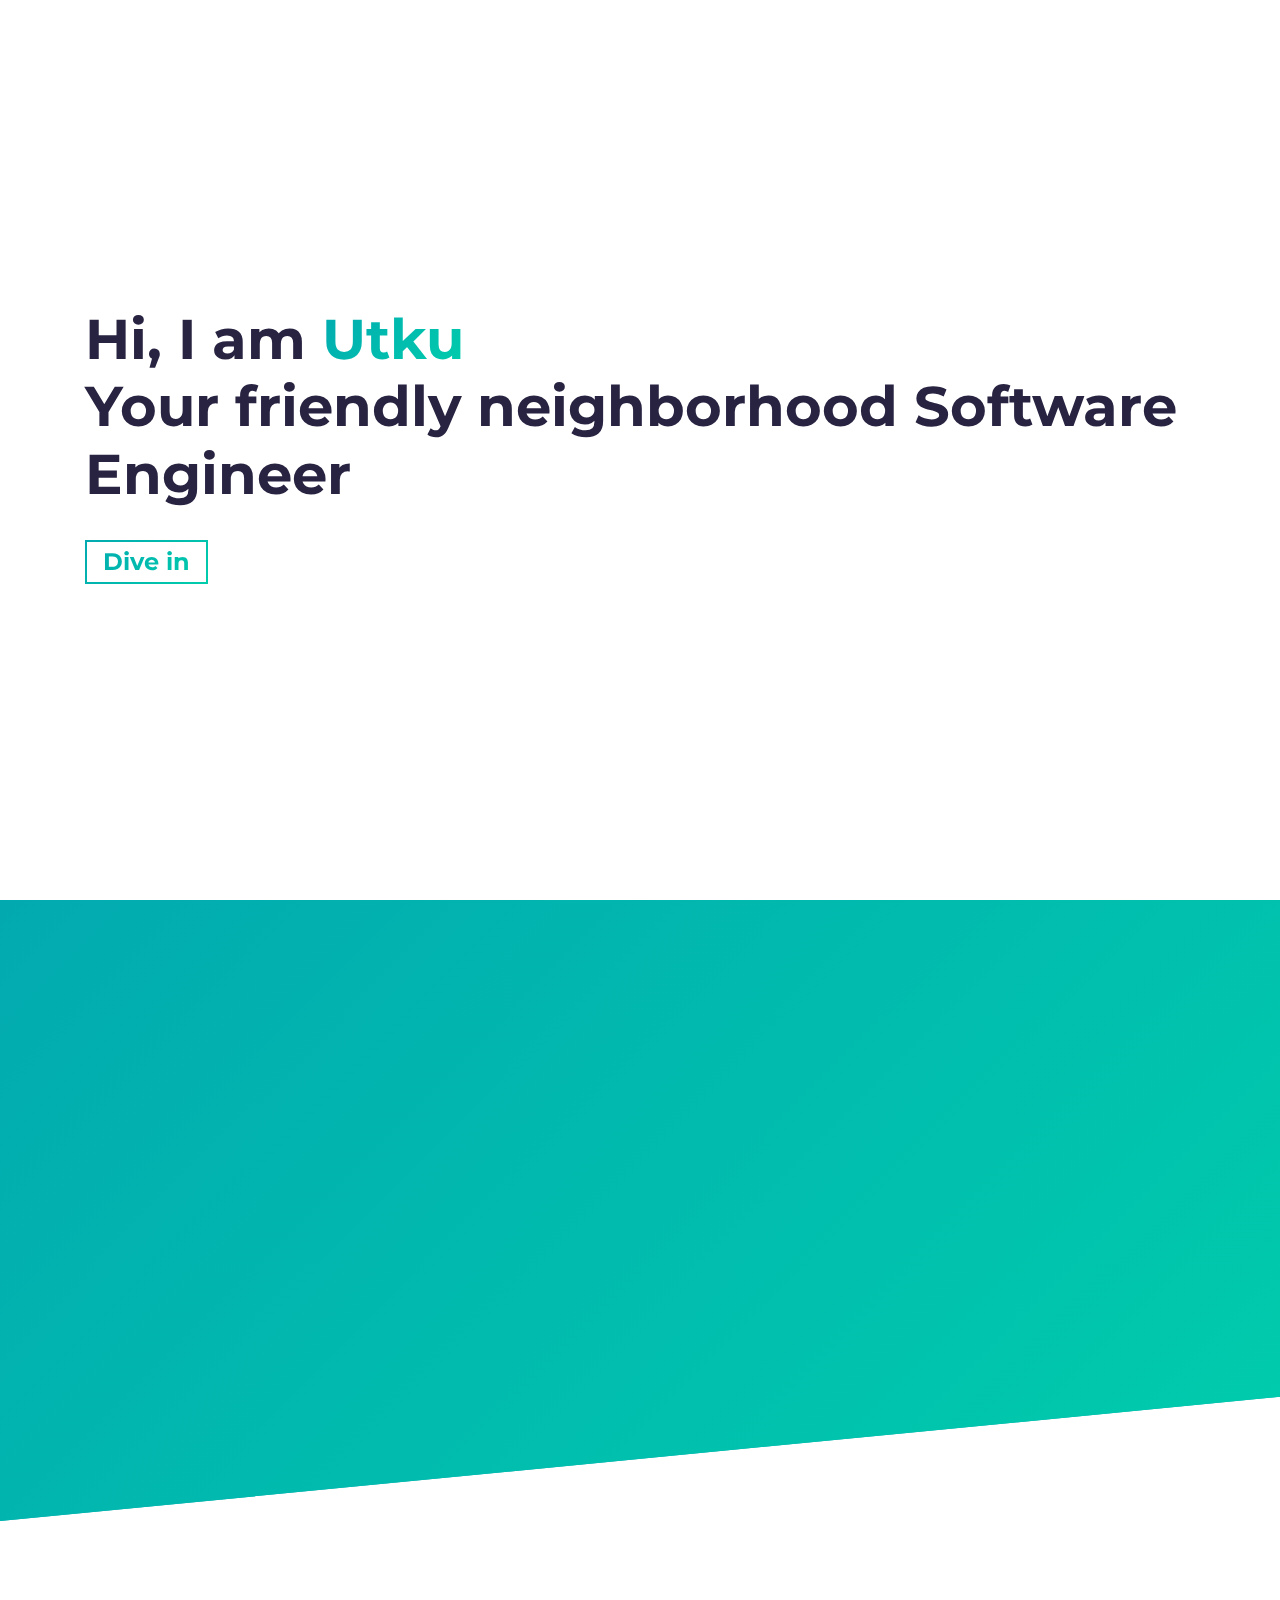
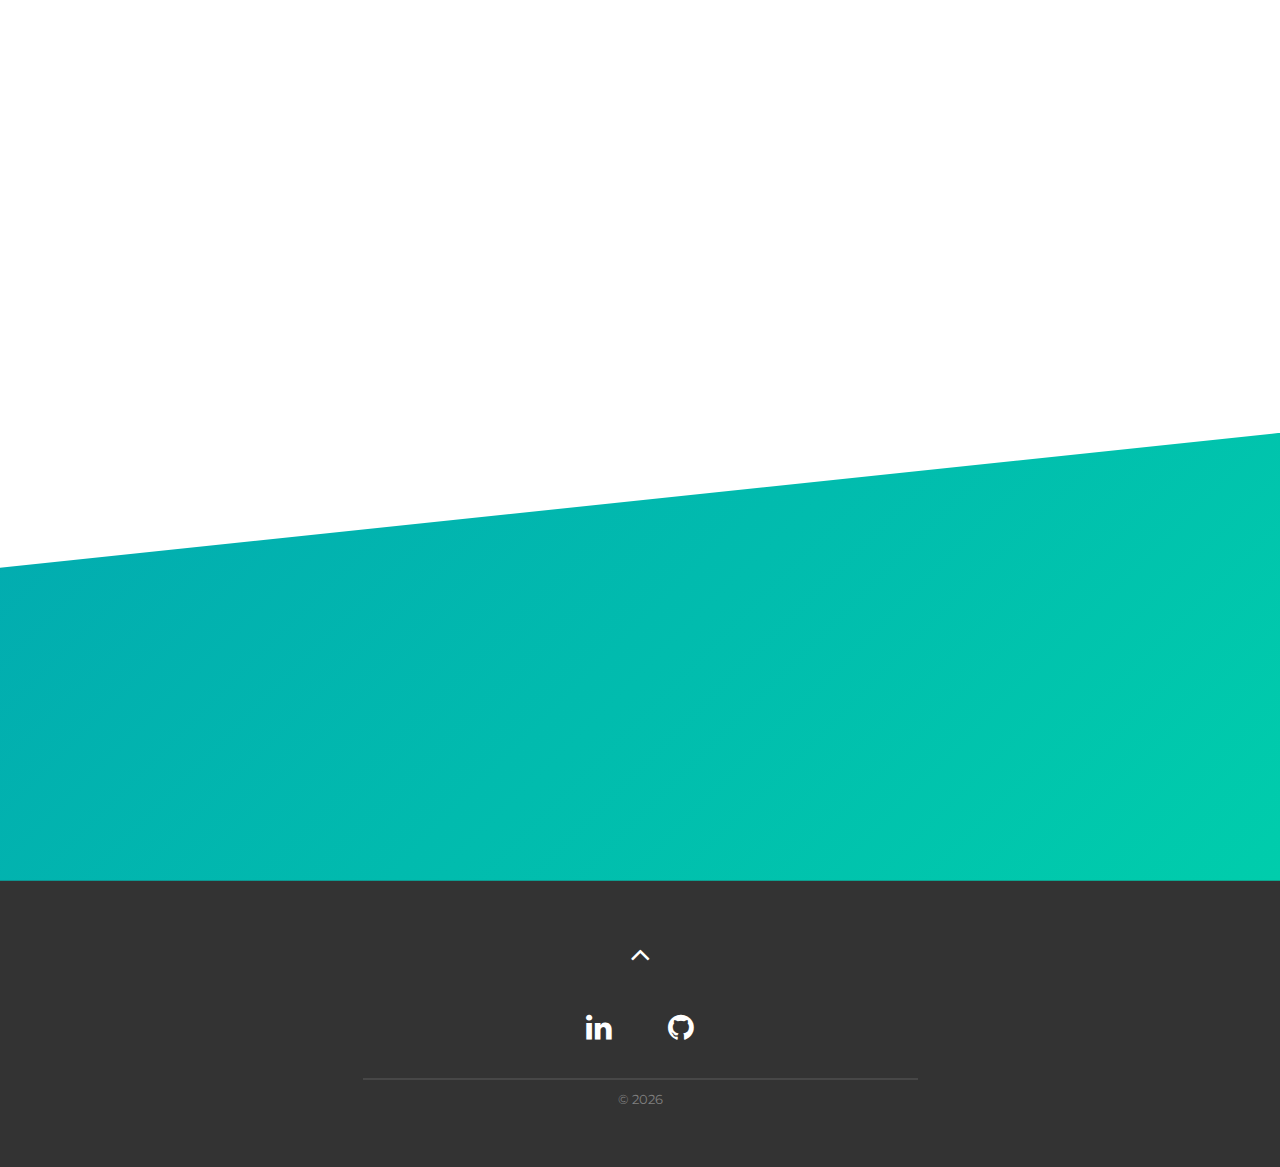
<file: index.html>
<!DOCTYPE html><html lang="en"><head><meta charSet="utf-8"/><meta http-equiv="x-ua-compatible" content="ie=edge"/><meta name="viewport" content="width=device-width, initial-scale=1, shrink-to-fit=no"/><style data-href="/styles.3cd1581ad58c7a727e04.css" id="gatsby-global-css">@import url(https://fonts.googleapis.com/css?family=Montserrat:400,700&display=swap);
/*!
 * Bootstrap v4.6.2 (https://getbootstrap.com/)
 * Copyright 2011-2022 The Bootstrap Authors
 * Copyright 2011-2022 Twitter, Inc.
 * Licensed under MIT (https://github.com/twbs/bootstrap/blob/main/LICENSE)
 */:root{--blue:#007bff;--indigo:#6610f2;--purple:#6f42c1;--pink:#e83e8c;--red:#dc3545;--orange:#fd7e14;--yellow:#ffc107;--green:#28a745;--teal:#20c997;--cyan:#17a2b8;--white:#fff;--gray:#6c757d;--gray-dark:#343a40;--primary:#007bff;--secondary:#6c757d;--success:#28a745;--info:#17a2b8;--warning:#ffc107;--danger:#dc3545;--light:#f8f9fa;--dark:#343a40;--breakpoint-xs:0;--breakpoint-sm:576px;--breakpoint-md:768px;--breakpoint-lg:992px;--breakpoint-xl:1200px;--font-family-sans-serif:-apple-system,BlinkMacSystemFont,"Segoe UI",Roboto,"Helvetica Neue",Arial,"Noto Sans","Liberation Sans",sans-serif,"Apple Color Emoji","Segoe UI Emoji","Segoe UI Symbol","Noto Color Emoji";--font-family-monospace:SFMono-Regular,Menlo,Monaco,Consolas,"Liberation Mono","Courier New",monospace}*,:after,:before{box-sizing:border-box}html{font-family:sans-serif;line-height:1.15;-webkit-text-size-adjust:100%;-webkit-tap-highlight-color:transparent}article,aside,figcaption,figure,footer,header,hgroup,main,nav,section{display:block}body{margin:0;font-family:-apple-system,BlinkMacSystemFont,Segoe UI,Roboto,Helvetica Neue,Arial,Noto Sans,Liberation Sans,sans-serif,Apple Color Emoji,Segoe UI Emoji,Segoe UI Symbol,Noto Color Emoji;font-size:1rem;font-weight:400;line-height:1.5;color:#212529;text-align:left;background-color:#fff}[tabindex="-1"]:focus:not(:focus-visible){outline:0!important}hr{box-sizing:content-box;height:0;overflow:visible}h1,h2,h3,h4,h5,h6{margin-top:0;margin-bottom:.5rem}p{margin-top:0;margin-bottom:1rem}abbr[data-original-title],abbr[title]{text-decoration:underline;-webkit-text-decoration:underline dotted;text-decoration:underline dotted;cursor:help;border-bottom:0;-webkit-text-decoration-skip-ink:none;text-decoration-skip-ink:none}address{font-style:normal;line-height:inherit}address,dl,ol,ul{margin-bottom:1rem}dl,ol,ul{margin-top:0}ol ol,ol ul,ul ol,ul ul{margin-bottom:0}dt{font-weight:700}dd{margin-bottom:.5rem;margin-left:0}blockquote{margin:0 0 1rem}b,strong{font-weight:bolder}small{font-size:80%}sub,sup{position:relative;font-size:75%;line-height:0;vertical-align:baseline}sub{bottom:-.25em}sup{top:-.5em}a{color:#007bff;text-decoration:none;background-color:transparent}a:hover{color:#0056b3;text-decoration:underline}a:not([href]):not([class]),a:not([href]):not([class]):hover{color:inherit;text-decoration:none}code,kbd,pre,samp{font-family:SFMono-Regular,Menlo,Monaco,Consolas,Liberation Mono,Courier New,monospace;font-size:1em}pre{margin-top:0;margin-bottom:1rem;overflow:auto;-ms-overflow-style:scrollbar}figure{margin:0 0 1rem}img{border-style:none}img,svg{vertical-align:middle}svg{overflow:hidden}table{border-collapse:collapse}caption{padding-top:.75rem;padding-bottom:.75rem;color:#6c757d;text-align:left;caption-side:bottom}th{text-align:inherit;text-align:-webkit-match-parent}label{display:inline-block;margin-bottom:.5rem}button{border-radius:0}button:focus:not(:focus-visible){outline:0}button,input,optgroup,select,textarea{margin:0;font-family:inherit;font-size:inherit;line-height:inherit}button,input{overflow:visible}button,select{text-transform:none}[role=button]{cursor:pointer}select{word-wrap:normal}[type=button],[type=reset],[type=submit],button{-webkit-appearance:button}[type=button]:not(:disabled),[type=reset]:not(:disabled),[type=submit]:not(:disabled),button:not(:disabled){cursor:pointer}[type=button]::-moz-focus-inner,[type=reset]::-moz-focus-inner,[type=submit]::-moz-focus-inner,button::-moz-focus-inner{padding:0;border-style:none}input[type=checkbox],input[type=radio]{box-sizing:border-box;padding:0}textarea{overflow:auto;resize:vertical}fieldset{min-width:0;padding:0;margin:0;border:0}legend{display:block;width:100%;max-width:100%;padding:0;margin-bottom:.5rem;font-size:1.5rem;line-height:inherit;color:inherit;white-space:normal}progress{vertical-align:baseline}[type=number]::-webkit-inner-spin-button,[type=number]::-webkit-outer-spin-button{height:auto}[type=search]{outline-offset:-2px;-webkit-appearance:none}[type=search]::-webkit-search-decoration{-webkit-appearance:none}::-webkit-file-upload-button{font:inherit;-webkit-appearance:button}output{display:inline-block}summary{display:list-item;cursor:pointer}template{display:none}[hidden]{display:none!important}.h1,.h2,.h3,.h4,.h5,.h6,h1,h2,h3,h4,h5,h6{margin-bottom:.5rem;font-weight:500;line-height:1.2}.h1,h1{font-size:2.5rem}.h2,h2{font-size:2rem}.h3,h3{font-size:1.75rem}.h4,h4{font-size:1.5rem}.h5,h5{font-size:1.25rem}.h6,h6{font-size:1rem}.lead{font-size:1.25rem;font-weight:300}.display-1{font-size:6rem}.display-1,.display-2{font-weight:300;line-height:1.2}.display-2{font-size:5.5rem}.display-3{font-size:4.5rem}.display-3,.display-4{font-weight:300;line-height:1.2}.display-4{font-size:3.5rem}hr{margin-top:1rem;margin-bottom:1rem;border:0;border-top:1px solid rgba(0,0,0,.1)}.small,small{font-size:.875em;font-weight:400}.mark,mark{padding:.2em;background-color:#fcf8e3}.list-inline,.list-unstyled{padding-left:0;list-style:none}.list-inline-item{display:inline-block}.list-inline-item:not(:last-child){margin-right:.5rem}.initialism{font-size:90%;text-transform:uppercase}.blockquote{margin-bottom:1rem;font-size:1.25rem}.blockquote-footer{display:block;font-size:.875em;color:#6c757d}.blockquote-footer:before{content:"\2014\A0"}.img-fluid,.img-thumbnail{max-width:100%;height:auto}.img-thumbnail{padding:.25rem;background-color:#fff;border:1px solid #dee2e6;border-radius:.25rem}.figure{display:inline-block}.figure-img{margin-bottom:.5rem;line-height:1}.figure-caption{font-size:90%;color:#6c757d}code{font-size:87.5%;color:#e83e8c;word-wrap:break-word}a>code{color:inherit}kbd{padding:.2rem .4rem;font-size:87.5%;color:#fff;background-color:#212529;border-radius:.2rem}kbd kbd{padding:0;font-size:100%;font-weight:700}pre{display:block;font-size:87.5%;color:#212529}pre code{font-size:inherit;color:inherit;word-break:normal}.pre-scrollable{max-height:340px;overflow-y:scroll}.container,.container-fluid,.container-lg,.container-md,.container-sm,.container-xl{width:100%;padding-right:15px;padding-left:15px;margin-right:auto;margin-left:auto}@media (min-width:576px){.container,.container-sm{max-width:540px}}@media (min-width:768px){.container,.container-md,.container-sm{max-width:720px}}@media (min-width:992px){.container,.container-lg,.container-md,.container-sm{max-width:960px}}@media (min-width:1200px){.container,.container-lg,.container-md,.container-sm,.container-xl{max-width:1140px}}.row{display:flex;flex-wrap:wrap;margin-right:-15px;margin-left:-15px}.no-gutters{margin-right:0;margin-left:0}.no-gutters>.col,.no-gutters>[class*=col-]{padding-right:0;padding-left:0}.col,.col-1,.col-2,.col-3,.col-4,.col-5,.col-6,.col-7,.col-8,.col-9,.col-10,.col-11,.col-12,.col-auto,.col-lg,.col-lg-1,.col-lg-2,.col-lg-3,.col-lg-4,.col-lg-5,.col-lg-6,.col-lg-7,.col-lg-8,.col-lg-9,.col-lg-10,.col-lg-11,.col-lg-12,.col-lg-auto,.col-md,.col-md-1,.col-md-2,.col-md-3,.col-md-4,.col-md-5,.col-md-6,.col-md-7,.col-md-8,.col-md-9,.col-md-10,.col-md-11,.col-md-12,.col-md-auto,.col-sm,.col-sm-1,.col-sm-2,.col-sm-3,.col-sm-4,.col-sm-5,.col-sm-6,.col-sm-7,.col-sm-8,.col-sm-9,.col-sm-10,.col-sm-11,.col-sm-12,.col-sm-auto,.col-xl,.col-xl-1,.col-xl-2,.col-xl-3,.col-xl-4,.col-xl-5,.col-xl-6,.col-xl-7,.col-xl-8,.col-xl-9,.col-xl-10,.col-xl-11,.col-xl-12,.col-xl-auto{position:relative;width:100%;padding-right:15px;padding-left:15px}.col{flex-basis:0;flex-grow:1;max-width:100%}.row-cols-1>*{flex:0 0 100%;max-width:100%}.row-cols-2>*{flex:0 0 50%;max-width:50%}.row-cols-3>*{flex:0 0 33.333333%;max-width:33.333333%}.row-cols-4>*{flex:0 0 25%;max-width:25%}.row-cols-5>*{flex:0 0 20%;max-width:20%}.row-cols-6>*{flex:0 0 16.666667%;max-width:16.666667%}.col-auto{flex:0 0 auto;width:auto;max-width:100%}.col-1{flex:0 0 8.333333%;max-width:8.333333%}.col-2{flex:0 0 16.666667%;max-width:16.666667%}.col-3{flex:0 0 25%;max-width:25%}.col-4{flex:0 0 33.333333%;max-width:33.333333%}.col-5{flex:0 0 41.666667%;max-width:41.666667%}.col-6{flex:0 0 50%;max-width:50%}.col-7{flex:0 0 58.333333%;max-width:58.333333%}.col-8{flex:0 0 66.666667%;max-width:66.666667%}.col-9{flex:0 0 75%;max-width:75%}.col-10{flex:0 0 83.333333%;max-width:83.333333%}.col-11{flex:0 0 91.666667%;max-width:91.666667%}.col-12{flex:0 0 100%;max-width:100%}.order-first{order:-1}.order-last{order:13}.order-0{order:0}.order-1{order:1}.order-2{order:2}.order-3{order:3}.order-4{order:4}.order-5{order:5}.order-6{order:6}.order-7{order:7}.order-8{order:8}.order-9{order:9}.order-10{order:10}.order-11{order:11}.order-12{order:12}.offset-1{margin-left:8.333333%}.offset-2{margin-left:16.666667%}.offset-3{margin-left:25%}.offset-4{margin-left:33.333333%}.offset-5{margin-left:41.666667%}.offset-6{margin-left:50%}.offset-7{margin-left:58.333333%}.offset-8{margin-left:66.666667%}.offset-9{margin-left:75%}.offset-10{margin-left:83.333333%}.offset-11{margin-left:91.666667%}@media (min-width:576px){.col-sm{flex-basis:0;flex-grow:1;max-width:100%}.row-cols-sm-1>*{flex:0 0 100%;max-width:100%}.row-cols-sm-2>*{flex:0 0 50%;max-width:50%}.row-cols-sm-3>*{flex:0 0 33.333333%;max-width:33.333333%}.row-cols-sm-4>*{flex:0 0 25%;max-width:25%}.row-cols-sm-5>*{flex:0 0 20%;max-width:20%}.row-cols-sm-6>*{flex:0 0 16.666667%;max-width:16.666667%}.col-sm-auto{flex:0 0 auto;width:auto;max-width:100%}.col-sm-1{flex:0 0 8.333333%;max-width:8.333333%}.col-sm-2{flex:0 0 16.666667%;max-width:16.666667%}.col-sm-3{flex:0 0 25%;max-width:25%}.col-sm-4{flex:0 0 33.333333%;max-width:33.333333%}.col-sm-5{flex:0 0 41.666667%;max-width:41.666667%}.col-sm-6{flex:0 0 50%;max-width:50%}.col-sm-7{flex:0 0 58.333333%;max-width:58.333333%}.col-sm-8{flex:0 0 66.666667%;max-width:66.666667%}.col-sm-9{flex:0 0 75%;max-width:75%}.col-sm-10{flex:0 0 83.333333%;max-width:83.333333%}.col-sm-11{flex:0 0 91.666667%;max-width:91.666667%}.col-sm-12{flex:0 0 100%;max-width:100%}.order-sm-first{order:-1}.order-sm-last{order:13}.order-sm-0{order:0}.order-sm-1{order:1}.order-sm-2{order:2}.order-sm-3{order:3}.order-sm-4{order:4}.order-sm-5{order:5}.order-sm-6{order:6}.order-sm-7{order:7}.order-sm-8{order:8}.order-sm-9{order:9}.order-sm-10{order:10}.order-sm-11{order:11}.order-sm-12{order:12}.offset-sm-0{margin-left:0}.offset-sm-1{margin-left:8.333333%}.offset-sm-2{margin-left:16.666667%}.offset-sm-3{margin-left:25%}.offset-sm-4{margin-left:33.333333%}.offset-sm-5{margin-left:41.666667%}.offset-sm-6{margin-left:50%}.offset-sm-7{margin-left:58.333333%}.offset-sm-8{margin-left:66.666667%}.offset-sm-9{margin-left:75%}.offset-sm-10{margin-left:83.333333%}.offset-sm-11{margin-left:91.666667%}}@media (min-width:768px){.col-md{flex-basis:0;flex-grow:1;max-width:100%}.row-cols-md-1>*{flex:0 0 100%;max-width:100%}.row-cols-md-2>*{flex:0 0 50%;max-width:50%}.row-cols-md-3>*{flex:0 0 33.333333%;max-width:33.333333%}.row-cols-md-4>*{flex:0 0 25%;max-width:25%}.row-cols-md-5>*{flex:0 0 20%;max-width:20%}.row-cols-md-6>*{flex:0 0 16.666667%;max-width:16.666667%}.col-md-auto{flex:0 0 auto;width:auto;max-width:100%}.col-md-1{flex:0 0 8.333333%;max-width:8.333333%}.col-md-2{flex:0 0 16.666667%;max-width:16.666667%}.col-md-3{flex:0 0 25%;max-width:25%}.col-md-4{flex:0 0 33.333333%;max-width:33.333333%}.col-md-5{flex:0 0 41.666667%;max-width:41.666667%}.col-md-6{flex:0 0 50%;max-width:50%}.col-md-7{flex:0 0 58.333333%;max-width:58.333333%}.col-md-8{flex:0 0 66.666667%;max-width:66.666667%}.col-md-9{flex:0 0 75%;max-width:75%}.col-md-10{flex:0 0 83.333333%;max-width:83.333333%}.col-md-11{flex:0 0 91.666667%;max-width:91.666667%}.col-md-12{flex:0 0 100%;max-width:100%}.order-md-first{order:-1}.order-md-last{order:13}.order-md-0{order:0}.order-md-1{order:1}.order-md-2{order:2}.order-md-3{order:3}.order-md-4{order:4}.order-md-5{order:5}.order-md-6{order:6}.order-md-7{order:7}.order-md-8{order:8}.order-md-9{order:9}.order-md-10{order:10}.order-md-11{order:11}.order-md-12{order:12}.offset-md-0{margin-left:0}.offset-md-1{margin-left:8.333333%}.offset-md-2{margin-left:16.666667%}.offset-md-3{margin-left:25%}.offset-md-4{margin-left:33.333333%}.offset-md-5{margin-left:41.666667%}.offset-md-6{margin-left:50%}.offset-md-7{margin-left:58.333333%}.offset-md-8{margin-left:66.666667%}.offset-md-9{margin-left:75%}.offset-md-10{margin-left:83.333333%}.offset-md-11{margin-left:91.666667%}}@media (min-width:992px){.col-lg{flex-basis:0;flex-grow:1;max-width:100%}.row-cols-lg-1>*{flex:0 0 100%;max-width:100%}.row-cols-lg-2>*{flex:0 0 50%;max-width:50%}.row-cols-lg-3>*{flex:0 0 33.333333%;max-width:33.333333%}.row-cols-lg-4>*{flex:0 0 25%;max-width:25%}.row-cols-lg-5>*{flex:0 0 20%;max-width:20%}.row-cols-lg-6>*{flex:0 0 16.666667%;max-width:16.666667%}.col-lg-auto{flex:0 0 auto;width:auto;max-width:100%}.col-lg-1{flex:0 0 8.333333%;max-width:8.333333%}.col-lg-2{flex:0 0 16.666667%;max-width:16.666667%}.col-lg-3{flex:0 0 25%;max-width:25%}.col-lg-4{flex:0 0 33.333333%;max-width:33.333333%}.col-lg-5{flex:0 0 41.666667%;max-width:41.666667%}.col-lg-6{flex:0 0 50%;max-width:50%}.col-lg-7{flex:0 0 58.333333%;max-width:58.333333%}.col-lg-8{flex:0 0 66.666667%;max-width:66.666667%}.col-lg-9{flex:0 0 75%;max-width:75%}.col-lg-10{flex:0 0 83.333333%;max-width:83.333333%}.col-lg-11{flex:0 0 91.666667%;max-width:91.666667%}.col-lg-12{flex:0 0 100%;max-width:100%}.order-lg-first{order:-1}.order-lg-last{order:13}.order-lg-0{order:0}.order-lg-1{order:1}.order-lg-2{order:2}.order-lg-3{order:3}.order-lg-4{order:4}.order-lg-5{order:5}.order-lg-6{order:6}.order-lg-7{order:7}.order-lg-8{order:8}.order-lg-9{order:9}.order-lg-10{order:10}.order-lg-11{order:11}.order-lg-12{order:12}.offset-lg-0{margin-left:0}.offset-lg-1{margin-left:8.333333%}.offset-lg-2{margin-left:16.666667%}.offset-lg-3{margin-left:25%}.offset-lg-4{margin-left:33.333333%}.offset-lg-5{margin-left:41.666667%}.offset-lg-6{margin-left:50%}.offset-lg-7{margin-left:58.333333%}.offset-lg-8{margin-left:66.666667%}.offset-lg-9{margin-left:75%}.offset-lg-10{margin-left:83.333333%}.offset-lg-11{margin-left:91.666667%}}@media (min-width:1200px){.col-xl{flex-basis:0;flex-grow:1;max-width:100%}.row-cols-xl-1>*{flex:0 0 100%;max-width:100%}.row-cols-xl-2>*{flex:0 0 50%;max-width:50%}.row-cols-xl-3>*{flex:0 0 33.333333%;max-width:33.333333%}.row-cols-xl-4>*{flex:0 0 25%;max-width:25%}.row-cols-xl-5>*{flex:0 0 20%;max-width:20%}.row-cols-xl-6>*{flex:0 0 16.666667%;max-width:16.666667%}.col-xl-auto{flex:0 0 auto;width:auto;max-width:100%}.col-xl-1{flex:0 0 8.333333%;max-width:8.333333%}.col-xl-2{flex:0 0 16.666667%;max-width:16.666667%}.col-xl-3{flex:0 0 25%;max-width:25%}.col-xl-4{flex:0 0 33.333333%;max-width:33.333333%}.col-xl-5{flex:0 0 41.666667%;max-width:41.666667%}.col-xl-6{flex:0 0 50%;max-width:50%}.col-xl-7{flex:0 0 58.333333%;max-width:58.333333%}.col-xl-8{flex:0 0 66.666667%;max-width:66.666667%}.col-xl-9{flex:0 0 75%;max-width:75%}.col-xl-10{flex:0 0 83.333333%;max-width:83.333333%}.col-xl-11{flex:0 0 91.666667%;max-width:91.666667%}.col-xl-12{flex:0 0 100%;max-width:100%}.order-xl-first{order:-1}.order-xl-last{order:13}.order-xl-0{order:0}.order-xl-1{order:1}.order-xl-2{order:2}.order-xl-3{order:3}.order-xl-4{order:4}.order-xl-5{order:5}.order-xl-6{order:6}.order-xl-7{order:7}.order-xl-8{order:8}.order-xl-9{order:9}.order-xl-10{order:10}.order-xl-11{order:11}.order-xl-12{order:12}.offset-xl-0{margin-left:0}.offset-xl-1{margin-left:8.333333%}.offset-xl-2{margin-left:16.666667%}.offset-xl-3{margin-left:25%}.offset-xl-4{margin-left:33.333333%}.offset-xl-5{margin-left:41.666667%}.offset-xl-6{margin-left:50%}.offset-xl-7{margin-left:58.333333%}.offset-xl-8{margin-left:66.666667%}.offset-xl-9{margin-left:75%}.offset-xl-10{margin-left:83.333333%}.offset-xl-11{margin-left:91.666667%}}.table{width:100%;margin-bottom:1rem;color:#212529}.table td,.table th{padding:.75rem;vertical-align:top;border-top:1px solid #dee2e6}.table thead th{vertical-align:bottom;border-bottom:2px solid #dee2e6}.table tbody+tbody{border-top:2px solid #dee2e6}.table-sm td,.table-sm th{padding:.3rem}.table-bordered,.table-bordered td,.table-bordered th{border:1px solid #dee2e6}.table-bordered thead td,.table-bordered thead th{border-bottom-width:2px}.table-borderless tbody+tbody,.table-borderless td,.table-borderless th,.table-borderless thead th{border:0}.table-striped tbody tr:nth-of-type(odd){background-color:rgba(0,0,0,.05)}.table-hover tbody tr:hover{color:#212529;background-color:rgba(0,0,0,.075)}.table-primary,.table-primary>td,.table-primary>th{background-color:#b8daff}.table-primary tbody+tbody,.table-primary td,.table-primary th,.table-primary thead th{border-color:#7abaff}.table-hover .table-primary:hover,.table-hover .table-primary:hover>td,.table-hover .table-primary:hover>th{background-color:#9fcdff}.table-secondary,.table-secondary>td,.table-secondary>th{background-color:#d6d8db}.table-secondary tbody+tbody,.table-secondary td,.table-secondary th,.table-secondary thead th{border-color:#b3b7bb}.table-hover .table-secondary:hover,.table-hover .table-secondary:hover>td,.table-hover .table-secondary:hover>th{background-color:#c8cbcf}.table-success,.table-success>td,.table-success>th{background-color:#c3e6cb}.table-success tbody+tbody,.table-success td,.table-success th,.table-success thead th{border-color:#8fd19e}.table-hover .table-success:hover,.table-hover .table-success:hover>td,.table-hover .table-success:hover>th{background-color:#b1dfbb}.table-info,.table-info>td,.table-info>th{background-color:#bee5eb}.table-info tbody+tbody,.table-info td,.table-info th,.table-info thead th{border-color:#86cfda}.table-hover .table-info:hover,.table-hover .table-info:hover>td,.table-hover .table-info:hover>th{background-color:#abdde5}.table-warning,.table-warning>td,.table-warning>th{background-color:#ffeeba}.table-warning tbody+tbody,.table-warning td,.table-warning th,.table-warning thead th{border-color:#ffdf7e}.table-hover .table-warning:hover,.table-hover .table-warning:hover>td,.table-hover .table-warning:hover>th{background-color:#ffe8a1}.table-danger,.table-danger>td,.table-danger>th{background-color:#f5c6cb}.table-danger tbody+tbody,.table-danger td,.table-danger th,.table-danger thead th{border-color:#ed969e}.table-hover .table-danger:hover,.table-hover .table-danger:hover>td,.table-hover .table-danger:hover>th{background-color:#f1b0b7}.table-light,.table-light>td,.table-light>th{background-color:#fdfdfe}.table-light tbody+tbody,.table-light td,.table-light th,.table-light thead th{border-color:#fbfcfc}.table-hover .table-light:hover,.table-hover .table-light:hover>td,.table-hover .table-light:hover>th{background-color:#ececf6}.table-dark,.table-dark>td,.table-dark>th{background-color:#c6c8ca}.table-dark tbody+tbody,.table-dark td,.table-dark th,.table-dark thead th{border-color:#95999c}.table-hover .table-dark:hover,.table-hover .table-dark:hover>td,.table-hover .table-dark:hover>th{background-color:#b9bbbe}.table-active,.table-active>td,.table-active>th,.table-hover .table-active:hover,.table-hover .table-active:hover>td,.table-hover .table-active:hover>th{background-color:rgba(0,0,0,.075)}.table .thead-dark th{color:#fff;background-color:#343a40;border-color:#454d55}.table .thead-light th{color:#495057;background-color:#e9ecef;border-color:#dee2e6}.table-dark{color:#fff;background-color:#343a40}.table-dark td,.table-dark th,.table-dark thead th{border-color:#454d55}.table-dark.table-bordered{border:0}.table-dark.table-striped tbody tr:nth-of-type(odd){background-color:hsla(0,0%,100%,.05)}.table-dark.table-hover tbody tr:hover{color:#fff;background-color:hsla(0,0%,100%,.075)}@media (max-width:575.98px){.table-responsive-sm{display:block;width:100%;overflow-x:auto;-webkit-overflow-scrolling:touch}.table-responsive-sm>.table-bordered{border:0}}@media (max-width:767.98px){.table-responsive-md{display:block;width:100%;overflow-x:auto;-webkit-overflow-scrolling:touch}.table-responsive-md>.table-bordered{border:0}}@media (max-width:991.98px){.table-responsive-lg{display:block;width:100%;overflow-x:auto;-webkit-overflow-scrolling:touch}.table-responsive-lg>.table-bordered{border:0}}@media (max-width:1199.98px){.table-responsive-xl{display:block;width:100%;overflow-x:auto;-webkit-overflow-scrolling:touch}.table-responsive-xl>.table-bordered{border:0}}.table-responsive{display:block;width:100%;overflow-x:auto;-webkit-overflow-scrolling:touch}.table-responsive>.table-bordered{border:0}.form-control{display:block;width:100%;height:calc(1.5em + .75rem + 2px);padding:.375rem .75rem;font-size:1rem;font-weight:400;line-height:1.5;color:#495057;background-color:#fff;background-clip:padding-box;border:1px solid #ced4da;border-radius:.25rem;transition:border-color .15s ease-in-out,box-shadow .15s ease-in-out}@media (prefers-reduced-motion:reduce){.form-control{transition:none}}.form-control::-ms-expand{background-color:transparent;border:0}.form-control:focus{color:#495057;background-color:#fff;border-color:#80bdff;outline:0;box-shadow:0 0 0 .2rem rgba(0,123,255,.25)}.form-control::-webkit-input-placeholder{color:#6c757d;opacity:1}.form-control::placeholder{color:#6c757d;opacity:1}.form-control:disabled,.form-control[readonly]{background-color:#e9ecef;opacity:1}input[type=date].form-control,input[type=datetime-local].form-control,input[type=month].form-control,input[type=time].form-control{-webkit-appearance:none;appearance:none}select.form-control:-moz-focusring{color:transparent;text-shadow:0 0 0 #495057}select.form-control:focus::-ms-value{color:#495057;background-color:#fff}.form-control-file,.form-control-range{display:block;width:100%}.col-form-label{padding-top:calc(.375rem + 1px);padding-bottom:calc(.375rem + 1px);margin-bottom:0;font-size:inherit;line-height:1.5}.col-form-label-lg{padding-top:calc(.5rem + 1px);padding-bottom:calc(.5rem + 1px);font-size:1.25rem;line-height:1.5}.col-form-label-sm{padding-top:calc(.25rem + 1px);padding-bottom:calc(.25rem + 1px);font-size:.875rem;line-height:1.5}.form-control-plaintext{display:block;width:100%;padding:.375rem 0;margin-bottom:0;font-size:1rem;line-height:1.5;color:#212529;background-color:transparent;border:solid transparent;border-width:1px 0}.form-control-plaintext.form-control-lg,.form-control-plaintext.form-control-sm{padding-right:0;padding-left:0}.form-control-sm{height:calc(1.5em + .5rem + 2px);padding:.25rem .5rem;font-size:.875rem;line-height:1.5;border-radius:.2rem}.form-control-lg{height:calc(1.5em + 1rem + 2px);padding:.5rem 1rem;font-size:1.25rem;line-height:1.5;border-radius:.3rem}select.form-control[multiple],select.form-control[size],textarea.form-control{height:auto}.form-group{margin-bottom:1rem}.form-text{display:block;margin-top:.25rem}.form-row{display:flex;flex-wrap:wrap;margin-right:-5px;margin-left:-5px}.form-row>.col,.form-row>[class*=col-]{padding-right:5px;padding-left:5px}.form-check{position:relative;display:block;padding-left:1.25rem}.form-check-input{position:absolute;margin-top:.3rem;margin-left:-1.25rem}.form-check-input:disabled~.form-check-label,.form-check-input[disabled]~.form-check-label{color:#6c757d}.form-check-label{margin-bottom:0}.form-check-inline{display:inline-flex;align-items:center;padding-left:0;margin-right:.75rem}.form-check-inline .form-check-input{position:static;margin-top:0;margin-right:.3125rem;margin-left:0}.valid-feedback{display:none;width:100%;margin-top:.25rem;font-size:.875em;color:#28a745}.valid-tooltip{position:absolute;top:100%;left:0;z-index:5;display:none;max-width:100%;padding:.25rem .5rem;margin-top:.1rem;font-size:.875rem;line-height:1.5;color:#fff;background-color:rgba(40,167,69,.9);border-radius:.25rem}.form-row>.col>.valid-tooltip,.form-row>[class*=col-]>.valid-tooltip{left:5px}.is-valid~.valid-feedback,.is-valid~.valid-tooltip,.was-validated :valid~.valid-feedback,.was-validated :valid~.valid-tooltip{display:block}.form-control.is-valid,.was-validated .form-control:valid{border-color:#28a745;padding-right:calc(1.5em + .75rem)!important;background-image:url("data:image/svg+xml;charset=utf-8,%3Csvg xmlns='http://www.w3.org/2000/svg' width='8' height='8' viewBox='0 0 8 8'%3E%3Cpath fill='%2328a745' d='M2.3 6.73L.6 4.53c-.4-1.04.46-1.4 1.1-.8l1.1 1.4 3.4-3.8c.6-.63 1.6-.27 1.2.7l-4 4.6c-.43.5-.8.4-1.1.1z'/%3E%3C/svg%3E");background-repeat:no-repeat;background-position:right calc(.375em + .1875rem) center;background-size:calc(.75em + .375rem) calc(.75em + .375rem)}.form-control.is-valid:focus,.was-validated .form-control:valid:focus{border-color:#28a745;box-shadow:0 0 0 .2rem rgba(40,167,69,.25)}.was-validated select.form-control:valid,select.form-control.is-valid{padding-right:3rem!important;background-position:right 1.5rem center}.was-validated textarea.form-control:valid,textarea.form-control.is-valid{padding-right:calc(1.5em + .75rem);background-position:top calc(.375em + .1875rem) right calc(.375em + .1875rem)}.custom-select.is-valid,.was-validated .custom-select:valid{border-color:#28a745;padding-right:calc(.75em + 2.3125rem)!important;background:url("data:image/svg+xml;charset=utf-8,%3Csvg xmlns='http://www.w3.org/2000/svg' width='4' height='5' viewBox='0 0 4 5'%3E%3Cpath fill='%23343a40' d='M2 0L0 2h4zm0 5L0 3h4z'/%3E%3C/svg%3E") right .75rem center/8px 10px no-repeat,#fff url("data:image/svg+xml;charset=utf-8,%3Csvg xmlns='http://www.w3.org/2000/svg' width='8' height='8' viewBox='0 0 8 8'%3E%3Cpath fill='%2328a745' d='M2.3 6.73L.6 4.53c-.4-1.04.46-1.4 1.1-.8l1.1 1.4 3.4-3.8c.6-.63 1.6-.27 1.2.7l-4 4.6c-.43.5-.8.4-1.1.1z'/%3E%3C/svg%3E") center right 1.75rem/calc(.75em + .375rem) calc(.75em + .375rem) no-repeat}.custom-select.is-valid:focus,.was-validated .custom-select:valid:focus{border-color:#28a745;box-shadow:0 0 0 .2rem rgba(40,167,69,.25)}.form-check-input.is-valid~.form-check-label,.was-validated .form-check-input:valid~.form-check-label{color:#28a745}.form-check-input.is-valid~.valid-feedback,.form-check-input.is-valid~.valid-tooltip,.was-validated .form-check-input:valid~.valid-feedback,.was-validated .form-check-input:valid~.valid-tooltip{display:block}.custom-control-input.is-valid~.custom-control-label,.was-validated .custom-control-input:valid~.custom-control-label{color:#28a745}.custom-control-input.is-valid~.custom-control-label:before,.was-validated .custom-control-input:valid~.custom-control-label:before{border-color:#28a745}.custom-control-input.is-valid:checked~.custom-control-label:before,.was-validated .custom-control-input:valid:checked~.custom-control-label:before{border-color:#34ce57;background-color:#34ce57}.custom-control-input.is-valid:focus~.custom-control-label:before,.was-validated .custom-control-input:valid:focus~.custom-control-label:before{box-shadow:0 0 0 .2rem rgba(40,167,69,.25)}.custom-control-input.is-valid:focus:not(:checked)~.custom-control-label:before,.custom-file-input.is-valid~.custom-file-label,.was-validated .custom-control-input:valid:focus:not(:checked)~.custom-control-label:before,.was-validated .custom-file-input:valid~.custom-file-label{border-color:#28a745}.custom-file-input.is-valid:focus~.custom-file-label,.was-validated .custom-file-input:valid:focus~.custom-file-label{border-color:#28a745;box-shadow:0 0 0 .2rem rgba(40,167,69,.25)}.invalid-feedback{display:none;width:100%;margin-top:.25rem;font-size:.875em;color:#dc3545}.invalid-tooltip{position:absolute;top:100%;left:0;z-index:5;display:none;max-width:100%;padding:.25rem .5rem;margin-top:.1rem;font-size:.875rem;line-height:1.5;color:#fff;background-color:rgba(220,53,69,.9);border-radius:.25rem}.form-row>.col>.invalid-tooltip,.form-row>[class*=col-]>.invalid-tooltip{left:5px}.is-invalid~.invalid-feedback,.is-invalid~.invalid-tooltip,.was-validated :invalid~.invalid-feedback,.was-validated :invalid~.invalid-tooltip{display:block}.form-control.is-invalid,.was-validated .form-control:invalid{border-color:#dc3545;padding-right:calc(1.5em + .75rem)!important;background-image:url("data:image/svg+xml;charset=utf-8,%3Csvg xmlns='http://www.w3.org/2000/svg' width='12' height='12' fill='none' stroke='%23dc3545' viewBox='0 0 12 12'%3E%3Ccircle cx='6' cy='6' r='4.5'/%3E%3Cpath stroke-linejoin='round' d='M5.8 3.6h.4L6 6.5z'/%3E%3Ccircle cx='6' cy='8.2' r='.6' fill='%23dc3545' stroke='none'/%3E%3C/svg%3E");background-repeat:no-repeat;background-position:right calc(.375em + .1875rem) center;background-size:calc(.75em + .375rem) calc(.75em + .375rem)}.form-control.is-invalid:focus,.was-validated .form-control:invalid:focus{border-color:#dc3545;box-shadow:0 0 0 .2rem rgba(220,53,69,.25)}.was-validated select.form-control:invalid,select.form-control.is-invalid{padding-right:3rem!important;background-position:right 1.5rem center}.was-validated textarea.form-control:invalid,textarea.form-control.is-invalid{padding-right:calc(1.5em + .75rem);background-position:top calc(.375em + .1875rem) right calc(.375em + .1875rem)}.custom-select.is-invalid,.was-validated .custom-select:invalid{border-color:#dc3545;padding-right:calc(.75em + 2.3125rem)!important;background:url("data:image/svg+xml;charset=utf-8,%3Csvg xmlns='http://www.w3.org/2000/svg' width='4' height='5' viewBox='0 0 4 5'%3E%3Cpath fill='%23343a40' d='M2 0L0 2h4zm0 5L0 3h4z'/%3E%3C/svg%3E") right .75rem center/8px 10px no-repeat,#fff url("data:image/svg+xml;charset=utf-8,%3Csvg xmlns='http://www.w3.org/2000/svg' width='12' height='12' fill='none' stroke='%23dc3545' viewBox='0 0 12 12'%3E%3Ccircle cx='6' cy='6' r='4.5'/%3E%3Cpath stroke-linejoin='round' d='M5.8 3.6h.4L6 6.5z'/%3E%3Ccircle cx='6' cy='8.2' r='.6' fill='%23dc3545' stroke='none'/%3E%3C/svg%3E") center right 1.75rem/calc(.75em + .375rem) calc(.75em + .375rem) no-repeat}.custom-select.is-invalid:focus,.was-validated .custom-select:invalid:focus{border-color:#dc3545;box-shadow:0 0 0 .2rem rgba(220,53,69,.25)}.form-check-input.is-invalid~.form-check-label,.was-validated .form-check-input:invalid~.form-check-label{color:#dc3545}.form-check-input.is-invalid~.invalid-feedback,.form-check-input.is-invalid~.invalid-tooltip,.was-validated .form-check-input:invalid~.invalid-feedback,.was-validated .form-check-input:invalid~.invalid-tooltip{display:block}.custom-control-input.is-invalid~.custom-control-label,.was-validated .custom-control-input:invalid~.custom-control-label{color:#dc3545}.custom-control-input.is-invalid~.custom-control-label:before,.was-validated .custom-control-input:invalid~.custom-control-label:before{border-color:#dc3545}.custom-control-input.is-invalid:checked~.custom-control-label:before,.was-validated .custom-control-input:invalid:checked~.custom-control-label:before{border-color:#e4606d;background-color:#e4606d}.custom-control-input.is-invalid:focus~.custom-control-label:before,.was-validated .custom-control-input:invalid:focus~.custom-control-label:before{box-shadow:0 0 0 .2rem rgba(220,53,69,.25)}.custom-control-input.is-invalid:focus:not(:checked)~.custom-control-label:before,.custom-file-input.is-invalid~.custom-file-label,.was-validated .custom-control-input:invalid:focus:not(:checked)~.custom-control-label:before,.was-validated .custom-file-input:invalid~.custom-file-label{border-color:#dc3545}.custom-file-input.is-invalid:focus~.custom-file-label,.was-validated .custom-file-input:invalid:focus~.custom-file-label{border-color:#dc3545;box-shadow:0 0 0 .2rem rgba(220,53,69,.25)}.form-inline{display:flex;flex-flow:row wrap;align-items:center}.form-inline .form-check{width:100%}@media (min-width:576px){.form-inline label{justify-content:center}.form-inline .form-group,.form-inline label{display:flex;align-items:center;margin-bottom:0}.form-inline .form-group{flex:0 0 auto;flex-flow:row wrap}.form-inline .form-control{display:inline-block;width:auto;vertical-align:middle}.form-inline .form-control-plaintext{display:inline-block}.form-inline .custom-select,.form-inline .input-group{width:auto}.form-inline .form-check{display:flex;align-items:center;justify-content:center;width:auto;padding-left:0}.form-inline .form-check-input{position:relative;flex-shrink:0;margin-top:0;margin-right:.25rem;margin-left:0}.form-inline .custom-control{align-items:center;justify-content:center}.form-inline .custom-control-label{margin-bottom:0}}.btn{display:inline-block;font-weight:400;color:#212529;text-align:center;vertical-align:middle;-webkit-user-select:none;user-select:none;background-color:transparent;border:1px solid transparent;padding:.375rem .75rem;font-size:1rem;line-height:1.5;border-radius:.25rem;transition:color .15s ease-in-out,background-color .15s ease-in-out,border-color .15s ease-in-out,box-shadow .15s ease-in-out}@media (prefers-reduced-motion:reduce){.btn{transition:none}}.btn:hover{color:#212529;text-decoration:none}.btn.focus,.btn:focus{outline:0;box-shadow:0 0 0 .2rem rgba(0,123,255,.25)}.btn.disabled,.btn:disabled{opacity:.65}.btn:not(:disabled):not(.disabled){cursor:pointer}a.btn.disabled,fieldset:disabled a.btn{pointer-events:none}.btn-primary{color:#fff;background-color:#007bff;border-color:#007bff}.btn-primary.focus,.btn-primary:focus,.btn-primary:hover{color:#fff;background-color:#0069d9;border-color:#0062cc}.btn-primary.focus,.btn-primary:focus{box-shadow:0 0 0 .2rem rgba(38,143,255,.5)}.btn-primary.disabled,.btn-primary:disabled{color:#fff;background-color:#007bff;border-color:#007bff}.btn-primary:not(:disabled):not(.disabled).active,.btn-primary:not(:disabled):not(.disabled):active,.show>.btn-primary.dropdown-toggle{color:#fff;background-color:#0062cc;border-color:#005cbf}.btn-primary:not(:disabled):not(.disabled).active:focus,.btn-primary:not(:disabled):not(.disabled):active:focus,.show>.btn-primary.dropdown-toggle:focus{box-shadow:0 0 0 .2rem rgba(38,143,255,.5)}.btn-secondary{color:#fff;background-color:#6c757d;border-color:#6c757d}.btn-secondary.focus,.btn-secondary:focus,.btn-secondary:hover{color:#fff;background-color:#5a6268;border-color:#545b62}.btn-secondary.focus,.btn-secondary:focus{box-shadow:0 0 0 .2rem rgba(130,138,145,.5)}.btn-secondary.disabled,.btn-secondary:disabled{color:#fff;background-color:#6c757d;border-color:#6c757d}.btn-secondary:not(:disabled):not(.disabled).active,.btn-secondary:not(:disabled):not(.disabled):active,.show>.btn-secondary.dropdown-toggle{color:#fff;background-color:#545b62;border-color:#4e555b}.btn-secondary:not(:disabled):not(.disabled).active:focus,.btn-secondary:not(:disabled):not(.disabled):active:focus,.show>.btn-secondary.dropdown-toggle:focus{box-shadow:0 0 0 .2rem rgba(130,138,145,.5)}.btn-success{color:#fff;background-color:#28a745;border-color:#28a745}.btn-success.focus,.btn-success:focus,.btn-success:hover{color:#fff;background-color:#218838;border-color:#1e7e34}.btn-success.focus,.btn-success:focus{box-shadow:0 0 0 .2rem rgba(72,180,97,.5)}.btn-success.disabled,.btn-success:disabled{color:#fff;background-color:#28a745;border-color:#28a745}.btn-success:not(:disabled):not(.disabled).active,.btn-success:not(:disabled):not(.disabled):active,.show>.btn-success.dropdown-toggle{color:#fff;background-color:#1e7e34;border-color:#1c7430}.btn-success:not(:disabled):not(.disabled).active:focus,.btn-success:not(:disabled):not(.disabled):active:focus,.show>.btn-success.dropdown-toggle:focus{box-shadow:0 0 0 .2rem rgba(72,180,97,.5)}.btn-info{color:#fff;background-color:#17a2b8;border-color:#17a2b8}.btn-info.focus,.btn-info:focus,.btn-info:hover{color:#fff;background-color:#138496;border-color:#117a8b}.btn-info.focus,.btn-info:focus{box-shadow:0 0 0 .2rem rgba(58,176,195,.5)}.btn-info.disabled,.btn-info:disabled{color:#fff;background-color:#17a2b8;border-color:#17a2b8}.btn-info:not(:disabled):not(.disabled).active,.btn-info:not(:disabled):not(.disabled):active,.show>.btn-info.dropdown-toggle{color:#fff;background-color:#117a8b;border-color:#10707f}.btn-info:not(:disabled):not(.disabled).active:focus,.btn-info:not(:disabled):not(.disabled):active:focus,.show>.btn-info.dropdown-toggle:focus{box-shadow:0 0 0 .2rem rgba(58,176,195,.5)}.btn-warning{color:#212529;background-color:#ffc107;border-color:#ffc107}.btn-warning.focus,.btn-warning:focus,.btn-warning:hover{color:#212529;background-color:#e0a800;border-color:#d39e00}.btn-warning.focus,.btn-warning:focus{box-shadow:0 0 0 .2rem rgba(222,170,12,.5)}.btn-warning.disabled,.btn-warning:disabled{color:#212529;background-color:#ffc107;border-color:#ffc107}.btn-warning:not(:disabled):not(.disabled).active,.btn-warning:not(:disabled):not(.disabled):active,.show>.btn-warning.dropdown-toggle{color:#212529;background-color:#d39e00;border-color:#c69500}.btn-warning:not(:disabled):not(.disabled).active:focus,.btn-warning:not(:disabled):not(.disabled):active:focus,.show>.btn-warning.dropdown-toggle:focus{box-shadow:0 0 0 .2rem rgba(222,170,12,.5)}.btn-danger{color:#fff;background-color:#dc3545;border-color:#dc3545}.btn-danger.focus,.btn-danger:focus,.btn-danger:hover{color:#fff;background-color:#c82333;border-color:#bd2130}.btn-danger.focus,.btn-danger:focus{box-shadow:0 0 0 .2rem rgba(225,83,97,.5)}.btn-danger.disabled,.btn-danger:disabled{color:#fff;background-color:#dc3545;border-color:#dc3545}.btn-danger:not(:disabled):not(.disabled).active,.btn-danger:not(:disabled):not(.disabled):active,.show>.btn-danger.dropdown-toggle{color:#fff;background-color:#bd2130;border-color:#b21f2d}.btn-danger:not(:disabled):not(.disabled).active:focus,.btn-danger:not(:disabled):not(.disabled):active:focus,.show>.btn-danger.dropdown-toggle:focus{box-shadow:0 0 0 .2rem rgba(225,83,97,.5)}.btn-light{color:#212529;background-color:#f8f9fa;border-color:#f8f9fa}.btn-light.focus,.btn-light:focus,.btn-light:hover{color:#212529;background-color:#e2e6ea;border-color:#dae0e5}.btn-light.focus,.btn-light:focus{box-shadow:0 0 0 .2rem rgba(216,217,219,.5)}.btn-light.disabled,.btn-light:disabled{color:#212529;background-color:#f8f9fa;border-color:#f8f9fa}.btn-light:not(:disabled):not(.disabled).active,.btn-light:not(:disabled):not(.disabled):active,.show>.btn-light.dropdown-toggle{color:#212529;background-color:#dae0e5;border-color:#d3d9df}.btn-light:not(:disabled):not(.disabled).active:focus,.btn-light:not(:disabled):not(.disabled):active:focus,.show>.btn-light.dropdown-toggle:focus{box-shadow:0 0 0 .2rem rgba(216,217,219,.5)}.btn-dark{color:#fff;background-color:#343a40;border-color:#343a40}.btn-dark.focus,.btn-dark:focus,.btn-dark:hover{color:#fff;background-color:#23272b;border-color:#1d2124}.btn-dark.focus,.btn-dark:focus{box-shadow:0 0 0 .2rem rgba(82,88,93,.5)}.btn-dark.disabled,.btn-dark:disabled{color:#fff;background-color:#343a40;border-color:#343a40}.btn-dark:not(:disabled):not(.disabled).active,.btn-dark:not(:disabled):not(.disabled):active,.show>.btn-dark.dropdown-toggle{color:#fff;background-color:#1d2124;border-color:#171a1d}.btn-dark:not(:disabled):not(.disabled).active:focus,.btn-dark:not(:disabled):not(.disabled):active:focus,.show>.btn-dark.dropdown-toggle:focus{box-shadow:0 0 0 .2rem rgba(82,88,93,.5)}.btn-outline-primary{color:#007bff;border-color:#007bff}.btn-outline-primary:hover{color:#fff;background-color:#007bff;border-color:#007bff}.btn-outline-primary.focus,.btn-outline-primary:focus{box-shadow:0 0 0 .2rem rgba(0,123,255,.5)}.btn-outline-primary.disabled,.btn-outline-primary:disabled{color:#007bff;background-color:transparent}.btn-outline-primary:not(:disabled):not(.disabled).active,.btn-outline-primary:not(:disabled):not(.disabled):active,.show>.btn-outline-primary.dropdown-toggle{color:#fff;background-color:#007bff;border-color:#007bff}.btn-outline-primary:not(:disabled):not(.disabled).active:focus,.btn-outline-primary:not(:disabled):not(.disabled):active:focus,.show>.btn-outline-primary.dropdown-toggle:focus{box-shadow:0 0 0 .2rem rgba(0,123,255,.5)}.btn-outline-secondary{color:#6c757d;border-color:#6c757d}.btn-outline-secondary:hover{color:#fff;background-color:#6c757d;border-color:#6c757d}.btn-outline-secondary.focus,.btn-outline-secondary:focus{box-shadow:0 0 0 .2rem rgba(108,117,125,.5)}.btn-outline-secondary.disabled,.btn-outline-secondary:disabled{color:#6c757d;background-color:transparent}.btn-outline-secondary:not(:disabled):not(.disabled).active,.btn-outline-secondary:not(:disabled):not(.disabled):active,.show>.btn-outline-secondary.dropdown-toggle{color:#fff;background-color:#6c757d;border-color:#6c757d}.btn-outline-secondary:not(:disabled):not(.disabled).active:focus,.btn-outline-secondary:not(:disabled):not(.disabled):active:focus,.show>.btn-outline-secondary.dropdown-toggle:focus{box-shadow:0 0 0 .2rem rgba(108,117,125,.5)}.btn-outline-success{color:#28a745;border-color:#28a745}.btn-outline-success:hover{color:#fff;background-color:#28a745;border-color:#28a745}.btn-outline-success.focus,.btn-outline-success:focus{box-shadow:0 0 0 .2rem rgba(40,167,69,.5)}.btn-outline-success.disabled,.btn-outline-success:disabled{color:#28a745;background-color:transparent}.btn-outline-success:not(:disabled):not(.disabled).active,.btn-outline-success:not(:disabled):not(.disabled):active,.show>.btn-outline-success.dropdown-toggle{color:#fff;background-color:#28a745;border-color:#28a745}.btn-outline-success:not(:disabled):not(.disabled).active:focus,.btn-outline-success:not(:disabled):not(.disabled):active:focus,.show>.btn-outline-success.dropdown-toggle:focus{box-shadow:0 0 0 .2rem rgba(40,167,69,.5)}.btn-outline-info{color:#17a2b8;border-color:#17a2b8}.btn-outline-info:hover{color:#fff;background-color:#17a2b8;border-color:#17a2b8}.btn-outline-info.focus,.btn-outline-info:focus{box-shadow:0 0 0 .2rem rgba(23,162,184,.5)}.btn-outline-info.disabled,.btn-outline-info:disabled{color:#17a2b8;background-color:transparent}.btn-outline-info:not(:disabled):not(.disabled).active,.btn-outline-info:not(:disabled):not(.disabled):active,.show>.btn-outline-info.dropdown-toggle{color:#fff;background-color:#17a2b8;border-color:#17a2b8}.btn-outline-info:not(:disabled):not(.disabled).active:focus,.btn-outline-info:not(:disabled):not(.disabled):active:focus,.show>.btn-outline-info.dropdown-toggle:focus{box-shadow:0 0 0 .2rem rgba(23,162,184,.5)}.btn-outline-warning{color:#ffc107;border-color:#ffc107}.btn-outline-warning:hover{color:#212529;background-color:#ffc107;border-color:#ffc107}.btn-outline-warning.focus,.btn-outline-warning:focus{box-shadow:0 0 0 .2rem rgba(255,193,7,.5)}.btn-outline-warning.disabled,.btn-outline-warning:disabled{color:#ffc107;background-color:transparent}.btn-outline-warning:not(:disabled):not(.disabled).active,.btn-outline-warning:not(:disabled):not(.disabled):active,.show>.btn-outline-warning.dropdown-toggle{color:#212529;background-color:#ffc107;border-color:#ffc107}.btn-outline-warning:not(:disabled):not(.disabled).active:focus,.btn-outline-warning:not(:disabled):not(.disabled):active:focus,.show>.btn-outline-warning.dropdown-toggle:focus{box-shadow:0 0 0 .2rem rgba(255,193,7,.5)}.btn-outline-danger{color:#dc3545;border-color:#dc3545}.btn-outline-danger:hover{color:#fff;background-color:#dc3545;border-color:#dc3545}.btn-outline-danger.focus,.btn-outline-danger:focus{box-shadow:0 0 0 .2rem rgba(220,53,69,.5)}.btn-outline-danger.disabled,.btn-outline-danger:disabled{color:#dc3545;background-color:transparent}.btn-outline-danger:not(:disabled):not(.disabled).active,.btn-outline-danger:not(:disabled):not(.disabled):active,.show>.btn-outline-danger.dropdown-toggle{color:#fff;background-color:#dc3545;border-color:#dc3545}.btn-outline-danger:not(:disabled):not(.disabled).active:focus,.btn-outline-danger:not(:disabled):not(.disabled):active:focus,.show>.btn-outline-danger.dropdown-toggle:focus{box-shadow:0 0 0 .2rem rgba(220,53,69,.5)}.btn-outline-light{color:#f8f9fa;border-color:#f8f9fa}.btn-outline-light:hover{color:#212529;background-color:#f8f9fa;border-color:#f8f9fa}.btn-outline-light.focus,.btn-outline-light:focus{box-shadow:0 0 0 .2rem rgba(248,249,250,.5)}.btn-outline-light.disabled,.btn-outline-light:disabled{color:#f8f9fa;background-color:transparent}.btn-outline-light:not(:disabled):not(.disabled).active,.btn-outline-light:not(:disabled):not(.disabled):active,.show>.btn-outline-light.dropdown-toggle{color:#212529;background-color:#f8f9fa;border-color:#f8f9fa}.btn-outline-light:not(:disabled):not(.disabled).active:focus,.btn-outline-light:not(:disabled):not(.disabled):active:focus,.show>.btn-outline-light.dropdown-toggle:focus{box-shadow:0 0 0 .2rem rgba(248,249,250,.5)}.btn-outline-dark{color:#343a40;border-color:#343a40}.btn-outline-dark:hover{color:#fff;background-color:#343a40;border-color:#343a40}.btn-outline-dark.focus,.btn-outline-dark:focus{box-shadow:0 0 0 .2rem rgba(52,58,64,.5)}.btn-outline-dark.disabled,.btn-outline-dark:disabled{color:#343a40;background-color:transparent}.btn-outline-dark:not(:disabled):not(.disabled).active,.btn-outline-dark:not(:disabled):not(.disabled):active,.show>.btn-outline-dark.dropdown-toggle{color:#fff;background-color:#343a40;border-color:#343a40}.btn-outline-dark:not(:disabled):not(.disabled).active:focus,.btn-outline-dark:not(:disabled):not(.disabled):active:focus,.show>.btn-outline-dark.dropdown-toggle:focus{box-shadow:0 0 0 .2rem rgba(52,58,64,.5)}.btn-link{font-weight:400;color:#007bff;text-decoration:none}.btn-link:hover{color:#0056b3}.btn-link.focus,.btn-link:focus,.btn-link:hover{text-decoration:underline}.btn-link.disabled,.btn-link:disabled{color:#6c757d;pointer-events:none}.btn-group-lg>.btn,.btn-lg{padding:.5rem 1rem;font-size:1.25rem;line-height:1.5;border-radius:.3rem}.btn-group-sm>.btn,.btn-sm{padding:.25rem .5rem;font-size:.875rem;line-height:1.5;border-radius:.2rem}.btn-block{display:block;width:100%}.btn-block+.btn-block{margin-top:.5rem}input[type=button].btn-block,input[type=reset].btn-block,input[type=submit].btn-block{width:100%}.fade{transition:opacity .15s linear}@media (prefers-reduced-motion:reduce){.fade{transition:none}}.fade:not(.show){opacity:0}.collapse:not(.show){display:none}.collapsing{position:relative;height:0;overflow:hidden;transition:height .35s ease}@media (prefers-reduced-motion:reduce){.collapsing{transition:none}}.collapsing.width{width:0;height:auto;transition:width .35s ease}@media (prefers-reduced-motion:reduce){.collapsing.width{transition:none}}.dropdown,.dropleft,.dropright,.dropup{position:relative}.dropdown-toggle{white-space:nowrap}.dropdown-toggle:after{display:inline-block;margin-left:.255em;vertical-align:.255em;content:"";border-top:.3em solid;border-right:.3em solid transparent;border-bottom:0;border-left:.3em solid transparent}.dropdown-toggle:empty:after{margin-left:0}.dropdown-menu{position:absolute;top:100%;left:0;z-index:1000;display:none;float:left;min-width:10rem;padding:.5rem 0;margin:.125rem 0 0;font-size:1rem;color:#212529;text-align:left;list-style:none;background-color:#fff;background-clip:padding-box;border:1px solid rgba(0,0,0,.15);border-radius:.25rem}.dropdown-menu-left{right:auto;left:0}.dropdown-menu-right{right:0;left:auto}@media (min-width:576px){.dropdown-menu-sm-left{right:auto;left:0}.dropdown-menu-sm-right{right:0;left:auto}}@media (min-width:768px){.dropdown-menu-md-left{right:auto;left:0}.dropdown-menu-md-right{right:0;left:auto}}@media (min-width:992px){.dropdown-menu-lg-left{right:auto;left:0}.dropdown-menu-lg-right{right:0;left:auto}}@media (min-width:1200px){.dropdown-menu-xl-left{right:auto;left:0}.dropdown-menu-xl-right{right:0;left:auto}}.dropup .dropdown-menu{top:auto;bottom:100%;margin-top:0;margin-bottom:.125rem}.dropup .dropdown-toggle:after{display:inline-block;margin-left:.255em;vertical-align:.255em;content:"";border-top:0;border-right:.3em solid transparent;border-bottom:.3em solid;border-left:.3em solid transparent}.dropup .dropdown-toggle:empty:after{margin-left:0}.dropright .dropdown-menu{top:0;right:auto;left:100%;margin-top:0;margin-left:.125rem}.dropright .dropdown-toggle:after{display:inline-block;margin-left:.255em;vertical-align:.255em;content:"";border-top:.3em solid transparent;border-right:0;border-bottom:.3em solid transparent;border-left:.3em solid}.dropright .dropdown-toggle:empty:after{margin-left:0}.dropright .dropdown-toggle:after{vertical-align:0}.dropleft .dropdown-menu{top:0;right:100%;left:auto;margin-top:0;margin-right:.125rem}.dropleft .dropdown-toggle:after{display:inline-block;margin-left:.255em;vertical-align:.255em;content:"";display:none}.dropleft .dropdown-toggle:before{display:inline-block;margin-right:.255em;vertical-align:.255em;content:"";border-top:.3em solid transparent;border-right:.3em solid;border-bottom:.3em solid transparent}.dropleft .dropdown-toggle:empty:after{margin-left:0}.dropleft .dropdown-toggle:before{vertical-align:0}.dropdown-menu[x-placement^=bottom],.dropdown-menu[x-placement^=left],.dropdown-menu[x-placement^=right],.dropdown-menu[x-placement^=top]{right:auto;bottom:auto}.dropdown-divider{height:0;margin:.5rem 0;overflow:hidden;border-top:1px solid #e9ecef}.dropdown-item{display:block;width:100%;padding:.25rem 1.5rem;clear:both;font-weight:400;color:#212529;text-align:inherit;white-space:nowrap;background-color:transparent;border:0}.dropdown-item:focus,.dropdown-item:hover{color:#16181b;text-decoration:none;background-color:#e9ecef}.dropdown-item.active,.dropdown-item:active{color:#fff;text-decoration:none;background-color:#007bff}.dropdown-item.disabled,.dropdown-item:disabled{color:#adb5bd;pointer-events:none;background-color:transparent}.dropdown-menu.show{display:block}.dropdown-header{display:block;padding:.5rem 1.5rem;margin-bottom:0;font-size:.875rem;color:#6c757d;white-space:nowrap}.dropdown-item-text{display:block;padding:.25rem 1.5rem;color:#212529}.btn-group,.btn-group-vertical{position:relative;display:inline-flex;vertical-align:middle}.btn-group-vertical>.btn,.btn-group>.btn{position:relative;flex:1 1 auto}.btn-group-vertical>.btn.active,.btn-group-vertical>.btn:active,.btn-group-vertical>.btn:focus,.btn-group-vertical>.btn:hover,.btn-group>.btn.active,.btn-group>.btn:active,.btn-group>.btn:focus,.btn-group>.btn:hover{z-index:1}.btn-toolbar{display:flex;flex-wrap:wrap;justify-content:flex-start}.btn-toolbar .input-group{width:auto}.btn-group>.btn-group:not(:first-child),.btn-group>.btn:not(:first-child){margin-left:-1px}.btn-group>.btn-group:not(:last-child)>.btn,.btn-group>.btn:not(:last-child):not(.dropdown-toggle){border-top-right-radius:0;border-bottom-right-radius:0}.btn-group>.btn-group:not(:first-child)>.btn,.btn-group>.btn:not(:first-child){border-top-left-radius:0;border-bottom-left-radius:0}.dropdown-toggle-split{padding-right:.5625rem;padding-left:.5625rem}.dropdown-toggle-split:after,.dropright .dropdown-toggle-split:after,.dropup .dropdown-toggle-split:after{margin-left:0}.dropleft .dropdown-toggle-split:before{margin-right:0}.btn-group-sm>.btn+.dropdown-toggle-split,.btn-sm+.dropdown-toggle-split{padding-right:.375rem;padding-left:.375rem}.btn-group-lg>.btn+.dropdown-toggle-split,.btn-lg+.dropdown-toggle-split{padding-right:.75rem;padding-left:.75rem}.btn-group-vertical{flex-direction:column;align-items:flex-start;justify-content:center}.btn-group-vertical>.btn,.btn-group-vertical>.btn-group{width:100%}.btn-group-vertical>.btn-group:not(:first-child),.btn-group-vertical>.btn:not(:first-child){margin-top:-1px}.btn-group-vertical>.btn-group:not(:last-child)>.btn,.btn-group-vertical>.btn:not(:last-child):not(.dropdown-toggle){border-bottom-right-radius:0;border-bottom-left-radius:0}.btn-group-vertical>.btn-group:not(:first-child)>.btn,.btn-group-vertical>.btn:not(:first-child){border-top-left-radius:0;border-top-right-radius:0}.btn-group-toggle>.btn,.btn-group-toggle>.btn-group>.btn{margin-bottom:0}.btn-group-toggle>.btn-group>.btn input[type=checkbox],.btn-group-toggle>.btn-group>.btn input[type=radio],.btn-group-toggle>.btn input[type=checkbox],.btn-group-toggle>.btn input[type=radio]{position:absolute;clip:rect(0,0,0,0);pointer-events:none}.input-group{position:relative;display:flex;flex-wrap:wrap;align-items:stretch;width:100%}.input-group>.custom-file,.input-group>.custom-select,.input-group>.form-control,.input-group>.form-control-plaintext{position:relative;flex:1 1 auto;width:1%;min-width:0;margin-bottom:0}.input-group>.custom-file+.custom-file,.input-group>.custom-file+.custom-select,.input-group>.custom-file+.form-control,.input-group>.custom-select+.custom-file,.input-group>.custom-select+.custom-select,.input-group>.custom-select+.form-control,.input-group>.form-control+.custom-file,.input-group>.form-control+.custom-select,.input-group>.form-control+.form-control,.input-group>.form-control-plaintext+.custom-file,.input-group>.form-control-plaintext+.custom-select,.input-group>.form-control-plaintext+.form-control{margin-left:-1px}.input-group>.custom-file .custom-file-input:focus~.custom-file-label,.input-group>.custom-select:focus,.input-group>.form-control:focus{z-index:3}.input-group>.custom-file .custom-file-input:focus{z-index:4}.input-group>.custom-select:not(:first-child),.input-group>.form-control:not(:first-child){border-top-left-radius:0;border-bottom-left-radius:0}.input-group>.custom-file{display:flex;align-items:center}.input-group>.custom-file:not(:last-child) .custom-file-label,.input-group>.custom-file:not(:last-child) .custom-file-label:after{border-top-right-radius:0;border-bottom-right-radius:0}.input-group>.custom-file:not(:first-child) .custom-file-label{border-top-left-radius:0;border-bottom-left-radius:0}.input-group.has-validation>.custom-file:nth-last-child(n+3) .custom-file-label,.input-group.has-validation>.custom-file:nth-last-child(n+3) .custom-file-label:after,.input-group.has-validation>.custom-select:nth-last-child(n+3),.input-group.has-validation>.form-control:nth-last-child(n+3),.input-group:not(.has-validation)>.custom-file:not(:last-child) .custom-file-label,.input-group:not(.has-validation)>.custom-file:not(:last-child) .custom-file-label:after,.input-group:not(.has-validation)>.custom-select:not(:last-child),.input-group:not(.has-validation)>.form-control:not(:last-child){border-top-right-radius:0;border-bottom-right-radius:0}.input-group-append,.input-group-prepend{display:flex}.input-group-append .btn,.input-group-prepend .btn{position:relative;z-index:2}.input-group-append .btn:focus,.input-group-prepend .btn:focus{z-index:3}.input-group-append .btn+.btn,.input-group-append .btn+.input-group-text,.input-group-append .input-group-text+.btn,.input-group-append .input-group-text+.input-group-text,.input-group-prepend .btn+.btn,.input-group-prepend .btn+.input-group-text,.input-group-prepend .input-group-text+.btn,.input-group-prepend .input-group-text+.input-group-text{margin-left:-1px}.input-group-prepend{margin-right:-1px}.input-group-append{margin-left:-1px}.input-group-text{display:flex;align-items:center;padding:.375rem .75rem;margin-bottom:0;font-size:1rem;font-weight:400;line-height:1.5;color:#495057;text-align:center;white-space:nowrap;background-color:#e9ecef;border:1px solid #ced4da;border-radius:.25rem}.input-group-text input[type=checkbox],.input-group-text input[type=radio]{margin-top:0}.input-group-lg>.custom-select,.input-group-lg>.form-control:not(textarea){height:calc(1.5em + 1rem + 2px)}.input-group-lg>.custom-select,.input-group-lg>.form-control,.input-group-lg>.input-group-append>.btn,.input-group-lg>.input-group-append>.input-group-text,.input-group-lg>.input-group-prepend>.btn,.input-group-lg>.input-group-prepend>.input-group-text{padding:.5rem 1rem;font-size:1.25rem;line-height:1.5;border-radius:.3rem}.input-group-sm>.custom-select,.input-group-sm>.form-control:not(textarea){height:calc(1.5em + .5rem + 2px)}.input-group-sm>.custom-select,.input-group-sm>.form-control,.input-group-sm>.input-group-append>.btn,.input-group-sm>.input-group-append>.input-group-text,.input-group-sm>.input-group-prepend>.btn,.input-group-sm>.input-group-prepend>.input-group-text{padding:.25rem .5rem;font-size:.875rem;line-height:1.5;border-radius:.2rem}.input-group-lg>.custom-select,.input-group-sm>.custom-select{padding-right:1.75rem}.input-group.has-validation>.input-group-append:nth-last-child(n+3)>.btn,.input-group.has-validation>.input-group-append:nth-last-child(n+3)>.input-group-text,.input-group:not(.has-validation)>.input-group-append:not(:last-child)>.btn,.input-group:not(.has-validation)>.input-group-append:not(:last-child)>.input-group-text,.input-group>.input-group-append:last-child>.btn:not(:last-child):not(.dropdown-toggle),.input-group>.input-group-append:last-child>.input-group-text:not(:last-child),.input-group>.input-group-prepend>.btn,.input-group>.input-group-prepend>.input-group-text{border-top-right-radius:0;border-bottom-right-radius:0}.input-group>.input-group-append>.btn,.input-group>.input-group-append>.input-group-text,.input-group>.input-group-prepend:first-child>.btn:not(:first-child),.input-group>.input-group-prepend:first-child>.input-group-text:not(:first-child),.input-group>.input-group-prepend:not(:first-child)>.btn,.input-group>.input-group-prepend:not(:first-child)>.input-group-text{border-top-left-radius:0;border-bottom-left-radius:0}.custom-control{position:relative;z-index:1;display:block;min-height:1.5rem;padding-left:1.5rem;-webkit-print-color-adjust:exact;color-adjust:exact;print-color-adjust:exact}.custom-control-inline{display:inline-flex;margin-right:1rem}.custom-control-input{position:absolute;left:0;z-index:-1;width:1rem;height:1.25rem;opacity:0}.custom-control-input:checked~.custom-control-label:before{color:#fff;border-color:#007bff;background-color:#007bff}.custom-control-input:focus~.custom-control-label:before{box-shadow:0 0 0 .2rem rgba(0,123,255,.25)}.custom-control-input:focus:not(:checked)~.custom-control-label:before{border-color:#80bdff}.custom-control-input:not(:disabled):active~.custom-control-label:before{color:#fff;background-color:#b3d7ff;border-color:#b3d7ff}.custom-control-input:disabled~.custom-control-label,.custom-control-input[disabled]~.custom-control-label{color:#6c757d}.custom-control-input:disabled~.custom-control-label:before,.custom-control-input[disabled]~.custom-control-label:before{background-color:#e9ecef}.custom-control-label{position:relative;margin-bottom:0;vertical-align:top}.custom-control-label:before{pointer-events:none;background-color:#fff;border:1px solid #adb5bd}.custom-control-label:after,.custom-control-label:before{position:absolute;top:.25rem;left:-1.5rem;display:block;width:1rem;height:1rem;content:""}.custom-control-label:after{background:50%/50% 50% no-repeat}.custom-checkbox .custom-control-label:before{border-radius:.25rem}.custom-checkbox .custom-control-input:checked~.custom-control-label:after{background-image:url("data:image/svg+xml;charset=utf-8,%3Csvg xmlns='http://www.w3.org/2000/svg' width='8' height='8' viewBox='0 0 8 8'%3E%3Cpath fill='%23fff' d='M6.564.75l-3.59 3.612-1.538-1.55L0 4.26l2.974 2.99L8 2.193z'/%3E%3C/svg%3E")}.custom-checkbox .custom-control-input:indeterminate~.custom-control-label:before{border-color:#007bff;background-color:#007bff}.custom-checkbox .custom-control-input:indeterminate~.custom-control-label:after{background-image:url("data:image/svg+xml;charset=utf-8,%3Csvg xmlns='http://www.w3.org/2000/svg' width='4' height='4' viewBox='0 0 4 4'%3E%3Cpath stroke='%23fff' d='M0 2h4'/%3E%3C/svg%3E")}.custom-checkbox .custom-control-input:disabled:checked~.custom-control-label:before{background-color:rgba(0,123,255,.5)}.custom-checkbox .custom-control-input:disabled:indeterminate~.custom-control-label:before{background-color:rgba(0,123,255,.5)}.custom-radio .custom-control-label:before{border-radius:50%}.custom-radio .custom-control-input:checked~.custom-control-label:after{background-image:url("data:image/svg+xml;charset=utf-8,%3Csvg xmlns='http://www.w3.org/2000/svg' width='12' height='12' viewBox='-4 -4 8 8'%3E%3Ccircle r='3' fill='%23fff'/%3E%3C/svg%3E")}.custom-radio .custom-control-input:disabled:checked~.custom-control-label:before{background-color:rgba(0,123,255,.5)}.custom-switch{padding-left:2.25rem}.custom-switch .custom-control-label:before{left:-2.25rem;width:1.75rem;pointer-events:all;border-radius:.5rem}.custom-switch .custom-control-label:after{top:calc(.25rem + 2px);left:calc(-2.25rem + 2px);width:calc(1rem - 4px);height:calc(1rem - 4px);background-color:#adb5bd;border-radius:.5rem;transition:background-color .15s ease-in-out,border-color .15s ease-in-out,box-shadow .15s ease-in-out,-webkit-transform .15s ease-in-out;transition:transform .15s ease-in-out,background-color .15s ease-in-out,border-color .15s ease-in-out,box-shadow .15s ease-in-out;transition:transform .15s ease-in-out,background-color .15s ease-in-out,border-color .15s ease-in-out,box-shadow .15s ease-in-out,-webkit-transform .15s ease-in-out}@media (prefers-reduced-motion:reduce){.custom-switch .custom-control-label:after{transition:none}}.custom-switch .custom-control-input:checked~.custom-control-label:after{background-color:#fff;-webkit-transform:translateX(.75rem);transform:translateX(.75rem)}.custom-switch .custom-control-input:disabled:checked~.custom-control-label:before{background-color:rgba(0,123,255,.5)}.custom-select{display:inline-block;width:100%;height:calc(1.5em + .75rem + 2px);padding:.375rem 1.75rem .375rem .75rem;font-size:1rem;font-weight:400;line-height:1.5;color:#495057;vertical-align:middle;background:#fff url("data:image/svg+xml;charset=utf-8,%3Csvg xmlns='http://www.w3.org/2000/svg' width='4' height='5' viewBox='0 0 4 5'%3E%3Cpath fill='%23343a40' d='M2 0L0 2h4zm0 5L0 3h4z'/%3E%3C/svg%3E") right .75rem center/8px 10px no-repeat;border:1px solid #ced4da;border-radius:.25rem;-webkit-appearance:none;appearance:none}.custom-select:focus{border-color:#80bdff;outline:0;box-shadow:0 0 0 .2rem rgba(0,123,255,.25)}.custom-select:focus::-ms-value{color:#495057;background-color:#fff}.custom-select[multiple],.custom-select[size]:not([size="1"]){height:auto;padding-right:.75rem;background-image:none}.custom-select:disabled{color:#6c757d;background-color:#e9ecef}.custom-select::-ms-expand{display:none}.custom-select:-moz-focusring{color:transparent;text-shadow:0 0 0 #495057}.custom-select-sm{height:calc(1.5em + .5rem + 2px);padding-top:.25rem;padding-bottom:.25rem;padding-left:.5rem;font-size:.875rem}.custom-select-lg{height:calc(1.5em + 1rem + 2px);padding-top:.5rem;padding-bottom:.5rem;padding-left:1rem;font-size:1.25rem}.custom-file{display:inline-block;margin-bottom:0}.custom-file,.custom-file-input{position:relative;width:100%;height:calc(1.5em + .75rem + 2px)}.custom-file-input{z-index:2;margin:0;overflow:hidden;opacity:0}.custom-file-input:focus~.custom-file-label{border-color:#80bdff;box-shadow:0 0 0 .2rem rgba(0,123,255,.25)}.custom-file-input:disabled~.custom-file-label,.custom-file-input[disabled]~.custom-file-label{background-color:#e9ecef}.custom-file-input:lang(en)~.custom-file-label:after{content:"Browse"}.custom-file-input~.custom-file-label[data-browse]:after{content:attr(data-browse)}.custom-file-label{left:0;z-index:1;height:calc(1.5em + .75rem + 2px);overflow:hidden;font-weight:400;background-color:#fff;border:1px solid #ced4da;border-radius:.25rem}.custom-file-label,.custom-file-label:after{position:absolute;top:0;right:0;padding:.375rem .75rem;line-height:1.5;color:#495057}.custom-file-label:after{bottom:0;z-index:3;display:block;height:calc(1.5em + .75rem);content:"Browse";background-color:#e9ecef;border-left:inherit;border-radius:0 .25rem .25rem 0}.custom-range{width:100%;height:1.4rem;padding:0;background-color:transparent;-webkit-appearance:none;appearance:none}.custom-range:focus{outline:0}.custom-range:focus::-webkit-slider-thumb{box-shadow:0 0 0 1px #fff,0 0 0 .2rem rgba(0,123,255,.25)}.custom-range:focus::-moz-range-thumb{box-shadow:0 0 0 1px #fff,0 0 0 .2rem rgba(0,123,255,.25)}.custom-range:focus::-ms-thumb{box-shadow:0 0 0 1px #fff,0 0 0 .2rem rgba(0,123,255,.25)}.custom-range::-moz-focus-outer{border:0}.custom-range::-webkit-slider-thumb{width:1rem;height:1rem;margin-top:-.25rem;background-color:#007bff;border:0;border-radius:1rem;-webkit-transition:background-color .15s ease-in-out,border-color .15s ease-in-out,box-shadow .15s ease-in-out;transition:background-color .15s ease-in-out,border-color .15s ease-in-out,box-shadow .15s ease-in-out;-webkit-appearance:none;appearance:none}@media (prefers-reduced-motion:reduce){.custom-range::-webkit-slider-thumb{-webkit-transition:none;transition:none}}.custom-range::-webkit-slider-thumb:active{background-color:#b3d7ff}.custom-range::-webkit-slider-runnable-track{width:100%;height:.5rem;color:transparent;cursor:pointer;background-color:#dee2e6;border-color:transparent;border-radius:1rem}.custom-range::-moz-range-thumb{width:1rem;height:1rem;background-color:#007bff;border:0;border-radius:1rem;-moz-transition:background-color .15s ease-in-out,border-color .15s ease-in-out,box-shadow .15s ease-in-out;transition:background-color .15s ease-in-out,border-color .15s ease-in-out,box-shadow .15s ease-in-out;appearance:none}@media (prefers-reduced-motion:reduce){.custom-range::-moz-range-thumb{-moz-transition:none;transition:none}}.custom-range::-moz-range-thumb:active{background-color:#b3d7ff}.custom-range::-moz-range-track{width:100%;height:.5rem;color:transparent;cursor:pointer;background-color:#dee2e6;border-color:transparent;border-radius:1rem}.custom-range::-ms-thumb{width:1rem;height:1rem;margin-top:0;margin-right:.2rem;margin-left:.2rem;background-color:#007bff;border:0;border-radius:1rem;-ms-transition:background-color .15s ease-in-out,border-color .15s ease-in-out,box-shadow .15s ease-in-out;transition:background-color .15s ease-in-out,border-color .15s ease-in-out,box-shadow .15s ease-in-out;appearance:none}@media (prefers-reduced-motion:reduce){.custom-range::-ms-thumb{-ms-transition:none;transition:none}}.custom-range::-ms-thumb:active{background-color:#b3d7ff}.custom-range::-ms-track{width:100%;height:.5rem;color:transparent;cursor:pointer;background-color:transparent;border-color:transparent;border-width:.5rem}.custom-range::-ms-fill-lower,.custom-range::-ms-fill-upper{background-color:#dee2e6;border-radius:1rem}.custom-range::-ms-fill-upper{margin-right:15px}.custom-range:disabled::-webkit-slider-thumb{background-color:#adb5bd}.custom-range:disabled::-webkit-slider-runnable-track{cursor:default}.custom-range:disabled::-moz-range-thumb{background-color:#adb5bd}.custom-range:disabled::-moz-range-track{cursor:default}.custom-range:disabled::-ms-thumb{background-color:#adb5bd}.custom-control-label:before,.custom-file-label,.custom-select{transition:background-color .15s ease-in-out,border-color .15s ease-in-out,box-shadow .15s ease-in-out}@media (prefers-reduced-motion:reduce){.custom-control-label:before,.custom-file-label,.custom-select{transition:none}}.nav{display:flex;flex-wrap:wrap;padding-left:0;margin-bottom:0;list-style:none}.nav-link{display:block;padding:.5rem 1rem}.nav-link:focus,.nav-link:hover{text-decoration:none}.nav-link.disabled{color:#6c757d;pointer-events:none;cursor:default}.nav-tabs{border-bottom:1px solid #dee2e6}.nav-tabs .nav-link{margin-bottom:-1px;background-color:transparent;border:1px solid transparent;border-top-left-radius:.25rem;border-top-right-radius:.25rem}.nav-tabs .nav-link:focus,.nav-tabs .nav-link:hover{isolation:isolate;border-color:#e9ecef #e9ecef #dee2e6}.nav-tabs .nav-link.disabled{color:#6c757d;background-color:transparent;border-color:transparent}.nav-tabs .nav-item.show .nav-link,.nav-tabs .nav-link.active{color:#495057;background-color:#fff;border-color:#dee2e6 #dee2e6 #fff}.nav-tabs .dropdown-menu{margin-top:-1px;border-top-left-radius:0;border-top-right-radius:0}.nav-pills .nav-link{background:0 0;border:0;border-radius:.25rem}.nav-pills .nav-link.active,.nav-pills .show>.nav-link{color:#fff;background-color:#007bff}.nav-fill .nav-item,.nav-fill>.nav-link{flex:1 1 auto;text-align:center}.nav-justified .nav-item,.nav-justified>.nav-link{flex-basis:0;flex-grow:1;text-align:center}.tab-content>.tab-pane{display:none}.tab-content>.active{display:block}.navbar{position:relative;padding:.5rem 1rem}.navbar,.navbar .container,.navbar .container-fluid,.navbar .container-lg,.navbar .container-md,.navbar .container-sm,.navbar .container-xl{display:flex;flex-wrap:wrap;align-items:center;justify-content:space-between}.navbar-brand{display:inline-block;padding-top:.3125rem;padding-bottom:.3125rem;margin-right:1rem;font-size:1.25rem;line-height:inherit;white-space:nowrap}.navbar-brand:focus,.navbar-brand:hover{text-decoration:none}.navbar-nav{display:flex;flex-direction:column;padding-left:0;margin-bottom:0;list-style:none}.navbar-nav .nav-link{padding-right:0;padding-left:0}.navbar-nav .dropdown-menu{position:static;float:none}.navbar-text{display:inline-block;padding-top:.5rem;padding-bottom:.5rem}.navbar-collapse{flex-basis:100%;flex-grow:1;align-items:center}.navbar-toggler{padding:.25rem .75rem;font-size:1.25rem;line-height:1;background-color:transparent;border:1px solid transparent;border-radius:.25rem}.navbar-toggler:focus,.navbar-toggler:hover{text-decoration:none}.navbar-toggler-icon{display:inline-block;width:1.5em;height:1.5em;vertical-align:middle;content:"";background:50%/100% 100% no-repeat}.navbar-nav-scroll{max-height:75vh;overflow-y:auto}@media (max-width:575.98px){.navbar-expand-sm>.container,.navbar-expand-sm>.container-fluid,.navbar-expand-sm>.container-lg,.navbar-expand-sm>.container-md,.navbar-expand-sm>.container-sm,.navbar-expand-sm>.container-xl{padding-right:0;padding-left:0}}@media (min-width:576px){.navbar-expand-sm{flex-flow:row nowrap;justify-content:flex-start}.navbar-expand-sm .navbar-nav{flex-direction:row}.navbar-expand-sm .navbar-nav .dropdown-menu{position:absolute}.navbar-expand-sm .navbar-nav .nav-link{padding-right:.5rem;padding-left:.5rem}.navbar-expand-sm>.container,.navbar-expand-sm>.container-fluid,.navbar-expand-sm>.container-lg,.navbar-expand-sm>.container-md,.navbar-expand-sm>.container-sm,.navbar-expand-sm>.container-xl{flex-wrap:nowrap}.navbar-expand-sm .navbar-nav-scroll{overflow:visible}.navbar-expand-sm .navbar-collapse{display:flex!important;flex-basis:auto}.navbar-expand-sm .navbar-toggler{display:none}}@media (max-width:767.98px){.navbar-expand-md>.container,.navbar-expand-md>.container-fluid,.navbar-expand-md>.container-lg,.navbar-expand-md>.container-md,.navbar-expand-md>.container-sm,.navbar-expand-md>.container-xl{padding-right:0;padding-left:0}}@media (min-width:768px){.navbar-expand-md{flex-flow:row nowrap;justify-content:flex-start}.navbar-expand-md .navbar-nav{flex-direction:row}.navbar-expand-md .navbar-nav .dropdown-menu{position:absolute}.navbar-expand-md .navbar-nav .nav-link{padding-right:.5rem;padding-left:.5rem}.navbar-expand-md>.container,.navbar-expand-md>.container-fluid,.navbar-expand-md>.container-lg,.navbar-expand-md>.container-md,.navbar-expand-md>.container-sm,.navbar-expand-md>.container-xl{flex-wrap:nowrap}.navbar-expand-md .navbar-nav-scroll{overflow:visible}.navbar-expand-md .navbar-collapse{display:flex!important;flex-basis:auto}.navbar-expand-md .navbar-toggler{display:none}}@media (max-width:991.98px){.navbar-expand-lg>.container,.navbar-expand-lg>.container-fluid,.navbar-expand-lg>.container-lg,.navbar-expand-lg>.container-md,.navbar-expand-lg>.container-sm,.navbar-expand-lg>.container-xl{padding-right:0;padding-left:0}}@media (min-width:992px){.navbar-expand-lg{flex-flow:row nowrap;justify-content:flex-start}.navbar-expand-lg .navbar-nav{flex-direction:row}.navbar-expand-lg .navbar-nav .dropdown-menu{position:absolute}.navbar-expand-lg .navbar-nav .nav-link{padding-right:.5rem;padding-left:.5rem}.navbar-expand-lg>.container,.navbar-expand-lg>.container-fluid,.navbar-expand-lg>.container-lg,.navbar-expand-lg>.container-md,.navbar-expand-lg>.container-sm,.navbar-expand-lg>.container-xl{flex-wrap:nowrap}.navbar-expand-lg .navbar-nav-scroll{overflow:visible}.navbar-expand-lg .navbar-collapse{display:flex!important;flex-basis:auto}.navbar-expand-lg .navbar-toggler{display:none}}@media (max-width:1199.98px){.navbar-expand-xl>.container,.navbar-expand-xl>.container-fluid,.navbar-expand-xl>.container-lg,.navbar-expand-xl>.container-md,.navbar-expand-xl>.container-sm,.navbar-expand-xl>.container-xl{padding-right:0;padding-left:0}}@media (min-width:1200px){.navbar-expand-xl{flex-flow:row nowrap;justify-content:flex-start}.navbar-expand-xl .navbar-nav{flex-direction:row}.navbar-expand-xl .navbar-nav .dropdown-menu{position:absolute}.navbar-expand-xl .navbar-nav .nav-link{padding-right:.5rem;padding-left:.5rem}.navbar-expand-xl>.container,.navbar-expand-xl>.container-fluid,.navbar-expand-xl>.container-lg,.navbar-expand-xl>.container-md,.navbar-expand-xl>.container-sm,.navbar-expand-xl>.container-xl{flex-wrap:nowrap}.navbar-expand-xl .navbar-nav-scroll{overflow:visible}.navbar-expand-xl .navbar-collapse{display:flex!important;flex-basis:auto}.navbar-expand-xl .navbar-toggler{display:none}}.navbar-expand{flex-flow:row nowrap;justify-content:flex-start}.navbar-expand>.container,.navbar-expand>.container-fluid,.navbar-expand>.container-lg,.navbar-expand>.container-md,.navbar-expand>.container-sm,.navbar-expand>.container-xl{padding-right:0;padding-left:0}.navbar-expand .navbar-nav{flex-direction:row}.navbar-expand .navbar-nav .dropdown-menu{position:absolute}.navbar-expand .navbar-nav .nav-link{padding-right:.5rem;padding-left:.5rem}.navbar-expand>.container,.navbar-expand>.container-fluid,.navbar-expand>.container-lg,.navbar-expand>.container-md,.navbar-expand>.container-sm,.navbar-expand>.container-xl{flex-wrap:nowrap}.navbar-expand .navbar-nav-scroll{overflow:visible}.navbar-expand .navbar-collapse{display:flex!important;flex-basis:auto}.navbar-expand .navbar-toggler{display:none}.navbar-light .navbar-brand,.navbar-light .navbar-brand:focus,.navbar-light .navbar-brand:hover{color:rgba(0,0,0,.9)}.navbar-light .navbar-nav .nav-link{color:rgba(0,0,0,.5)}.navbar-light .navbar-nav .nav-link:focus,.navbar-light .navbar-nav .nav-link:hover{color:rgba(0,0,0,.7)}.navbar-light .navbar-nav .nav-link.disabled{color:rgba(0,0,0,.3)}.navbar-light .navbar-nav .active>.nav-link,.navbar-light .navbar-nav .nav-link.active,.navbar-light .navbar-nav .nav-link.show,.navbar-light .navbar-nav .show>.nav-link{color:rgba(0,0,0,.9)}.navbar-light .navbar-toggler{color:rgba(0,0,0,.5);border-color:rgba(0,0,0,.1)}.navbar-light .navbar-toggler-icon{background-image:url("data:image/svg+xml;charset=utf-8,%3Csvg xmlns='http://www.w3.org/2000/svg' width='30' height='30' viewBox='0 0 30 30'%3E%3Cpath stroke='rgba(0, 0, 0, 0.5)' stroke-linecap='round' stroke-miterlimit='10' stroke-width='2' d='M4 7h22M4 15h22M4 23h22'/%3E%3C/svg%3E")}.navbar-light .navbar-text{color:rgba(0,0,0,.5)}.navbar-light .navbar-text a,.navbar-light .navbar-text a:focus,.navbar-light .navbar-text a:hover{color:rgba(0,0,0,.9)}.navbar-dark .navbar-brand,.navbar-dark .navbar-brand:focus,.navbar-dark .navbar-brand:hover{color:#fff}.navbar-dark .navbar-nav .nav-link{color:hsla(0,0%,100%,.5)}.navbar-dark .navbar-nav .nav-link:focus,.navbar-dark .navbar-nav .nav-link:hover{color:hsla(0,0%,100%,.75)}.navbar-dark .navbar-nav .nav-link.disabled{color:hsla(0,0%,100%,.25)}.navbar-dark .navbar-nav .active>.nav-link,.navbar-dark .navbar-nav .nav-link.active,.navbar-dark .navbar-nav .nav-link.show,.navbar-dark .navbar-nav .show>.nav-link{color:#fff}.navbar-dark .navbar-toggler{color:hsla(0,0%,100%,.5);border-color:hsla(0,0%,100%,.1)}.navbar-dark .navbar-toggler-icon{background-image:url("data:image/svg+xml;charset=utf-8,%3Csvg xmlns='http://www.w3.org/2000/svg' width='30' height='30' viewBox='0 0 30 30'%3E%3Cpath stroke='rgba(255, 255, 255, 0.5)' stroke-linecap='round' stroke-miterlimit='10' stroke-width='2' d='M4 7h22M4 15h22M4 23h22'/%3E%3C/svg%3E")}.navbar-dark .navbar-text{color:hsla(0,0%,100%,.5)}.navbar-dark .navbar-text a,.navbar-dark .navbar-text a:focus,.navbar-dark .navbar-text a:hover{color:#fff}.card{position:relative;display:flex;flex-direction:column;min-width:0;word-wrap:break-word;background-color:#fff;background-clip:border-box;border:1px solid rgba(0,0,0,.125);border-radius:.25rem}.card>hr{margin-right:0;margin-left:0}.card>.list-group{border-top:inherit;border-bottom:inherit}.card>.list-group:first-child{border-top-width:0;border-top-left-radius:calc(.25rem - 1px);border-top-right-radius:calc(.25rem - 1px)}.card>.list-group:last-child{border-bottom-width:0;border-bottom-right-radius:calc(.25rem - 1px);border-bottom-left-radius:calc(.25rem - 1px)}.card>.card-header+.list-group,.card>.list-group+.card-footer{border-top:0}.card-body{flex:1 1 auto;min-height:1px;padding:1.25rem}.card-title{margin-bottom:.75rem}.card-subtitle{margin-top:-.375rem}.card-subtitle,.card-text:last-child{margin-bottom:0}.card-link:hover{text-decoration:none}.card-link+.card-link{margin-left:1.25rem}.card-header{padding:.75rem 1.25rem;margin-bottom:0;background-color:rgba(0,0,0,.03);border-bottom:1px solid rgba(0,0,0,.125)}.card-header:first-child{border-radius:calc(.25rem - 1px) calc(.25rem - 1px) 0 0}.card-footer{padding:.75rem 1.25rem;background-color:rgba(0,0,0,.03);border-top:1px solid rgba(0,0,0,.125)}.card-footer:last-child{border-radius:0 0 calc(.25rem - 1px) calc(.25rem - 1px)}.card-header-tabs{margin-bottom:-.75rem;border-bottom:0}.card-header-pills,.card-header-tabs{margin-right:-.625rem;margin-left:-.625rem}.card-img-overlay{position:absolute;top:0;right:0;bottom:0;left:0;padding:1.25rem;border-radius:calc(.25rem - 1px)}.card-img,.card-img-bottom,.card-img-top{flex-shrink:0;width:100%}.card-img,.card-img-top{border-top-left-radius:calc(.25rem - 1px);border-top-right-radius:calc(.25rem - 1px)}.card-img,.card-img-bottom{border-bottom-right-radius:calc(.25rem - 1px);border-bottom-left-radius:calc(.25rem - 1px)}.card-deck .card{margin-bottom:15px}@media (min-width:576px){.card-deck{display:flex;flex-flow:row wrap;margin-right:-15px;margin-left:-15px}.card-deck .card{flex:1 0;margin-right:15px;margin-bottom:0;margin-left:15px}}.card-group>.card{margin-bottom:15px}@media (min-width:576px){.card-group{display:flex;flex-flow:row wrap}.card-group>.card{flex:1 0;margin-bottom:0}.card-group>.card+.card{margin-left:0;border-left:0}.card-group>.card:not(:last-child){border-top-right-radius:0;border-bottom-right-radius:0}.card-group>.card:not(:last-child) .card-header,.card-group>.card:not(:last-child) .card-img-top{border-top-right-radius:0}.card-group>.card:not(:last-child) .card-footer,.card-group>.card:not(:last-child) .card-img-bottom{border-bottom-right-radius:0}.card-group>.card:not(:first-child){border-top-left-radius:0;border-bottom-left-radius:0}.card-group>.card:not(:first-child) .card-header,.card-group>.card:not(:first-child) .card-img-top{border-top-left-radius:0}.card-group>.card:not(:first-child) .card-footer,.card-group>.card:not(:first-child) .card-img-bottom{border-bottom-left-radius:0}}.card-columns .card{margin-bottom:.75rem}@media (min-width:576px){.card-columns{-webkit-column-count:3;column-count:3;-webkit-column-gap:1.25rem;column-gap:1.25rem;orphans:1;widows:1}.card-columns .card{display:inline-block;width:100%}}.accordion{overflow-anchor:none}.accordion>.card{overflow:hidden}.accordion>.card:not(:last-of-type){border-bottom:0;border-bottom-right-radius:0;border-bottom-left-radius:0}.accordion>.card:not(:first-of-type){border-top-left-radius:0;border-top-right-radius:0}.accordion>.card>.card-header{border-radius:0;margin-bottom:-1px}.breadcrumb{display:flex;flex-wrap:wrap;padding:.75rem 1rem;margin-bottom:1rem;list-style:none;background-color:#e9ecef;border-radius:.25rem}.breadcrumb-item+.breadcrumb-item{padding-left:.5rem}.breadcrumb-item+.breadcrumb-item:before{float:left;padding-right:.5rem;color:#6c757d;content:"/"}.breadcrumb-item+.breadcrumb-item:hover:before{text-decoration:underline;text-decoration:none}.breadcrumb-item.active{color:#6c757d}.pagination{display:flex;padding-left:0;list-style:none;border-radius:.25rem}.page-link{position:relative;display:block;padding:.5rem .75rem;margin-left:-1px;line-height:1.25;color:#007bff;background-color:#fff;border:1px solid #dee2e6}.page-link:hover{z-index:2;color:#0056b3;text-decoration:none;background-color:#e9ecef;border-color:#dee2e6}.page-link:focus{z-index:3;outline:0;box-shadow:0 0 0 .2rem rgba(0,123,255,.25)}.page-item:first-child .page-link{margin-left:0;border-top-left-radius:.25rem;border-bottom-left-radius:.25rem}.page-item:last-child .page-link{border-top-right-radius:.25rem;border-bottom-right-radius:.25rem}.page-item.active .page-link{z-index:3;color:#fff;background-color:#007bff;border-color:#007bff}.page-item.disabled .page-link{color:#6c757d;pointer-events:none;cursor:auto;background-color:#fff;border-color:#dee2e6}.pagination-lg .page-link{padding:.75rem 1.5rem;font-size:1.25rem;line-height:1.5}.pagination-lg .page-item:first-child .page-link{border-top-left-radius:.3rem;border-bottom-left-radius:.3rem}.pagination-lg .page-item:last-child .page-link{border-top-right-radius:.3rem;border-bottom-right-radius:.3rem}.pagination-sm .page-link{padding:.25rem .5rem;font-size:.875rem;line-height:1.5}.pagination-sm .page-item:first-child .page-link{border-top-left-radius:.2rem;border-bottom-left-radius:.2rem}.pagination-sm .page-item:last-child .page-link{border-top-right-radius:.2rem;border-bottom-right-radius:.2rem}.badge{display:inline-block;padding:.25em .4em;font-size:75%;font-weight:700;line-height:1;text-align:center;white-space:nowrap;vertical-align:baseline;border-radius:.25rem;transition:color .15s ease-in-out,background-color .15s ease-in-out,border-color .15s ease-in-out,box-shadow .15s ease-in-out}@media (prefers-reduced-motion:reduce){.badge{transition:none}}a.badge:focus,a.badge:hover{text-decoration:none}.badge:empty{display:none}.btn .badge{position:relative;top:-1px}.badge-pill{padding-right:.6em;padding-left:.6em;border-radius:10rem}.badge-primary{color:#fff;background-color:#007bff}a.badge-primary:focus,a.badge-primary:hover{color:#fff;background-color:#0062cc}a.badge-primary.focus,a.badge-primary:focus{outline:0;box-shadow:0 0 0 .2rem rgba(0,123,255,.5)}.badge-secondary{color:#fff;background-color:#6c757d}a.badge-secondary:focus,a.badge-secondary:hover{color:#fff;background-color:#545b62}a.badge-secondary.focus,a.badge-secondary:focus{outline:0;box-shadow:0 0 0 .2rem rgba(108,117,125,.5)}.badge-success{color:#fff;background-color:#28a745}a.badge-success:focus,a.badge-success:hover{color:#fff;background-color:#1e7e34}a.badge-success.focus,a.badge-success:focus{outline:0;box-shadow:0 0 0 .2rem rgba(40,167,69,.5)}.badge-info{color:#fff;background-color:#17a2b8}a.badge-info:focus,a.badge-info:hover{color:#fff;background-color:#117a8b}a.badge-info.focus,a.badge-info:focus{outline:0;box-shadow:0 0 0 .2rem rgba(23,162,184,.5)}.badge-warning{color:#212529;background-color:#ffc107}a.badge-warning:focus,a.badge-warning:hover{color:#212529;background-color:#d39e00}a.badge-warning.focus,a.badge-warning:focus{outline:0;box-shadow:0 0 0 .2rem rgba(255,193,7,.5)}.badge-danger{color:#fff;background-color:#dc3545}a.badge-danger:focus,a.badge-danger:hover{color:#fff;background-color:#bd2130}a.badge-danger.focus,a.badge-danger:focus{outline:0;box-shadow:0 0 0 .2rem rgba(220,53,69,.5)}.badge-light{color:#212529;background-color:#f8f9fa}a.badge-light:focus,a.badge-light:hover{color:#212529;background-color:#dae0e5}a.badge-light.focus,a.badge-light:focus{outline:0;box-shadow:0 0 0 .2rem rgba(248,249,250,.5)}.badge-dark{color:#fff;background-color:#343a40}a.badge-dark:focus,a.badge-dark:hover{color:#fff;background-color:#1d2124}a.badge-dark.focus,a.badge-dark:focus{outline:0;box-shadow:0 0 0 .2rem rgba(52,58,64,.5)}.jumbotron{padding:2rem 1rem;margin-bottom:2rem;background-color:#e9ecef;border-radius:.3rem}@media (min-width:576px){.jumbotron{padding:4rem 2rem}}.jumbotron-fluid{padding-right:0;padding-left:0;border-radius:0}.alert{position:relative;padding:.75rem 1.25rem;margin-bottom:1rem;border:1px solid transparent;border-radius:.25rem}.alert-heading{color:inherit}.alert-link{font-weight:700}.alert-dismissible{padding-right:4rem}.alert-dismissible .close{position:absolute;top:0;right:0;z-index:2;padding:.75rem 1.25rem;color:inherit}.alert-primary{color:#004085;background-color:#cce5ff;border-color:#b8daff}.alert-primary hr{border-top-color:#9fcdff}.alert-primary .alert-link{color:#002752}.alert-secondary{color:#383d41;background-color:#e2e3e5;border-color:#d6d8db}.alert-secondary hr{border-top-color:#c8cbcf}.alert-secondary .alert-link{color:#202326}.alert-success{color:#155724;background-color:#d4edda;border-color:#c3e6cb}.alert-success hr{border-top-color:#b1dfbb}.alert-success .alert-link{color:#0b2e13}.alert-info{color:#0c5460;background-color:#d1ecf1;border-color:#bee5eb}.alert-info hr{border-top-color:#abdde5}.alert-info .alert-link{color:#062c33}.alert-warning{color:#856404;background-color:#fff3cd;border-color:#ffeeba}.alert-warning hr{border-top-color:#ffe8a1}.alert-warning .alert-link{color:#533f03}.alert-danger{color:#721c24;background-color:#f8d7da;border-color:#f5c6cb}.alert-danger hr{border-top-color:#f1b0b7}.alert-danger .alert-link{color:#491217}.alert-light{color:#818182;background-color:#fefefe;border-color:#fdfdfe}.alert-light hr{border-top-color:#ececf6}.alert-light .alert-link{color:#686868}.alert-dark{color:#1b1e21;background-color:#d6d8d9;border-color:#c6c8ca}.alert-dark hr{border-top-color:#b9bbbe}.alert-dark .alert-link{color:#040505}@-webkit-keyframes progress-bar-stripes{0%{background-position:1rem 0}to{background-position:0 0}}@keyframes progress-bar-stripes{0%{background-position:1rem 0}to{background-position:0 0}}.progress{height:1rem;line-height:0;font-size:.75rem;background-color:#e9ecef;border-radius:.25rem}.progress,.progress-bar{display:flex;overflow:hidden}.progress-bar{flex-direction:column;justify-content:center;color:#fff;text-align:center;white-space:nowrap;background-color:#007bff;transition:width .6s ease}@media (prefers-reduced-motion:reduce){.progress-bar{transition:none}}.progress-bar-striped{background-image:linear-gradient(45deg,hsla(0,0%,100%,.15) 25%,transparent 0,transparent 50%,hsla(0,0%,100%,.15) 0,hsla(0,0%,100%,.15) 75%,transparent 0,transparent);background-size:1rem 1rem}.progress-bar-animated{-webkit-animation:progress-bar-stripes 1s linear infinite;animation:progress-bar-stripes 1s linear infinite}@media (prefers-reduced-motion:reduce){.progress-bar-animated{-webkit-animation:none;animation:none}}.media{display:flex;align-items:flex-start}.media-body{flex:1 1}.list-group{display:flex;flex-direction:column;padding-left:0;margin-bottom:0;border-radius:.25rem}.list-group-item-action{width:100%;color:#495057;text-align:inherit}.list-group-item-action:focus,.list-group-item-action:hover{z-index:1;color:#495057;text-decoration:none;background-color:#f8f9fa}.list-group-item-action:active{color:#212529;background-color:#e9ecef}.list-group-item{position:relative;display:block;padding:.75rem 1.25rem;background-color:#fff;border:1px solid rgba(0,0,0,.125)}.list-group-item:first-child{border-top-left-radius:inherit;border-top-right-radius:inherit}.list-group-item:last-child{border-bottom-right-radius:inherit;border-bottom-left-radius:inherit}.list-group-item.disabled,.list-group-item:disabled{color:#6c757d;pointer-events:none;background-color:#fff}.list-group-item.active{z-index:2;color:#fff;background-color:#007bff;border-color:#007bff}.list-group-item+.list-group-item{border-top-width:0}.list-group-item+.list-group-item.active{margin-top:-1px;border-top-width:1px}.list-group-horizontal{flex-direction:row}.list-group-horizontal>.list-group-item:first-child{border-bottom-left-radius:.25rem;border-top-right-radius:0}.list-group-horizontal>.list-group-item:last-child{border-top-right-radius:.25rem;border-bottom-left-radius:0}.list-group-horizontal>.list-group-item.active{margin-top:0}.list-group-horizontal>.list-group-item+.list-group-item{border-top-width:1px;border-left-width:0}.list-group-horizontal>.list-group-item+.list-group-item.active{margin-left:-1px;border-left-width:1px}@media (min-width:576px){.list-group-horizontal-sm{flex-direction:row}.list-group-horizontal-sm>.list-group-item:first-child{border-bottom-left-radius:.25rem;border-top-right-radius:0}.list-group-horizontal-sm>.list-group-item:last-child{border-top-right-radius:.25rem;border-bottom-left-radius:0}.list-group-horizontal-sm>.list-group-item.active{margin-top:0}.list-group-horizontal-sm>.list-group-item+.list-group-item{border-top-width:1px;border-left-width:0}.list-group-horizontal-sm>.list-group-item+.list-group-item.active{margin-left:-1px;border-left-width:1px}}@media (min-width:768px){.list-group-horizontal-md{flex-direction:row}.list-group-horizontal-md>.list-group-item:first-child{border-bottom-left-radius:.25rem;border-top-right-radius:0}.list-group-horizontal-md>.list-group-item:last-child{border-top-right-radius:.25rem;border-bottom-left-radius:0}.list-group-horizontal-md>.list-group-item.active{margin-top:0}.list-group-horizontal-md>.list-group-item+.list-group-item{border-top-width:1px;border-left-width:0}.list-group-horizontal-md>.list-group-item+.list-group-item.active{margin-left:-1px;border-left-width:1px}}@media (min-width:992px){.list-group-horizontal-lg{flex-direction:row}.list-group-horizontal-lg>.list-group-item:first-child{border-bottom-left-radius:.25rem;border-top-right-radius:0}.list-group-horizontal-lg>.list-group-item:last-child{border-top-right-radius:.25rem;border-bottom-left-radius:0}.list-group-horizontal-lg>.list-group-item.active{margin-top:0}.list-group-horizontal-lg>.list-group-item+.list-group-item{border-top-width:1px;border-left-width:0}.list-group-horizontal-lg>.list-group-item+.list-group-item.active{margin-left:-1px;border-left-width:1px}}@media (min-width:1200px){.list-group-horizontal-xl{flex-direction:row}.list-group-horizontal-xl>.list-group-item:first-child{border-bottom-left-radius:.25rem;border-top-right-radius:0}.list-group-horizontal-xl>.list-group-item:last-child{border-top-right-radius:.25rem;border-bottom-left-radius:0}.list-group-horizontal-xl>.list-group-item.active{margin-top:0}.list-group-horizontal-xl>.list-group-item+.list-group-item{border-top-width:1px;border-left-width:0}.list-group-horizontal-xl>.list-group-item+.list-group-item.active{margin-left:-1px;border-left-width:1px}}.list-group-flush{border-radius:0}.list-group-flush>.list-group-item{border-width:0 0 1px}.list-group-flush>.list-group-item:last-child{border-bottom-width:0}.list-group-item-primary{color:#004085;background-color:#b8daff}.list-group-item-primary.list-group-item-action:focus,.list-group-item-primary.list-group-item-action:hover{color:#004085;background-color:#9fcdff}.list-group-item-primary.list-group-item-action.active{color:#fff;background-color:#004085;border-color:#004085}.list-group-item-secondary{color:#383d41;background-color:#d6d8db}.list-group-item-secondary.list-group-item-action:focus,.list-group-item-secondary.list-group-item-action:hover{color:#383d41;background-color:#c8cbcf}.list-group-item-secondary.list-group-item-action.active{color:#fff;background-color:#383d41;border-color:#383d41}.list-group-item-success{color:#155724;background-color:#c3e6cb}.list-group-item-success.list-group-item-action:focus,.list-group-item-success.list-group-item-action:hover{color:#155724;background-color:#b1dfbb}.list-group-item-success.list-group-item-action.active{color:#fff;background-color:#155724;border-color:#155724}.list-group-item-info{color:#0c5460;background-color:#bee5eb}.list-group-item-info.list-group-item-action:focus,.list-group-item-info.list-group-item-action:hover{color:#0c5460;background-color:#abdde5}.list-group-item-info.list-group-item-action.active{color:#fff;background-color:#0c5460;border-color:#0c5460}.list-group-item-warning{color:#856404;background-color:#ffeeba}.list-group-item-warning.list-group-item-action:focus,.list-group-item-warning.list-group-item-action:hover{color:#856404;background-color:#ffe8a1}.list-group-item-warning.list-group-item-action.active{color:#fff;background-color:#856404;border-color:#856404}.list-group-item-danger{color:#721c24;background-color:#f5c6cb}.list-group-item-danger.list-group-item-action:focus,.list-group-item-danger.list-group-item-action:hover{color:#721c24;background-color:#f1b0b7}.list-group-item-danger.list-group-item-action.active{color:#fff;background-color:#721c24;border-color:#721c24}.list-group-item-light{color:#818182;background-color:#fdfdfe}.list-group-item-light.list-group-item-action:focus,.list-group-item-light.list-group-item-action:hover{color:#818182;background-color:#ececf6}.list-group-item-light.list-group-item-action.active{color:#fff;background-color:#818182;border-color:#818182}.list-group-item-dark{color:#1b1e21;background-color:#c6c8ca}.list-group-item-dark.list-group-item-action:focus,.list-group-item-dark.list-group-item-action:hover{color:#1b1e21;background-color:#b9bbbe}.list-group-item-dark.list-group-item-action.active{color:#fff;background-color:#1b1e21;border-color:#1b1e21}.close{float:right;font-size:1.5rem;font-weight:700;line-height:1;color:#000;text-shadow:0 1px 0 #fff;opacity:.5}.close:hover{color:#000;text-decoration:none}.close:not(:disabled):not(.disabled):focus,.close:not(:disabled):not(.disabled):hover{opacity:.75}button.close{padding:0;background-color:transparent;border:0}a.close.disabled{pointer-events:none}.toast{flex-basis:350px;max-width:350px;font-size:.875rem;background-color:hsla(0,0%,100%,.85);background-clip:padding-box;border:1px solid rgba(0,0,0,.1);box-shadow:0 .25rem .75rem rgba(0,0,0,.1);opacity:0;border-radius:.25rem}.toast:not(:last-child){margin-bottom:.75rem}.toast.showing{opacity:1}.toast.show{display:block;opacity:1}.toast.hide{display:none}.toast-header{display:flex;align-items:center;padding:.25rem .75rem;color:#6c757d;background-color:hsla(0,0%,100%,.85);background-clip:padding-box;border-bottom:1px solid rgba(0,0,0,.05);border-top-left-radius:calc(.25rem - 1px);border-top-right-radius:calc(.25rem - 1px)}.toast-body{padding:.75rem}.modal-open{overflow:hidden}.modal-open .modal{overflow-x:hidden;overflow-y:auto}.modal{position:fixed;top:0;left:0;z-index:1050;display:none;width:100%;height:100%;overflow:hidden;outline:0}.modal-dialog{position:relative;width:auto;margin:.5rem;pointer-events:none}.modal.fade .modal-dialog{transition:-webkit-transform .3s ease-out;transition:transform .3s ease-out;transition:transform .3s ease-out,-webkit-transform .3s ease-out;-webkit-transform:translateY(-50px);transform:translateY(-50px)}@media (prefers-reduced-motion:reduce){.modal.fade .modal-dialog{transition:none}}.modal.show .modal-dialog{-webkit-transform:none;transform:none}.modal.modal-static .modal-dialog{-webkit-transform:scale(1.02);transform:scale(1.02)}.modal-dialog-scrollable{display:flex;max-height:calc(100% - 1rem)}.modal-dialog-scrollable .modal-content{max-height:calc(100vh - 1rem);overflow:hidden}.modal-dialog-scrollable .modal-footer,.modal-dialog-scrollable .modal-header{flex-shrink:0}.modal-dialog-scrollable .modal-body{overflow-y:auto}.modal-dialog-centered{display:flex;align-items:center;min-height:calc(100% - 1rem)}.modal-dialog-centered:before{display:block;height:calc(100vh - 1rem);height:-webkit-min-content;height:min-content;content:""}.modal-dialog-centered.modal-dialog-scrollable{flex-direction:column;justify-content:center;height:100%}.modal-dialog-centered.modal-dialog-scrollable .modal-content{max-height:none}.modal-dialog-centered.modal-dialog-scrollable:before{content:none}.modal-content{position:relative;display:flex;flex-direction:column;width:100%;pointer-events:auto;background-color:#fff;background-clip:padding-box;border:1px solid rgba(0,0,0,.2);border-radius:.3rem;outline:0}.modal-backdrop{position:fixed;top:0;left:0;z-index:1040;width:100vw;height:100vh;background-color:#000}.modal-backdrop.fade{opacity:0}.modal-backdrop.show{opacity:.5}.modal-header{display:flex;align-items:flex-start;justify-content:space-between;padding:1rem;border-bottom:1px solid #dee2e6;border-top-left-radius:calc(.3rem - 1px);border-top-right-radius:calc(.3rem - 1px)}.modal-header .close{padding:1rem;margin:-1rem -1rem -1rem auto}.modal-title{margin-bottom:0;line-height:1.5}.modal-body{position:relative;flex:1 1 auto;padding:1rem}.modal-footer{display:flex;flex-wrap:wrap;align-items:center;justify-content:flex-end;padding:.75rem;border-top:1px solid #dee2e6;border-bottom-right-radius:calc(.3rem - 1px);border-bottom-left-radius:calc(.3rem - 1px)}.modal-footer>*{margin:.25rem}.modal-scrollbar-measure{position:absolute;top:-9999px;width:50px;height:50px;overflow:scroll}@media (min-width:576px){.modal-dialog{max-width:500px;margin:1.75rem auto}.modal-dialog-scrollable{max-height:calc(100% - 3.5rem)}.modal-dialog-scrollable .modal-content{max-height:calc(100vh - 3.5rem)}.modal-dialog-centered{min-height:calc(100% - 3.5rem)}.modal-dialog-centered:before{height:calc(100vh - 3.5rem);height:-webkit-min-content;height:min-content}.modal-sm{max-width:300px}}@media (min-width:992px){.modal-lg,.modal-xl{max-width:800px}}@media (min-width:1200px){.modal-xl{max-width:1140px}}.tooltip{position:absolute;z-index:1070;display:block;margin:0;font-family:-apple-system,BlinkMacSystemFont,Segoe UI,Roboto,Helvetica Neue,Arial,Noto Sans,Liberation Sans,sans-serif,Apple Color Emoji,Segoe UI Emoji,Segoe UI Symbol,Noto Color Emoji;font-style:normal;font-weight:400;line-height:1.5;text-align:left;text-align:start;text-decoration:none;text-shadow:none;text-transform:none;letter-spacing:normal;word-break:normal;white-space:normal;word-spacing:normal;line-break:auto;font-size:.875rem;word-wrap:break-word;opacity:0}.tooltip.show{opacity:.9}.tooltip .arrow{position:absolute;display:block;width:.8rem;height:.4rem}.tooltip .arrow:before{position:absolute;content:"";border-color:transparent;border-style:solid}.bs-tooltip-auto[x-placement^=top],.bs-tooltip-top{padding:.4rem 0}.bs-tooltip-auto[x-placement^=top] .arrow,.bs-tooltip-top .arrow{bottom:0}.bs-tooltip-auto[x-placement^=top] .arrow:before,.bs-tooltip-top .arrow:before{top:0;border-width:.4rem .4rem 0;border-top-color:#000}.bs-tooltip-auto[x-placement^=right],.bs-tooltip-right{padding:0 .4rem}.bs-tooltip-auto[x-placement^=right] .arrow,.bs-tooltip-right .arrow{left:0;width:.4rem;height:.8rem}.bs-tooltip-auto[x-placement^=right] .arrow:before,.bs-tooltip-right .arrow:before{right:0;border-width:.4rem .4rem .4rem 0;border-right-color:#000}.bs-tooltip-auto[x-placement^=bottom],.bs-tooltip-bottom{padding:.4rem 0}.bs-tooltip-auto[x-placement^=bottom] .arrow,.bs-tooltip-bottom .arrow{top:0}.bs-tooltip-auto[x-placement^=bottom] .arrow:before,.bs-tooltip-bottom .arrow:before{bottom:0;border-width:0 .4rem .4rem;border-bottom-color:#000}.bs-tooltip-auto[x-placement^=left],.bs-tooltip-left{padding:0 .4rem}.bs-tooltip-auto[x-placement^=left] .arrow,.bs-tooltip-left .arrow{right:0;width:.4rem;height:.8rem}.bs-tooltip-auto[x-placement^=left] .arrow:before,.bs-tooltip-left .arrow:before{left:0;border-width:.4rem 0 .4rem .4rem;border-left-color:#000}.tooltip-inner{max-width:200px;padding:.25rem .5rem;color:#fff;text-align:center;background-color:#000;border-radius:.25rem}.popover{top:0;left:0;z-index:1060;max-width:276px;font-family:-apple-system,BlinkMacSystemFont,Segoe UI,Roboto,Helvetica Neue,Arial,Noto Sans,Liberation Sans,sans-serif,Apple Color Emoji,Segoe UI Emoji,Segoe UI Symbol,Noto Color Emoji;font-style:normal;font-weight:400;line-height:1.5;text-align:left;text-align:start;text-decoration:none;text-shadow:none;text-transform:none;letter-spacing:normal;word-break:normal;white-space:normal;word-spacing:normal;line-break:auto;font-size:.875rem;word-wrap:break-word;background-color:#fff;background-clip:padding-box;border:1px solid rgba(0,0,0,.2);border-radius:.3rem}.popover,.popover .arrow{position:absolute;display:block}.popover .arrow{width:1rem;height:.5rem;margin:0 .3rem}.popover .arrow:after,.popover .arrow:before{position:absolute;display:block;content:"";border-color:transparent;border-style:solid}.bs-popover-auto[x-placement^=top],.bs-popover-top{margin-bottom:.5rem}.bs-popover-auto[x-placement^=top]>.arrow,.bs-popover-top>.arrow{bottom:calc(-.5rem - 1px)}.bs-popover-auto[x-placement^=top]>.arrow:before,.bs-popover-top>.arrow:before{bottom:0;border-width:.5rem .5rem 0;border-top-color:rgba(0,0,0,.25)}.bs-popover-auto[x-placement^=top]>.arrow:after,.bs-popover-top>.arrow:after{bottom:1px;border-width:.5rem .5rem 0;border-top-color:#fff}.bs-popover-auto[x-placement^=right],.bs-popover-right{margin-left:.5rem}.bs-popover-auto[x-placement^=right]>.arrow,.bs-popover-right>.arrow{left:calc(-.5rem - 1px);width:.5rem;height:1rem;margin:.3rem 0}.bs-popover-auto[x-placement^=right]>.arrow:before,.bs-popover-right>.arrow:before{left:0;border-width:.5rem .5rem .5rem 0;border-right-color:rgba(0,0,0,.25)}.bs-popover-auto[x-placement^=right]>.arrow:after,.bs-popover-right>.arrow:after{left:1px;border-width:.5rem .5rem .5rem 0;border-right-color:#fff}.bs-popover-auto[x-placement^=bottom],.bs-popover-bottom{margin-top:.5rem}.bs-popover-auto[x-placement^=bottom]>.arrow,.bs-popover-bottom>.arrow{top:calc(-.5rem - 1px)}.bs-popover-auto[x-placement^=bottom]>.arrow:before,.bs-popover-bottom>.arrow:before{top:0;border-width:0 .5rem .5rem;border-bottom-color:rgba(0,0,0,.25)}.bs-popover-auto[x-placement^=bottom]>.arrow:after,.bs-popover-bottom>.arrow:after{top:1px;border-width:0 .5rem .5rem;border-bottom-color:#fff}.bs-popover-auto[x-placement^=bottom] .popover-header:before,.bs-popover-bottom .popover-header:before{position:absolute;top:0;left:50%;display:block;width:1rem;margin-left:-.5rem;content:"";border-bottom:1px solid #f7f7f7}.bs-popover-auto[x-placement^=left],.bs-popover-left{margin-right:.5rem}.bs-popover-auto[x-placement^=left]>.arrow,.bs-popover-left>.arrow{right:calc(-.5rem - 1px);width:.5rem;height:1rem;margin:.3rem 0}.bs-popover-auto[x-placement^=left]>.arrow:before,.bs-popover-left>.arrow:before{right:0;border-width:.5rem 0 .5rem .5rem;border-left-color:rgba(0,0,0,.25)}.bs-popover-auto[x-placement^=left]>.arrow:after,.bs-popover-left>.arrow:after{right:1px;border-width:.5rem 0 .5rem .5rem;border-left-color:#fff}.popover-header{padding:.5rem .75rem;margin-bottom:0;font-size:1rem;background-color:#f7f7f7;border-bottom:1px solid #ebebeb;border-top-left-radius:calc(.3rem - 1px);border-top-right-radius:calc(.3rem - 1px)}.popover-header:empty{display:none}.popover-body{padding:.5rem .75rem;color:#212529}.carousel{position:relative}.carousel.pointer-event{touch-action:pan-y}.carousel-inner{position:relative;width:100%;overflow:hidden}.carousel-inner:after{display:block;clear:both;content:""}.carousel-item{position:relative;display:none;float:left;width:100%;margin-right:-100%;-webkit-backface-visibility:hidden;backface-visibility:hidden;transition:-webkit-transform .6s ease-in-out;transition:transform .6s ease-in-out;transition:transform .6s ease-in-out,-webkit-transform .6s ease-in-out}@media (prefers-reduced-motion:reduce){.carousel-item{transition:none}}.carousel-item-next,.carousel-item-prev,.carousel-item.active{display:block}.active.carousel-item-right,.carousel-item-next:not(.carousel-item-left){-webkit-transform:translateX(100%);transform:translateX(100%)}.active.carousel-item-left,.carousel-item-prev:not(.carousel-item-right){-webkit-transform:translateX(-100%);transform:translateX(-100%)}.carousel-fade .carousel-item{opacity:0;transition-property:opacity;-webkit-transform:none;transform:none}.carousel-fade .carousel-item-next.carousel-item-left,.carousel-fade .carousel-item-prev.carousel-item-right,.carousel-fade .carousel-item.active{z-index:1;opacity:1}.carousel-fade .active.carousel-item-left,.carousel-fade .active.carousel-item-right{z-index:0;opacity:0;transition:opacity 0s .6s}@media (prefers-reduced-motion:reduce){.carousel-fade .active.carousel-item-left,.carousel-fade .active.carousel-item-right{transition:none}}.carousel-control-next,.carousel-control-prev{position:absolute;top:0;bottom:0;z-index:1;display:flex;align-items:center;justify-content:center;width:15%;padding:0;color:#fff;text-align:center;background:0 0;border:0;opacity:.5;transition:opacity .15s ease}@media (prefers-reduced-motion:reduce){.carousel-control-next,.carousel-control-prev{transition:none}}.carousel-control-next:focus,.carousel-control-next:hover,.carousel-control-prev:focus,.carousel-control-prev:hover{color:#fff;text-decoration:none;outline:0;opacity:.9}.carousel-control-prev{left:0}.carousel-control-next{right:0}.carousel-control-next-icon,.carousel-control-prev-icon{display:inline-block;width:20px;height:20px;background:50%/100% 100% no-repeat}.carousel-control-prev-icon{background-image:url("data:image/svg+xml;charset=utf-8,%3Csvg xmlns='http://www.w3.org/2000/svg' fill='%23fff' width='8' height='8' viewBox='0 0 8 8'%3E%3Cpath d='M5.25 0l-4 4 4 4 1.5-1.5L4.25 4l2.5-2.5L5.25 0z'/%3E%3C/svg%3E")}.carousel-control-next-icon{background-image:url("data:image/svg+xml;charset=utf-8,%3Csvg xmlns='http://www.w3.org/2000/svg' fill='%23fff' width='8' height='8' viewBox='0 0 8 8'%3E%3Cpath d='M2.75 0l-1.5 1.5L3.75 4l-2.5 2.5L2.75 8l4-4-4-4z'/%3E%3C/svg%3E")}.carousel-indicators{position:absolute;right:0;bottom:0;left:0;z-index:15;display:flex;justify-content:center;padding-left:0;margin-right:15%;margin-left:15%;list-style:none}.carousel-indicators li{box-sizing:content-box;flex:0 1 auto;width:30px;height:3px;margin-right:3px;margin-left:3px;text-indent:-999px;cursor:pointer;background-color:#fff;background-clip:padding-box;border-top:10px solid transparent;border-bottom:10px solid transparent;opacity:.5;transition:opacity .6s ease}@media (prefers-reduced-motion:reduce){.carousel-indicators li{transition:none}}.carousel-indicators .active{opacity:1}.carousel-caption{position:absolute;right:15%;bottom:20px;left:15%;z-index:10;padding-top:20px;padding-bottom:20px;color:#fff;text-align:center}@-webkit-keyframes spinner-border{to{-webkit-transform:rotate(1turn);transform:rotate(1turn)}}@keyframes spinner-border{to{-webkit-transform:rotate(1turn);transform:rotate(1turn)}}.spinner-border{display:inline-block;width:2rem;height:2rem;vertical-align:-.125em;border:.25em solid;border-right:.25em solid transparent;border-radius:50%;-webkit-animation:spinner-border .75s linear infinite;animation:spinner-border .75s linear infinite}.spinner-border-sm{width:1rem;height:1rem;border-width:.2em}@-webkit-keyframes spinner-grow{0%{-webkit-transform:scale(0);transform:scale(0)}50%{opacity:1;-webkit-transform:none;transform:none}}@keyframes spinner-grow{0%{-webkit-transform:scale(0);transform:scale(0)}50%{opacity:1;-webkit-transform:none;transform:none}}.spinner-grow{display:inline-block;width:2rem;height:2rem;vertical-align:-.125em;background-color:currentcolor;border-radius:50%;opacity:0;-webkit-animation:spinner-grow .75s linear infinite;animation:spinner-grow .75s linear infinite}.spinner-grow-sm{width:1rem;height:1rem}@media (prefers-reduced-motion:reduce){.spinner-border,.spinner-grow{-webkit-animation-duration:1.5s;animation-duration:1.5s}}.align-baseline{vertical-align:baseline!important}.align-top{vertical-align:top!important}.align-middle{vertical-align:middle!important}.align-bottom{vertical-align:bottom!important}.align-text-bottom{vertical-align:text-bottom!important}.align-text-top{vertical-align:text-top!important}.bg-primary{background-color:#007bff!important}a.bg-primary:focus,a.bg-primary:hover,button.bg-primary:focus,button.bg-primary:hover{background-color:#0062cc!important}.bg-secondary{background-color:#6c757d!important}a.bg-secondary:focus,a.bg-secondary:hover,button.bg-secondary:focus,button.bg-secondary:hover{background-color:#545b62!important}.bg-success{background-color:#28a745!important}a.bg-success:focus,a.bg-success:hover,button.bg-success:focus,button.bg-success:hover{background-color:#1e7e34!important}.bg-info{background-color:#17a2b8!important}a.bg-info:focus,a.bg-info:hover,button.bg-info:focus,button.bg-info:hover{background-color:#117a8b!important}.bg-warning{background-color:#ffc107!important}a.bg-warning:focus,a.bg-warning:hover,button.bg-warning:focus,button.bg-warning:hover{background-color:#d39e00!important}.bg-danger{background-color:#dc3545!important}a.bg-danger:focus,a.bg-danger:hover,button.bg-danger:focus,button.bg-danger:hover{background-color:#bd2130!important}.bg-light{background-color:#f8f9fa!important}a.bg-light:focus,a.bg-light:hover,button.bg-light:focus,button.bg-light:hover{background-color:#dae0e5!important}.bg-dark{background-color:#343a40!important}a.bg-dark:focus,a.bg-dark:hover,button.bg-dark:focus,button.bg-dark:hover{background-color:#1d2124!important}.bg-white{background-color:#fff!important}.bg-transparent{background-color:transparent!important}.border{border:1px solid #dee2e6!important}.border-top{border-top:1px solid #dee2e6!important}.border-right{border-right:1px solid #dee2e6!important}.border-bottom{border-bottom:1px solid #dee2e6!important}.border-left{border-left:1px solid #dee2e6!important}.border-0{border:0!important}.border-top-0{border-top:0!important}.border-right-0{border-right:0!important}.border-bottom-0{border-bottom:0!important}.border-left-0{border-left:0!important}.border-primary{border-color:#007bff!important}.border-secondary{border-color:#6c757d!important}.border-success{border-color:#28a745!important}.border-info{border-color:#17a2b8!important}.border-warning{border-color:#ffc107!important}.border-danger{border-color:#dc3545!important}.border-light{border-color:#f8f9fa!important}.border-dark{border-color:#343a40!important}.border-white{border-color:#fff!important}.rounded-sm{border-radius:.2rem!important}.rounded{border-radius:.25rem!important}.rounded-top{border-top-left-radius:.25rem!important}.rounded-right,.rounded-top{border-top-right-radius:.25rem!important}.rounded-bottom,.rounded-right{border-bottom-right-radius:.25rem!important}.rounded-bottom,.rounded-left{border-bottom-left-radius:.25rem!important}.rounded-left{border-top-left-radius:.25rem!important}.rounded-lg{border-radius:.3rem!important}.rounded-circle{border-radius:50%!important}.rounded-pill{border-radius:50rem!important}.rounded-0{border-radius:0!important}.clearfix:after{display:block;clear:both;content:""}.d-none{display:none!important}.d-inline{display:inline!important}.d-inline-block{display:inline-block!important}.d-block{display:block!important}.d-table{display:table!important}.d-table-row{display:table-row!important}.d-table-cell{display:table-cell!important}.d-flex{display:flex!important}.d-inline-flex{display:inline-flex!important}@media (min-width:576px){.d-sm-none{display:none!important}.d-sm-inline{display:inline!important}.d-sm-inline-block{display:inline-block!important}.d-sm-block{display:block!important}.d-sm-table{display:table!important}.d-sm-table-row{display:table-row!important}.d-sm-table-cell{display:table-cell!important}.d-sm-flex{display:flex!important}.d-sm-inline-flex{display:inline-flex!important}}@media (min-width:768px){.d-md-none{display:none!important}.d-md-inline{display:inline!important}.d-md-inline-block{display:inline-block!important}.d-md-block{display:block!important}.d-md-table{display:table!important}.d-md-table-row{display:table-row!important}.d-md-table-cell{display:table-cell!important}.d-md-flex{display:flex!important}.d-md-inline-flex{display:inline-flex!important}}@media (min-width:992px){.d-lg-none{display:none!important}.d-lg-inline{display:inline!important}.d-lg-inline-block{display:inline-block!important}.d-lg-block{display:block!important}.d-lg-table{display:table!important}.d-lg-table-row{display:table-row!important}.d-lg-table-cell{display:table-cell!important}.d-lg-flex{display:flex!important}.d-lg-inline-flex{display:inline-flex!important}}@media (min-width:1200px){.d-xl-none{display:none!important}.d-xl-inline{display:inline!important}.d-xl-inline-block{display:inline-block!important}.d-xl-block{display:block!important}.d-xl-table{display:table!important}.d-xl-table-row{display:table-row!important}.d-xl-table-cell{display:table-cell!important}.d-xl-flex{display:flex!important}.d-xl-inline-flex{display:inline-flex!important}}@media print{.d-print-none{display:none!important}.d-print-inline{display:inline!important}.d-print-inline-block{display:inline-block!important}.d-print-block{display:block!important}.d-print-table{display:table!important}.d-print-table-row{display:table-row!important}.d-print-table-cell{display:table-cell!important}.d-print-flex{display:flex!important}.d-print-inline-flex{display:inline-flex!important}}.embed-responsive{position:relative;display:block;width:100%;padding:0;overflow:hidden}.embed-responsive:before{display:block;content:""}.embed-responsive .embed-responsive-item,.embed-responsive embed,.embed-responsive iframe,.embed-responsive object,.embed-responsive video{position:absolute;top:0;bottom:0;left:0;width:100%;height:100%;border:0}.embed-responsive-21by9:before{padding-top:42.857143%}.embed-responsive-16by9:before{padding-top:56.25%}.embed-responsive-4by3:before{padding-top:75%}.embed-responsive-1by1:before{padding-top:100%}.flex-row{flex-direction:row!important}.flex-column{flex-direction:column!important}.flex-row-reverse{flex-direction:row-reverse!important}.flex-column-reverse{flex-direction:column-reverse!important}.flex-wrap{flex-wrap:wrap!important}.flex-nowrap{flex-wrap:nowrap!important}.flex-wrap-reverse{flex-wrap:wrap-reverse!important}.flex-fill{flex:1 1 auto!important}.flex-grow-0{flex-grow:0!important}.flex-grow-1{flex-grow:1!important}.flex-shrink-0{flex-shrink:0!important}.flex-shrink-1{flex-shrink:1!important}.justify-content-start{justify-content:flex-start!important}.justify-content-end{justify-content:flex-end!important}.justify-content-center{justify-content:center!important}.justify-content-between{justify-content:space-between!important}.justify-content-around{justify-content:space-around!important}.align-items-start{align-items:flex-start!important}.align-items-end{align-items:flex-end!important}.align-items-center{align-items:center!important}.align-items-baseline{align-items:baseline!important}.align-items-stretch{align-items:stretch!important}.align-content-start{align-content:flex-start!important}.align-content-end{align-content:flex-end!important}.align-content-center{align-content:center!important}.align-content-between{align-content:space-between!important}.align-content-around{align-content:space-around!important}.align-content-stretch{align-content:stretch!important}.align-self-auto{align-self:auto!important}.align-self-start{align-self:flex-start!important}.align-self-end{align-self:flex-end!important}.align-self-center{align-self:center!important}.align-self-baseline{align-self:baseline!important}.align-self-stretch{align-self:stretch!important}@media (min-width:576px){.flex-sm-row{flex-direction:row!important}.flex-sm-column{flex-direction:column!important}.flex-sm-row-reverse{flex-direction:row-reverse!important}.flex-sm-column-reverse{flex-direction:column-reverse!important}.flex-sm-wrap{flex-wrap:wrap!important}.flex-sm-nowrap{flex-wrap:nowrap!important}.flex-sm-wrap-reverse{flex-wrap:wrap-reverse!important}.flex-sm-fill{flex:1 1 auto!important}.flex-sm-grow-0{flex-grow:0!important}.flex-sm-grow-1{flex-grow:1!important}.flex-sm-shrink-0{flex-shrink:0!important}.flex-sm-shrink-1{flex-shrink:1!important}.justify-content-sm-start{justify-content:flex-start!important}.justify-content-sm-end{justify-content:flex-end!important}.justify-content-sm-center{justify-content:center!important}.justify-content-sm-between{justify-content:space-between!important}.justify-content-sm-around{justify-content:space-around!important}.align-items-sm-start{align-items:flex-start!important}.align-items-sm-end{align-items:flex-end!important}.align-items-sm-center{align-items:center!important}.align-items-sm-baseline{align-items:baseline!important}.align-items-sm-stretch{align-items:stretch!important}.align-content-sm-start{align-content:flex-start!important}.align-content-sm-end{align-content:flex-end!important}.align-content-sm-center{align-content:center!important}.align-content-sm-between{align-content:space-between!important}.align-content-sm-around{align-content:space-around!important}.align-content-sm-stretch{align-content:stretch!important}.align-self-sm-auto{align-self:auto!important}.align-self-sm-start{align-self:flex-start!important}.align-self-sm-end{align-self:flex-end!important}.align-self-sm-center{align-self:center!important}.align-self-sm-baseline{align-self:baseline!important}.align-self-sm-stretch{align-self:stretch!important}}@media (min-width:768px){.flex-md-row{flex-direction:row!important}.flex-md-column{flex-direction:column!important}.flex-md-row-reverse{flex-direction:row-reverse!important}.flex-md-column-reverse{flex-direction:column-reverse!important}.flex-md-wrap{flex-wrap:wrap!important}.flex-md-nowrap{flex-wrap:nowrap!important}.flex-md-wrap-reverse{flex-wrap:wrap-reverse!important}.flex-md-fill{flex:1 1 auto!important}.flex-md-grow-0{flex-grow:0!important}.flex-md-grow-1{flex-grow:1!important}.flex-md-shrink-0{flex-shrink:0!important}.flex-md-shrink-1{flex-shrink:1!important}.justify-content-md-start{justify-content:flex-start!important}.justify-content-md-end{justify-content:flex-end!important}.justify-content-md-center{justify-content:center!important}.justify-content-md-between{justify-content:space-between!important}.justify-content-md-around{justify-content:space-around!important}.align-items-md-start{align-items:flex-start!important}.align-items-md-end{align-items:flex-end!important}.align-items-md-center{align-items:center!important}.align-items-md-baseline{align-items:baseline!important}.align-items-md-stretch{align-items:stretch!important}.align-content-md-start{align-content:flex-start!important}.align-content-md-end{align-content:flex-end!important}.align-content-md-center{align-content:center!important}.align-content-md-between{align-content:space-between!important}.align-content-md-around{align-content:space-around!important}.align-content-md-stretch{align-content:stretch!important}.align-self-md-auto{align-self:auto!important}.align-self-md-start{align-self:flex-start!important}.align-self-md-end{align-self:flex-end!important}.align-self-md-center{align-self:center!important}.align-self-md-baseline{align-self:baseline!important}.align-self-md-stretch{align-self:stretch!important}}@media (min-width:992px){.flex-lg-row{flex-direction:row!important}.flex-lg-column{flex-direction:column!important}.flex-lg-row-reverse{flex-direction:row-reverse!important}.flex-lg-column-reverse{flex-direction:column-reverse!important}.flex-lg-wrap{flex-wrap:wrap!important}.flex-lg-nowrap{flex-wrap:nowrap!important}.flex-lg-wrap-reverse{flex-wrap:wrap-reverse!important}.flex-lg-fill{flex:1 1 auto!important}.flex-lg-grow-0{flex-grow:0!important}.flex-lg-grow-1{flex-grow:1!important}.flex-lg-shrink-0{flex-shrink:0!important}.flex-lg-shrink-1{flex-shrink:1!important}.justify-content-lg-start{justify-content:flex-start!important}.justify-content-lg-end{justify-content:flex-end!important}.justify-content-lg-center{justify-content:center!important}.justify-content-lg-between{justify-content:space-between!important}.justify-content-lg-around{justify-content:space-around!important}.align-items-lg-start{align-items:flex-start!important}.align-items-lg-end{align-items:flex-end!important}.align-items-lg-center{align-items:center!important}.align-items-lg-baseline{align-items:baseline!important}.align-items-lg-stretch{align-items:stretch!important}.align-content-lg-start{align-content:flex-start!important}.align-content-lg-end{align-content:flex-end!important}.align-content-lg-center{align-content:center!important}.align-content-lg-between{align-content:space-between!important}.align-content-lg-around{align-content:space-around!important}.align-content-lg-stretch{align-content:stretch!important}.align-self-lg-auto{align-self:auto!important}.align-self-lg-start{align-self:flex-start!important}.align-self-lg-end{align-self:flex-end!important}.align-self-lg-center{align-self:center!important}.align-self-lg-baseline{align-self:baseline!important}.align-self-lg-stretch{align-self:stretch!important}}@media (min-width:1200px){.flex-xl-row{flex-direction:row!important}.flex-xl-column{flex-direction:column!important}.flex-xl-row-reverse{flex-direction:row-reverse!important}.flex-xl-column-reverse{flex-direction:column-reverse!important}.flex-xl-wrap{flex-wrap:wrap!important}.flex-xl-nowrap{flex-wrap:nowrap!important}.flex-xl-wrap-reverse{flex-wrap:wrap-reverse!important}.flex-xl-fill{flex:1 1 auto!important}.flex-xl-grow-0{flex-grow:0!important}.flex-xl-grow-1{flex-grow:1!important}.flex-xl-shrink-0{flex-shrink:0!important}.flex-xl-shrink-1{flex-shrink:1!important}.justify-content-xl-start{justify-content:flex-start!important}.justify-content-xl-end{justify-content:flex-end!important}.justify-content-xl-center{justify-content:center!important}.justify-content-xl-between{justify-content:space-between!important}.justify-content-xl-around{justify-content:space-around!important}.align-items-xl-start{align-items:flex-start!important}.align-items-xl-end{align-items:flex-end!important}.align-items-xl-center{align-items:center!important}.align-items-xl-baseline{align-items:baseline!important}.align-items-xl-stretch{align-items:stretch!important}.align-content-xl-start{align-content:flex-start!important}.align-content-xl-end{align-content:flex-end!important}.align-content-xl-center{align-content:center!important}.align-content-xl-between{align-content:space-between!important}.align-content-xl-around{align-content:space-around!important}.align-content-xl-stretch{align-content:stretch!important}.align-self-xl-auto{align-self:auto!important}.align-self-xl-start{align-self:flex-start!important}.align-self-xl-end{align-self:flex-end!important}.align-self-xl-center{align-self:center!important}.align-self-xl-baseline{align-self:baseline!important}.align-self-xl-stretch{align-self:stretch!important}}.float-left{float:left!important}.float-right{float:right!important}.float-none{float:none!important}@media (min-width:576px){.float-sm-left{float:left!important}.float-sm-right{float:right!important}.float-sm-none{float:none!important}}@media (min-width:768px){.float-md-left{float:left!important}.float-md-right{float:right!important}.float-md-none{float:none!important}}@media (min-width:992px){.float-lg-left{float:left!important}.float-lg-right{float:right!important}.float-lg-none{float:none!important}}@media (min-width:1200px){.float-xl-left{float:left!important}.float-xl-right{float:right!important}.float-xl-none{float:none!important}}.user-select-all{-webkit-user-select:all!important;user-select:all!important}.user-select-auto{-webkit-user-select:auto!important;user-select:auto!important}.user-select-none{-webkit-user-select:none!important;user-select:none!important}.overflow-auto{overflow:auto!important}.overflow-hidden{overflow:hidden!important}.position-static{position:static!important}.position-relative{position:relative!important}.position-absolute{position:absolute!important}.position-fixed{position:fixed!important}.position-sticky{position:-webkit-sticky!important;position:sticky!important}.fixed-top{top:0}.fixed-bottom,.fixed-top{position:fixed;right:0;left:0;z-index:1030}.fixed-bottom{bottom:0}@supports ((position:-webkit-sticky) or (position:sticky)){.sticky-top{position:-webkit-sticky;position:sticky;top:0;z-index:1020}}.sr-only{white-space:nowrap}.sr-only-focusable:active,.sr-only-focusable:focus{white-space:normal}.shadow-sm{box-shadow:0 .125rem .25rem rgba(0,0,0,.075)!important}.shadow{box-shadow:0 .5rem 1rem rgba(0,0,0,.15)!important}.shadow-lg{box-shadow:0 1rem 3rem rgba(0,0,0,.175)!important}.shadow-none{box-shadow:none!important}.w-25{width:25%!important}.w-50{width:50%!important}.w-75{width:75%!important}.w-100{width:100%!important}.w-auto{width:auto!important}.h-25{height:25%!important}.h-50{height:50%!important}.h-75{height:75%!important}.h-100{height:100%!important}.h-auto{height:auto!important}.mw-100{max-width:100%!important}.mh-100{max-height:100%!important}.min-vw-100{min-width:100vw!important}.min-vh-100{min-height:100vh!important}.vw-100{width:100vw!important}.vh-100{height:100vh!important}.m-0{margin:0!important}.mt-0,.my-0{margin-top:0!important}.mr-0,.mx-0{margin-right:0!important}.mb-0,.my-0{margin-bottom:0!important}.ml-0,.mx-0{margin-left:0!important}.m-1{margin:.25rem!important}.mt-1,.my-1{margin-top:.25rem!important}.mr-1,.mx-1{margin-right:.25rem!important}.mb-1,.my-1{margin-bottom:.25rem!important}.ml-1,.mx-1{margin-left:.25rem!important}.m-2{margin:.5rem!important}.mt-2,.my-2{margin-top:.5rem!important}.mr-2,.mx-2{margin-right:.5rem!important}.mb-2,.my-2{margin-bottom:.5rem!important}.ml-2,.mx-2{margin-left:.5rem!important}.m-3{margin:1rem!important}.mt-3,.my-3{margin-top:1rem!important}.mr-3,.mx-3{margin-right:1rem!important}.mb-3,.my-3{margin-bottom:1rem!important}.ml-3,.mx-3{margin-left:1rem!important}.m-4{margin:1.5rem!important}.mt-4,.my-4{margin-top:1.5rem!important}.mr-4,.mx-4{margin-right:1.5rem!important}.mb-4,.my-4{margin-bottom:1.5rem!important}.ml-4,.mx-4{margin-left:1.5rem!important}.m-5{margin:3rem!important}.mt-5,.my-5{margin-top:3rem!important}.mr-5,.mx-5{margin-right:3rem!important}.mb-5,.my-5{margin-bottom:3rem!important}.ml-5,.mx-5{margin-left:3rem!important}.p-0{padding:0!important}.pt-0,.py-0{padding-top:0!important}.pr-0,.px-0{padding-right:0!important}.pb-0,.py-0{padding-bottom:0!important}.pl-0,.px-0{padding-left:0!important}.p-1{padding:.25rem!important}.pt-1,.py-1{padding-top:.25rem!important}.pr-1,.px-1{padding-right:.25rem!important}.pb-1,.py-1{padding-bottom:.25rem!important}.pl-1,.px-1{padding-left:.25rem!important}.p-2{padding:.5rem!important}.pt-2,.py-2{padding-top:.5rem!important}.pr-2,.px-2{padding-right:.5rem!important}.pb-2,.py-2{padding-bottom:.5rem!important}.pl-2,.px-2{padding-left:.5rem!important}.p-3{padding:1rem!important}.pt-3,.py-3{padding-top:1rem!important}.pr-3,.px-3{padding-right:1rem!important}.pb-3,.py-3{padding-bottom:1rem!important}.pl-3,.px-3{padding-left:1rem!important}.p-4{padding:1.5rem!important}.pt-4,.py-4{padding-top:1.5rem!important}.pr-4,.px-4{padding-right:1.5rem!important}.pb-4,.py-4{padding-bottom:1.5rem!important}.pl-4,.px-4{padding-left:1.5rem!important}.p-5{padding:3rem!important}.pt-5,.py-5{padding-top:3rem!important}.pr-5,.px-5{padding-right:3rem!important}.pb-5,.py-5{padding-bottom:3rem!important}.pl-5,.px-5{padding-left:3rem!important}.m-n1{margin:-.25rem!important}.mt-n1,.my-n1{margin-top:-.25rem!important}.mr-n1,.mx-n1{margin-right:-.25rem!important}.mb-n1,.my-n1{margin-bottom:-.25rem!important}.ml-n1,.mx-n1{margin-left:-.25rem!important}.m-n2{margin:-.5rem!important}.mt-n2,.my-n2{margin-top:-.5rem!important}.mr-n2,.mx-n2{margin-right:-.5rem!important}.mb-n2,.my-n2{margin-bottom:-.5rem!important}.ml-n2,.mx-n2{margin-left:-.5rem!important}.m-n3{margin:-1rem!important}.mt-n3,.my-n3{margin-top:-1rem!important}.mr-n3,.mx-n3{margin-right:-1rem!important}.mb-n3,.my-n3{margin-bottom:-1rem!important}.ml-n3,.mx-n3{margin-left:-1rem!important}.m-n4{margin:-1.5rem!important}.mt-n4,.my-n4{margin-top:-1.5rem!important}.mr-n4,.mx-n4{margin-right:-1.5rem!important}.mb-n4,.my-n4{margin-bottom:-1.5rem!important}.ml-n4,.mx-n4{margin-left:-1.5rem!important}.m-n5{margin:-3rem!important}.mt-n5,.my-n5{margin-top:-3rem!important}.mr-n5,.mx-n5{margin-right:-3rem!important}.mb-n5,.my-n5{margin-bottom:-3rem!important}.ml-n5,.mx-n5{margin-left:-3rem!important}.m-auto{margin:auto!important}.mt-auto,.my-auto{margin-top:auto!important}.mr-auto,.mx-auto{margin-right:auto!important}.mb-auto,.my-auto{margin-bottom:auto!important}.ml-auto,.mx-auto{margin-left:auto!important}@media (min-width:576px){.m-sm-0{margin:0!important}.mt-sm-0,.my-sm-0{margin-top:0!important}.mr-sm-0,.mx-sm-0{margin-right:0!important}.mb-sm-0,.my-sm-0{margin-bottom:0!important}.ml-sm-0,.mx-sm-0{margin-left:0!important}.m-sm-1{margin:.25rem!important}.mt-sm-1,.my-sm-1{margin-top:.25rem!important}.mr-sm-1,.mx-sm-1{margin-right:.25rem!important}.mb-sm-1,.my-sm-1{margin-bottom:.25rem!important}.ml-sm-1,.mx-sm-1{margin-left:.25rem!important}.m-sm-2{margin:.5rem!important}.mt-sm-2,.my-sm-2{margin-top:.5rem!important}.mr-sm-2,.mx-sm-2{margin-right:.5rem!important}.mb-sm-2,.my-sm-2{margin-bottom:.5rem!important}.ml-sm-2,.mx-sm-2{margin-left:.5rem!important}.m-sm-3{margin:1rem!important}.mt-sm-3,.my-sm-3{margin-top:1rem!important}.mr-sm-3,.mx-sm-3{margin-right:1rem!important}.mb-sm-3,.my-sm-3{margin-bottom:1rem!important}.ml-sm-3,.mx-sm-3{margin-left:1rem!important}.m-sm-4{margin:1.5rem!important}.mt-sm-4,.my-sm-4{margin-top:1.5rem!important}.mr-sm-4,.mx-sm-4{margin-right:1.5rem!important}.mb-sm-4,.my-sm-4{margin-bottom:1.5rem!important}.ml-sm-4,.mx-sm-4{margin-left:1.5rem!important}.m-sm-5{margin:3rem!important}.mt-sm-5,.my-sm-5{margin-top:3rem!important}.mr-sm-5,.mx-sm-5{margin-right:3rem!important}.mb-sm-5,.my-sm-5{margin-bottom:3rem!important}.ml-sm-5,.mx-sm-5{margin-left:3rem!important}.p-sm-0{padding:0!important}.pt-sm-0,.py-sm-0{padding-top:0!important}.pr-sm-0,.px-sm-0{padding-right:0!important}.pb-sm-0,.py-sm-0{padding-bottom:0!important}.pl-sm-0,.px-sm-0{padding-left:0!important}.p-sm-1{padding:.25rem!important}.pt-sm-1,.py-sm-1{padding-top:.25rem!important}.pr-sm-1,.px-sm-1{padding-right:.25rem!important}.pb-sm-1,.py-sm-1{padding-bottom:.25rem!important}.pl-sm-1,.px-sm-1{padding-left:.25rem!important}.p-sm-2{padding:.5rem!important}.pt-sm-2,.py-sm-2{padding-top:.5rem!important}.pr-sm-2,.px-sm-2{padding-right:.5rem!important}.pb-sm-2,.py-sm-2{padding-bottom:.5rem!important}.pl-sm-2,.px-sm-2{padding-left:.5rem!important}.p-sm-3{padding:1rem!important}.pt-sm-3,.py-sm-3{padding-top:1rem!important}.pr-sm-3,.px-sm-3{padding-right:1rem!important}.pb-sm-3,.py-sm-3{padding-bottom:1rem!important}.pl-sm-3,.px-sm-3{padding-left:1rem!important}.p-sm-4{padding:1.5rem!important}.pt-sm-4,.py-sm-4{padding-top:1.5rem!important}.pr-sm-4,.px-sm-4{padding-right:1.5rem!important}.pb-sm-4,.py-sm-4{padding-bottom:1.5rem!important}.pl-sm-4,.px-sm-4{padding-left:1.5rem!important}.p-sm-5{padding:3rem!important}.pt-sm-5,.py-sm-5{padding-top:3rem!important}.pr-sm-5,.px-sm-5{padding-right:3rem!important}.pb-sm-5,.py-sm-5{padding-bottom:3rem!important}.pl-sm-5,.px-sm-5{padding-left:3rem!important}.m-sm-n1{margin:-.25rem!important}.mt-sm-n1,.my-sm-n1{margin-top:-.25rem!important}.mr-sm-n1,.mx-sm-n1{margin-right:-.25rem!important}.mb-sm-n1,.my-sm-n1{margin-bottom:-.25rem!important}.ml-sm-n1,.mx-sm-n1{margin-left:-.25rem!important}.m-sm-n2{margin:-.5rem!important}.mt-sm-n2,.my-sm-n2{margin-top:-.5rem!important}.mr-sm-n2,.mx-sm-n2{margin-right:-.5rem!important}.mb-sm-n2,.my-sm-n2{margin-bottom:-.5rem!important}.ml-sm-n2,.mx-sm-n2{margin-left:-.5rem!important}.m-sm-n3{margin:-1rem!important}.mt-sm-n3,.my-sm-n3{margin-top:-1rem!important}.mr-sm-n3,.mx-sm-n3{margin-right:-1rem!important}.mb-sm-n3,.my-sm-n3{margin-bottom:-1rem!important}.ml-sm-n3,.mx-sm-n3{margin-left:-1rem!important}.m-sm-n4{margin:-1.5rem!important}.mt-sm-n4,.my-sm-n4{margin-top:-1.5rem!important}.mr-sm-n4,.mx-sm-n4{margin-right:-1.5rem!important}.mb-sm-n4,.my-sm-n4{margin-bottom:-1.5rem!important}.ml-sm-n4,.mx-sm-n4{margin-left:-1.5rem!important}.m-sm-n5{margin:-3rem!important}.mt-sm-n5,.my-sm-n5{margin-top:-3rem!important}.mr-sm-n5,.mx-sm-n5{margin-right:-3rem!important}.mb-sm-n5,.my-sm-n5{margin-bottom:-3rem!important}.ml-sm-n5,.mx-sm-n5{margin-left:-3rem!important}.m-sm-auto{margin:auto!important}.mt-sm-auto,.my-sm-auto{margin-top:auto!important}.mr-sm-auto,.mx-sm-auto{margin-right:auto!important}.mb-sm-auto,.my-sm-auto{margin-bottom:auto!important}.ml-sm-auto,.mx-sm-auto{margin-left:auto!important}}@media (min-width:768px){.m-md-0{margin:0!important}.mt-md-0,.my-md-0{margin-top:0!important}.mr-md-0,.mx-md-0{margin-right:0!important}.mb-md-0,.my-md-0{margin-bottom:0!important}.ml-md-0,.mx-md-0{margin-left:0!important}.m-md-1{margin:.25rem!important}.mt-md-1,.my-md-1{margin-top:.25rem!important}.mr-md-1,.mx-md-1{margin-right:.25rem!important}.mb-md-1,.my-md-1{margin-bottom:.25rem!important}.ml-md-1,.mx-md-1{margin-left:.25rem!important}.m-md-2{margin:.5rem!important}.mt-md-2,.my-md-2{margin-top:.5rem!important}.mr-md-2,.mx-md-2{margin-right:.5rem!important}.mb-md-2,.my-md-2{margin-bottom:.5rem!important}.ml-md-2,.mx-md-2{margin-left:.5rem!important}.m-md-3{margin:1rem!important}.mt-md-3,.my-md-3{margin-top:1rem!important}.mr-md-3,.mx-md-3{margin-right:1rem!important}.mb-md-3,.my-md-3{margin-bottom:1rem!important}.ml-md-3,.mx-md-3{margin-left:1rem!important}.m-md-4{margin:1.5rem!important}.mt-md-4,.my-md-4{margin-top:1.5rem!important}.mr-md-4,.mx-md-4{margin-right:1.5rem!important}.mb-md-4,.my-md-4{margin-bottom:1.5rem!important}.ml-md-4,.mx-md-4{margin-left:1.5rem!important}.m-md-5{margin:3rem!important}.mt-md-5,.my-md-5{margin-top:3rem!important}.mr-md-5,.mx-md-5{margin-right:3rem!important}.mb-md-5,.my-md-5{margin-bottom:3rem!important}.ml-md-5,.mx-md-5{margin-left:3rem!important}.p-md-0{padding:0!important}.pt-md-0,.py-md-0{padding-top:0!important}.pr-md-0,.px-md-0{padding-right:0!important}.pb-md-0,.py-md-0{padding-bottom:0!important}.pl-md-0,.px-md-0{padding-left:0!important}.p-md-1{padding:.25rem!important}.pt-md-1,.py-md-1{padding-top:.25rem!important}.pr-md-1,.px-md-1{padding-right:.25rem!important}.pb-md-1,.py-md-1{padding-bottom:.25rem!important}.pl-md-1,.px-md-1{padding-left:.25rem!important}.p-md-2{padding:.5rem!important}.pt-md-2,.py-md-2{padding-top:.5rem!important}.pr-md-2,.px-md-2{padding-right:.5rem!important}.pb-md-2,.py-md-2{padding-bottom:.5rem!important}.pl-md-2,.px-md-2{padding-left:.5rem!important}.p-md-3{padding:1rem!important}.pt-md-3,.py-md-3{padding-top:1rem!important}.pr-md-3,.px-md-3{padding-right:1rem!important}.pb-md-3,.py-md-3{padding-bottom:1rem!important}.pl-md-3,.px-md-3{padding-left:1rem!important}.p-md-4{padding:1.5rem!important}.pt-md-4,.py-md-4{padding-top:1.5rem!important}.pr-md-4,.px-md-4{padding-right:1.5rem!important}.pb-md-4,.py-md-4{padding-bottom:1.5rem!important}.pl-md-4,.px-md-4{padding-left:1.5rem!important}.p-md-5{padding:3rem!important}.pt-md-5,.py-md-5{padding-top:3rem!important}.pr-md-5,.px-md-5{padding-right:3rem!important}.pb-md-5,.py-md-5{padding-bottom:3rem!important}.pl-md-5,.px-md-5{padding-left:3rem!important}.m-md-n1{margin:-.25rem!important}.mt-md-n1,.my-md-n1{margin-top:-.25rem!important}.mr-md-n1,.mx-md-n1{margin-right:-.25rem!important}.mb-md-n1,.my-md-n1{margin-bottom:-.25rem!important}.ml-md-n1,.mx-md-n1{margin-left:-.25rem!important}.m-md-n2{margin:-.5rem!important}.mt-md-n2,.my-md-n2{margin-top:-.5rem!important}.mr-md-n2,.mx-md-n2{margin-right:-.5rem!important}.mb-md-n2,.my-md-n2{margin-bottom:-.5rem!important}.ml-md-n2,.mx-md-n2{margin-left:-.5rem!important}.m-md-n3{margin:-1rem!important}.mt-md-n3,.my-md-n3{margin-top:-1rem!important}.mr-md-n3,.mx-md-n3{margin-right:-1rem!important}.mb-md-n3,.my-md-n3{margin-bottom:-1rem!important}.ml-md-n3,.mx-md-n3{margin-left:-1rem!important}.m-md-n4{margin:-1.5rem!important}.mt-md-n4,.my-md-n4{margin-top:-1.5rem!important}.mr-md-n4,.mx-md-n4{margin-right:-1.5rem!important}.mb-md-n4,.my-md-n4{margin-bottom:-1.5rem!important}.ml-md-n4,.mx-md-n4{margin-left:-1.5rem!important}.m-md-n5{margin:-3rem!important}.mt-md-n5,.my-md-n5{margin-top:-3rem!important}.mr-md-n5,.mx-md-n5{margin-right:-3rem!important}.mb-md-n5,.my-md-n5{margin-bottom:-3rem!important}.ml-md-n5,.mx-md-n5{margin-left:-3rem!important}.m-md-auto{margin:auto!important}.mt-md-auto,.my-md-auto{margin-top:auto!important}.mr-md-auto,.mx-md-auto{margin-right:auto!important}.mb-md-auto,.my-md-auto{margin-bottom:auto!important}.ml-md-auto,.mx-md-auto{margin-left:auto!important}}@media (min-width:992px){.m-lg-0{margin:0!important}.mt-lg-0,.my-lg-0{margin-top:0!important}.mr-lg-0,.mx-lg-0{margin-right:0!important}.mb-lg-0,.my-lg-0{margin-bottom:0!important}.ml-lg-0,.mx-lg-0{margin-left:0!important}.m-lg-1{margin:.25rem!important}.mt-lg-1,.my-lg-1{margin-top:.25rem!important}.mr-lg-1,.mx-lg-1{margin-right:.25rem!important}.mb-lg-1,.my-lg-1{margin-bottom:.25rem!important}.ml-lg-1,.mx-lg-1{margin-left:.25rem!important}.m-lg-2{margin:.5rem!important}.mt-lg-2,.my-lg-2{margin-top:.5rem!important}.mr-lg-2,.mx-lg-2{margin-right:.5rem!important}.mb-lg-2,.my-lg-2{margin-bottom:.5rem!important}.ml-lg-2,.mx-lg-2{margin-left:.5rem!important}.m-lg-3{margin:1rem!important}.mt-lg-3,.my-lg-3{margin-top:1rem!important}.mr-lg-3,.mx-lg-3{margin-right:1rem!important}.mb-lg-3,.my-lg-3{margin-bottom:1rem!important}.ml-lg-3,.mx-lg-3{margin-left:1rem!important}.m-lg-4{margin:1.5rem!important}.mt-lg-4,.my-lg-4{margin-top:1.5rem!important}.mr-lg-4,.mx-lg-4{margin-right:1.5rem!important}.mb-lg-4,.my-lg-4{margin-bottom:1.5rem!important}.ml-lg-4,.mx-lg-4{margin-left:1.5rem!important}.m-lg-5{margin:3rem!important}.mt-lg-5,.my-lg-5{margin-top:3rem!important}.mr-lg-5,.mx-lg-5{margin-right:3rem!important}.mb-lg-5,.my-lg-5{margin-bottom:3rem!important}.ml-lg-5,.mx-lg-5{margin-left:3rem!important}.p-lg-0{padding:0!important}.pt-lg-0,.py-lg-0{padding-top:0!important}.pr-lg-0,.px-lg-0{padding-right:0!important}.pb-lg-0,.py-lg-0{padding-bottom:0!important}.pl-lg-0,.px-lg-0{padding-left:0!important}.p-lg-1{padding:.25rem!important}.pt-lg-1,.py-lg-1{padding-top:.25rem!important}.pr-lg-1,.px-lg-1{padding-right:.25rem!important}.pb-lg-1,.py-lg-1{padding-bottom:.25rem!important}.pl-lg-1,.px-lg-1{padding-left:.25rem!important}.p-lg-2{padding:.5rem!important}.pt-lg-2,.py-lg-2{padding-top:.5rem!important}.pr-lg-2,.px-lg-2{padding-right:.5rem!important}.pb-lg-2,.py-lg-2{padding-bottom:.5rem!important}.pl-lg-2,.px-lg-2{padding-left:.5rem!important}.p-lg-3{padding:1rem!important}.pt-lg-3,.py-lg-3{padding-top:1rem!important}.pr-lg-3,.px-lg-3{padding-right:1rem!important}.pb-lg-3,.py-lg-3{padding-bottom:1rem!important}.pl-lg-3,.px-lg-3{padding-left:1rem!important}.p-lg-4{padding:1.5rem!important}.pt-lg-4,.py-lg-4{padding-top:1.5rem!important}.pr-lg-4,.px-lg-4{padding-right:1.5rem!important}.pb-lg-4,.py-lg-4{padding-bottom:1.5rem!important}.pl-lg-4,.px-lg-4{padding-left:1.5rem!important}.p-lg-5{padding:3rem!important}.pt-lg-5,.py-lg-5{padding-top:3rem!important}.pr-lg-5,.px-lg-5{padding-right:3rem!important}.pb-lg-5,.py-lg-5{padding-bottom:3rem!important}.pl-lg-5,.px-lg-5{padding-left:3rem!important}.m-lg-n1{margin:-.25rem!important}.mt-lg-n1,.my-lg-n1{margin-top:-.25rem!important}.mr-lg-n1,.mx-lg-n1{margin-right:-.25rem!important}.mb-lg-n1,.my-lg-n1{margin-bottom:-.25rem!important}.ml-lg-n1,.mx-lg-n1{margin-left:-.25rem!important}.m-lg-n2{margin:-.5rem!important}.mt-lg-n2,.my-lg-n2{margin-top:-.5rem!important}.mr-lg-n2,.mx-lg-n2{margin-right:-.5rem!important}.mb-lg-n2,.my-lg-n2{margin-bottom:-.5rem!important}.ml-lg-n2,.mx-lg-n2{margin-left:-.5rem!important}.m-lg-n3{margin:-1rem!important}.mt-lg-n3,.my-lg-n3{margin-top:-1rem!important}.mr-lg-n3,.mx-lg-n3{margin-right:-1rem!important}.mb-lg-n3,.my-lg-n3{margin-bottom:-1rem!important}.ml-lg-n3,.mx-lg-n3{margin-left:-1rem!important}.m-lg-n4{margin:-1.5rem!important}.mt-lg-n4,.my-lg-n4{margin-top:-1.5rem!important}.mr-lg-n4,.mx-lg-n4{margin-right:-1.5rem!important}.mb-lg-n4,.my-lg-n4{margin-bottom:-1.5rem!important}.ml-lg-n4,.mx-lg-n4{margin-left:-1.5rem!important}.m-lg-n5{margin:-3rem!important}.mt-lg-n5,.my-lg-n5{margin-top:-3rem!important}.mr-lg-n5,.mx-lg-n5{margin-right:-3rem!important}.mb-lg-n5,.my-lg-n5{margin-bottom:-3rem!important}.ml-lg-n5,.mx-lg-n5{margin-left:-3rem!important}.m-lg-auto{margin:auto!important}.mt-lg-auto,.my-lg-auto{margin-top:auto!important}.mr-lg-auto,.mx-lg-auto{margin-right:auto!important}.mb-lg-auto,.my-lg-auto{margin-bottom:auto!important}.ml-lg-auto,.mx-lg-auto{margin-left:auto!important}}@media (min-width:1200px){.m-xl-0{margin:0!important}.mt-xl-0,.my-xl-0{margin-top:0!important}.mr-xl-0,.mx-xl-0{margin-right:0!important}.mb-xl-0,.my-xl-0{margin-bottom:0!important}.ml-xl-0,.mx-xl-0{margin-left:0!important}.m-xl-1{margin:.25rem!important}.mt-xl-1,.my-xl-1{margin-top:.25rem!important}.mr-xl-1,.mx-xl-1{margin-right:.25rem!important}.mb-xl-1,.my-xl-1{margin-bottom:.25rem!important}.ml-xl-1,.mx-xl-1{margin-left:.25rem!important}.m-xl-2{margin:.5rem!important}.mt-xl-2,.my-xl-2{margin-top:.5rem!important}.mr-xl-2,.mx-xl-2{margin-right:.5rem!important}.mb-xl-2,.my-xl-2{margin-bottom:.5rem!important}.ml-xl-2,.mx-xl-2{margin-left:.5rem!important}.m-xl-3{margin:1rem!important}.mt-xl-3,.my-xl-3{margin-top:1rem!important}.mr-xl-3,.mx-xl-3{margin-right:1rem!important}.mb-xl-3,.my-xl-3{margin-bottom:1rem!important}.ml-xl-3,.mx-xl-3{margin-left:1rem!important}.m-xl-4{margin:1.5rem!important}.mt-xl-4,.my-xl-4{margin-top:1.5rem!important}.mr-xl-4,.mx-xl-4{margin-right:1.5rem!important}.mb-xl-4,.my-xl-4{margin-bottom:1.5rem!important}.ml-xl-4,.mx-xl-4{margin-left:1.5rem!important}.m-xl-5{margin:3rem!important}.mt-xl-5,.my-xl-5{margin-top:3rem!important}.mr-xl-5,.mx-xl-5{margin-right:3rem!important}.mb-xl-5,.my-xl-5{margin-bottom:3rem!important}.ml-xl-5,.mx-xl-5{margin-left:3rem!important}.p-xl-0{padding:0!important}.pt-xl-0,.py-xl-0{padding-top:0!important}.pr-xl-0,.px-xl-0{padding-right:0!important}.pb-xl-0,.py-xl-0{padding-bottom:0!important}.pl-xl-0,.px-xl-0{padding-left:0!important}.p-xl-1{padding:.25rem!important}.pt-xl-1,.py-xl-1{padding-top:.25rem!important}.pr-xl-1,.px-xl-1{padding-right:.25rem!important}.pb-xl-1,.py-xl-1{padding-bottom:.25rem!important}.pl-xl-1,.px-xl-1{padding-left:.25rem!important}.p-xl-2{padding:.5rem!important}.pt-xl-2,.py-xl-2{padding-top:.5rem!important}.pr-xl-2,.px-xl-2{padding-right:.5rem!important}.pb-xl-2,.py-xl-2{padding-bottom:.5rem!important}.pl-xl-2,.px-xl-2{padding-left:.5rem!important}.p-xl-3{padding:1rem!important}.pt-xl-3,.py-xl-3{padding-top:1rem!important}.pr-xl-3,.px-xl-3{padding-right:1rem!important}.pb-xl-3,.py-xl-3{padding-bottom:1rem!important}.pl-xl-3,.px-xl-3{padding-left:1rem!important}.p-xl-4{padding:1.5rem!important}.pt-xl-4,.py-xl-4{padding-top:1.5rem!important}.pr-xl-4,.px-xl-4{padding-right:1.5rem!important}.pb-xl-4,.py-xl-4{padding-bottom:1.5rem!important}.pl-xl-4,.px-xl-4{padding-left:1.5rem!important}.p-xl-5{padding:3rem!important}.pt-xl-5,.py-xl-5{padding-top:3rem!important}.pr-xl-5,.px-xl-5{padding-right:3rem!important}.pb-xl-5,.py-xl-5{padding-bottom:3rem!important}.pl-xl-5,.px-xl-5{padding-left:3rem!important}.m-xl-n1{margin:-.25rem!important}.mt-xl-n1,.my-xl-n1{margin-top:-.25rem!important}.mr-xl-n1,.mx-xl-n1{margin-right:-.25rem!important}.mb-xl-n1,.my-xl-n1{margin-bottom:-.25rem!important}.ml-xl-n1,.mx-xl-n1{margin-left:-.25rem!important}.m-xl-n2{margin:-.5rem!important}.mt-xl-n2,.my-xl-n2{margin-top:-.5rem!important}.mr-xl-n2,.mx-xl-n2{margin-right:-.5rem!important}.mb-xl-n2,.my-xl-n2{margin-bottom:-.5rem!important}.ml-xl-n2,.mx-xl-n2{margin-left:-.5rem!important}.m-xl-n3{margin:-1rem!important}.mt-xl-n3,.my-xl-n3{margin-top:-1rem!important}.mr-xl-n3,.mx-xl-n3{margin-right:-1rem!important}.mb-xl-n3,.my-xl-n3{margin-bottom:-1rem!important}.ml-xl-n3,.mx-xl-n3{margin-left:-1rem!important}.m-xl-n4{margin:-1.5rem!important}.mt-xl-n4,.my-xl-n4{margin-top:-1.5rem!important}.mr-xl-n4,.mx-xl-n4{margin-right:-1.5rem!important}.mb-xl-n4,.my-xl-n4{margin-bottom:-1.5rem!important}.ml-xl-n4,.mx-xl-n4{margin-left:-1.5rem!important}.m-xl-n5{margin:-3rem!important}.mt-xl-n5,.my-xl-n5{margin-top:-3rem!important}.mr-xl-n5,.mx-xl-n5{margin-right:-3rem!important}.mb-xl-n5,.my-xl-n5{margin-bottom:-3rem!important}.ml-xl-n5,.mx-xl-n5{margin-left:-3rem!important}.m-xl-auto{margin:auto!important}.mt-xl-auto,.my-xl-auto{margin-top:auto!important}.mr-xl-auto,.mx-xl-auto{margin-right:auto!important}.mb-xl-auto,.my-xl-auto{margin-bottom:auto!important}.ml-xl-auto,.mx-xl-auto{margin-left:auto!important}}.stretched-link:after{position:absolute;top:0;right:0;bottom:0;left:0;z-index:1;pointer-events:auto;content:"";background-color:transparent}.text-monospace{font-family:SFMono-Regular,Menlo,Monaco,Consolas,Liberation Mono,Courier New,monospace!important}.text-justify{text-align:justify!important}.text-wrap{white-space:normal!important}.text-nowrap{white-space:nowrap!important}.text-truncate{overflow:hidden;text-overflow:ellipsis;white-space:nowrap}.text-left{text-align:left!important}.text-right{text-align:right!important}.text-center{text-align:center!important}@media (min-width:576px){.text-sm-left{text-align:left!important}.text-sm-right{text-align:right!important}.text-sm-center{text-align:center!important}}@media (min-width:768px){.text-md-left{text-align:left!important}.text-md-right{text-align:right!important}.text-md-center{text-align:center!important}}@media (min-width:992px){.text-lg-left{text-align:left!important}.text-lg-right{text-align:right!important}.text-lg-center{text-align:center!important}}@media (min-width:1200px){.text-xl-left{text-align:left!important}.text-xl-right{text-align:right!important}.text-xl-center{text-align:center!important}}.text-lowercase{text-transform:lowercase!important}.text-uppercase{text-transform:uppercase!important}.text-capitalize{text-transform:capitalize!important}.font-weight-light{font-weight:300!important}.font-weight-lighter{font-weight:lighter!important}.font-weight-normal{font-weight:400!important}.font-weight-bold{font-weight:700!important}.font-weight-bolder{font-weight:bolder!important}.font-italic{font-style:italic!important}.text-white{color:#fff!important}.text-primary{color:#007bff!important}a.text-primary:focus,a.text-primary:hover{color:#0056b3!important}.text-secondary{color:#6c757d!important}a.text-secondary:focus,a.text-secondary:hover{color:#494f54!important}.text-success{color:#28a745!important}a.text-success:focus,a.text-success:hover{color:#19692c!important}.text-info{color:#17a2b8!important}a.text-info:focus,a.text-info:hover{color:#0f6674!important}.text-warning{color:#ffc107!important}a.text-warning:focus,a.text-warning:hover{color:#ba8b00!important}.text-danger{color:#dc3545!important}a.text-danger:focus,a.text-danger:hover{color:#a71d2a!important}.text-light{color:#f8f9fa!important}a.text-light:focus,a.text-light:hover{color:#cbd3da!important}.text-dark{color:#343a40!important}a.text-dark:focus,a.text-dark:hover{color:#121416!important}.text-body{color:#212529!important}.text-muted{color:#6c757d!important}.text-black-50{color:rgba(0,0,0,.5)!important}.text-white-50{color:hsla(0,0%,100%,.5)!important}.text-hide{font:0/0 a;color:transparent;text-shadow:none;background-color:transparent;border:0}.text-decoration-none{text-decoration:none!important}.text-break{word-break:break-word!important;word-wrap:break-word!important}.text-reset{color:inherit!important}.visible{visibility:visible!important}.invisible{visibility:hidden!important}@media print{*,:after,:before{text-shadow:none!important;box-shadow:none!important}a:not(.btn){text-decoration:underline}abbr[title]:after{content:" (" attr(title) ")"}pre{white-space:pre-wrap!important}blockquote,pre{border:1px solid #adb5bd}blockquote,img,pre,tr{page-break-inside:avoid}h2,h3,p{orphans:3;widows:3}h2,h3{page-break-after:avoid}@page{size:a3}.container,body{min-width:992px!important}.navbar{display:none}.badge{border:1px solid #000}.table{border-collapse:collapse!important}.table td,.table th{background-color:#fff!important}.table-bordered td,.table-bordered th{border:1px solid #dee2e6!important}.table-dark{color:inherit}.table-dark tbody+tbody,.table-dark td,.table-dark th,.table-dark thead th{border-color:#dee2e6}.table .thead-dark th{color:inherit;border-color:#dee2e6}}
/*!
 *  Font Awesome 4.7.0 by @davegandy - http://fontawesome.io - @fontawesome
 *  License - http://fontawesome.io/license (Font: SIL OFL 1.1, CSS: MIT License)
 */@font-face{font-family:FontAwesome;src:url(/static/fontawesome-webfont-af7ae505a9eed503f8b8e6982036873e.woff2) format("woff2");font-weight:400;font-style:normal;font-display:swap}.fa{display:inline-block;font:normal normal normal 14px/1 FontAwesome;font-size:inherit;text-rendering:auto;-webkit-font-smoothing:antialiased;-moz-osx-font-smoothing:grayscale}.fa-lg{font-size:1.33333333em;line-height:.75em;vertical-align:-15%}.fa-2x{font-size:2em}.fa-3x{font-size:3em}.fa-4x{font-size:4em}.fa-5x{font-size:5em}.fa-fw{width:1.28571429em;text-align:center}.fa-ul{padding-left:0;margin-left:2.14285714em;list-style-type:none}.fa-ul>li{position:relative}.fa-li{position:absolute;left:-2.14285714em;width:2.14285714em;top:.14285714em;text-align:center}.fa-li.fa-lg{left:-1.85714286em}.fa-border{padding:.2em .25em .15em;border:.08em solid #eee;border-radius:.1em}.fa-pull-left{float:left}.fa-pull-right{float:right}.fa.fa-pull-left{margin-right:.3em}.fa.fa-pull-right{margin-left:.3em}.pull-right{float:right}.pull-left{float:left}.fa.pull-left{margin-right:.3em}.fa.pull-right{margin-left:.3em}.fa-spin{-webkit-animation:fa-spin 2s linear infinite;animation:fa-spin 2s linear infinite}.fa-pulse{-webkit-animation:fa-spin 1s steps(8) infinite;animation:fa-spin 1s steps(8) infinite}@-webkit-keyframes fa-spin{0%{-webkit-transform:rotate(0deg);transform:rotate(0deg)}to{-webkit-transform:rotate(359deg);transform:rotate(359deg)}}@keyframes fa-spin{0%{-webkit-transform:rotate(0deg);transform:rotate(0deg)}to{-webkit-transform:rotate(359deg);transform:rotate(359deg)}}.fa-rotate-90{-ms-filter:"progid:DXImageTransform.Microsoft.BasicImage(rotation=1)";-webkit-transform:rotate(90deg);transform:rotate(90deg)}.fa-rotate-180{-ms-filter:"progid:DXImageTransform.Microsoft.BasicImage(rotation=2)";-webkit-transform:rotate(180deg);transform:rotate(180deg)}.fa-rotate-270{-ms-filter:"progid:DXImageTransform.Microsoft.BasicImage(rotation=3)";-webkit-transform:rotate(270deg);transform:rotate(270deg)}.fa-flip-horizontal{-ms-filter:"progid:DXImageTransform.Microsoft.BasicImage(rotation=0, mirror=1)";-webkit-transform:scaleX(-1);transform:scaleX(-1)}.fa-flip-vertical{-ms-filter:"progid:DXImageTransform.Microsoft.BasicImage(rotation=2, mirror=1)";-webkit-transform:scaleY(-1);transform:scaleY(-1)}:root .fa-flip-horizontal,:root .fa-flip-vertical,:root .fa-rotate-90,:root .fa-rotate-180,:root .fa-rotate-270{-webkit-filter:none;filter:none}.fa-stack{position:relative;display:inline-block;width:2em;height:2em;line-height:2em;vertical-align:middle}.fa-stack-1x,.fa-stack-2x{position:absolute;left:0;width:100%;text-align:center}.fa-stack-1x{line-height:inherit}.fa-stack-2x{font-size:2em}.fa-inverse{color:#fff}.fa-glass:before{content:"\F000"}.fa-music:before{content:"\F001"}.fa-search:before{content:"\F002"}.fa-envelope-o:before{content:"\F003"}.fa-heart:before{content:"\F004"}.fa-star:before{content:"\F005"}.fa-star-o:before{content:"\F006"}.fa-user:before{content:"\F007"}.fa-film:before{content:"\F008"}.fa-th-large:before{content:"\F009"}.fa-th:before{content:"\F00A"}.fa-th-list:before{content:"\F00B"}.fa-check:before{content:"\F00C"}.fa-close:before,.fa-remove:before,.fa-times:before{content:"\F00D"}.fa-search-plus:before{content:"\F00E"}.fa-search-minus:before{content:"\F010"}.fa-power-off:before{content:"\F011"}.fa-signal:before{content:"\F012"}.fa-cog:before,.fa-gear:before{content:"\F013"}.fa-trash-o:before{content:"\F014"}.fa-home:before{content:"\F015"}.fa-file-o:before{content:"\F016"}.fa-clock-o:before{content:"\F017"}.fa-road:before{content:"\F018"}.fa-download:before{content:"\F019"}.fa-arrow-circle-o-down:before{content:"\F01A"}.fa-arrow-circle-o-up:before{content:"\F01B"}.fa-inbox:before{content:"\F01C"}.fa-play-circle-o:before{content:"\F01D"}.fa-repeat:before,.fa-rotate-right:before{content:"\F01E"}.fa-refresh:before{content:"\F021"}.fa-list-alt:before{content:"\F022"}.fa-lock:before{content:"\F023"}.fa-flag:before{content:"\F024"}.fa-headphones:before{content:"\F025"}.fa-volume-off:before{content:"\F026"}.fa-volume-down:before{content:"\F027"}.fa-volume-up:before{content:"\F028"}.fa-qrcode:before{content:"\F029"}.fa-barcode:before{content:"\F02A"}.fa-tag:before{content:"\F02B"}.fa-tags:before{content:"\F02C"}.fa-book:before{content:"\F02D"}.fa-bookmark:before{content:"\F02E"}.fa-print:before{content:"\F02F"}.fa-camera:before{content:"\F030"}.fa-font:before{content:"\F031"}.fa-bold:before{content:"\F032"}.fa-italic:before{content:"\F033"}.fa-text-height:before{content:"\F034"}.fa-text-width:before{content:"\F035"}.fa-align-left:before{content:"\F036"}.fa-align-center:before{content:"\F037"}.fa-align-right:before{content:"\F038"}.fa-align-justify:before{content:"\F039"}.fa-list:before{content:"\F03A"}.fa-dedent:before,.fa-outdent:before{content:"\F03B"}.fa-indent:before{content:"\F03C"}.fa-video-camera:before{content:"\F03D"}.fa-image:before,.fa-photo:before,.fa-picture-o:before{content:"\F03E"}.fa-pencil:before{content:"\F040"}.fa-map-marker:before{content:"\F041"}.fa-adjust:before{content:"\F042"}.fa-tint:before{content:"\F043"}.fa-edit:before,.fa-pencil-square-o:before{content:"\F044"}.fa-share-square-o:before{content:"\F045"}.fa-check-square-o:before{content:"\F046"}.fa-arrows:before{content:"\F047"}.fa-step-backward:before{content:"\F048"}.fa-fast-backward:before{content:"\F049"}.fa-backward:before{content:"\F04A"}.fa-play:before{content:"\F04B"}.fa-pause:before{content:"\F04C"}.fa-stop:before{content:"\F04D"}.fa-forward:before{content:"\F04E"}.fa-fast-forward:before{content:"\F050"}.fa-step-forward:before{content:"\F051"}.fa-eject:before{content:"\F052"}.fa-chevron-left:before{content:"\F053"}.fa-chevron-right:before{content:"\F054"}.fa-plus-circle:before{content:"\F055"}.fa-minus-circle:before{content:"\F056"}.fa-times-circle:before{content:"\F057"}.fa-check-circle:before{content:"\F058"}.fa-question-circle:before{content:"\F059"}.fa-info-circle:before{content:"\F05A"}.fa-crosshairs:before{content:"\F05B"}.fa-times-circle-o:before{content:"\F05C"}.fa-check-circle-o:before{content:"\F05D"}.fa-ban:before{content:"\F05E"}.fa-arrow-left:before{content:"\F060"}.fa-arrow-right:before{content:"\F061"}.fa-arrow-up:before{content:"\F062"}.fa-arrow-down:before{content:"\F063"}.fa-mail-forward:before,.fa-share:before{content:"\F064"}.fa-expand:before{content:"\F065"}.fa-compress:before{content:"\F066"}.fa-plus:before{content:"\F067"}.fa-minus:before{content:"\F068"}.fa-asterisk:before{content:"\F069"}.fa-exclamation-circle:before{content:"\F06A"}.fa-gift:before{content:"\F06B"}.fa-leaf:before{content:"\F06C"}.fa-fire:before{content:"\F06D"}.fa-eye:before{content:"\F06E"}.fa-eye-slash:before{content:"\F070"}.fa-exclamation-triangle:before,.fa-warning:before{content:"\F071"}.fa-plane:before{content:"\F072"}.fa-calendar:before{content:"\F073"}.fa-random:before{content:"\F074"}.fa-comment:before{content:"\F075"}.fa-magnet:before{content:"\F076"}.fa-chevron-up:before{content:"\F077"}.fa-chevron-down:before{content:"\F078"}.fa-retweet:before{content:"\F079"}.fa-shopping-cart:before{content:"\F07A"}.fa-folder:before{content:"\F07B"}.fa-folder-open:before{content:"\F07C"}.fa-arrows-v:before{content:"\F07D"}.fa-arrows-h:before{content:"\F07E"}.fa-bar-chart-o:before,.fa-bar-chart:before{content:"\F080"}.fa-twitter-square:before{content:"\F081"}.fa-facebook-square:before{content:"\F082"}.fa-camera-retro:before{content:"\F083"}.fa-key:before{content:"\F084"}.fa-cogs:before,.fa-gears:before{content:"\F085"}.fa-comments:before{content:"\F086"}.fa-thumbs-o-up:before{content:"\F087"}.fa-thumbs-o-down:before{content:"\F088"}.fa-star-half:before{content:"\F089"}.fa-heart-o:before{content:"\F08A"}.fa-sign-out:before{content:"\F08B"}.fa-linkedin-square:before{content:"\F08C"}.fa-thumb-tack:before{content:"\F08D"}.fa-external-link:before{content:"\F08E"}.fa-sign-in:before{content:"\F090"}.fa-trophy:before{content:"\F091"}.fa-github-square:before{content:"\F092"}.fa-upload:before{content:"\F093"}.fa-lemon-o:before{content:"\F094"}.fa-phone:before{content:"\F095"}.fa-square-o:before{content:"\F096"}.fa-bookmark-o:before{content:"\F097"}.fa-phone-square:before{content:"\F098"}.fa-twitter:before{content:"\F099"}.fa-facebook-f:before,.fa-facebook:before{content:"\F09A"}.fa-github:before{content:"\F09B"}.fa-unlock:before{content:"\F09C"}.fa-credit-card:before{content:"\F09D"}.fa-feed:before,.fa-rss:before{content:"\F09E"}.fa-hdd-o:before{content:"\F0A0"}.fa-bullhorn:before{content:"\F0A1"}.fa-bell:before{content:"\F0F3"}.fa-certificate:before{content:"\F0A3"}.fa-hand-o-right:before{content:"\F0A4"}.fa-hand-o-left:before{content:"\F0A5"}.fa-hand-o-up:before{content:"\F0A6"}.fa-hand-o-down:before{content:"\F0A7"}.fa-arrow-circle-left:before{content:"\F0A8"}.fa-arrow-circle-right:before{content:"\F0A9"}.fa-arrow-circle-up:before{content:"\F0AA"}.fa-arrow-circle-down:before{content:"\F0AB"}.fa-globe:before{content:"\F0AC"}.fa-wrench:before{content:"\F0AD"}.fa-tasks:before{content:"\F0AE"}.fa-filter:before{content:"\F0B0"}.fa-briefcase:before{content:"\F0B1"}.fa-arrows-alt:before{content:"\F0B2"}.fa-group:before,.fa-users:before{content:"\F0C0"}.fa-chain:before,.fa-link:before{content:"\F0C1"}.fa-cloud:before{content:"\F0C2"}.fa-flask:before{content:"\F0C3"}.fa-cut:before,.fa-scissors:before{content:"\F0C4"}.fa-copy:before,.fa-files-o:before{content:"\F0C5"}.fa-paperclip:before{content:"\F0C6"}.fa-floppy-o:before,.fa-save:before{content:"\F0C7"}.fa-square:before{content:"\F0C8"}.fa-bars:before,.fa-navicon:before,.fa-reorder:before{content:"\F0C9"}.fa-list-ul:before{content:"\F0CA"}.fa-list-ol:before{content:"\F0CB"}.fa-strikethrough:before{content:"\F0CC"}.fa-underline:before{content:"\F0CD"}.fa-table:before{content:"\F0CE"}.fa-magic:before{content:"\F0D0"}.fa-truck:before{content:"\F0D1"}.fa-pinterest:before{content:"\F0D2"}.fa-pinterest-square:before{content:"\F0D3"}.fa-google-plus-square:before{content:"\F0D4"}.fa-google-plus:before{content:"\F0D5"}.fa-money:before{content:"\F0D6"}.fa-caret-down:before{content:"\F0D7"}.fa-caret-up:before{content:"\F0D8"}.fa-caret-left:before{content:"\F0D9"}.fa-caret-right:before{content:"\F0DA"}.fa-columns:before{content:"\F0DB"}.fa-sort:before,.fa-unsorted:before{content:"\F0DC"}.fa-sort-desc:before,.fa-sort-down:before{content:"\F0DD"}.fa-sort-asc:before,.fa-sort-up:before{content:"\F0DE"}.fa-envelope:before{content:"\F0E0"}.fa-linkedin:before{content:"\F0E1"}.fa-rotate-left:before,.fa-undo:before{content:"\F0E2"}.fa-gavel:before,.fa-legal:before{content:"\F0E3"}.fa-dashboard:before,.fa-tachometer:before{content:"\F0E4"}.fa-comment-o:before{content:"\F0E5"}.fa-comments-o:before{content:"\F0E6"}.fa-bolt:before,.fa-flash:before{content:"\F0E7"}.fa-sitemap:before{content:"\F0E8"}.fa-umbrella:before{content:"\F0E9"}.fa-clipboard:before,.fa-paste:before{content:"\F0EA"}.fa-lightbulb-o:before{content:"\F0EB"}.fa-exchange:before{content:"\F0EC"}.fa-cloud-download:before{content:"\F0ED"}.fa-cloud-upload:before{content:"\F0EE"}.fa-user-md:before{content:"\F0F0"}.fa-stethoscope:before{content:"\F0F1"}.fa-suitcase:before{content:"\F0F2"}.fa-bell-o:before{content:"\F0A2"}.fa-coffee:before{content:"\F0F4"}.fa-cutlery:before{content:"\F0F5"}.fa-file-text-o:before{content:"\F0F6"}.fa-building-o:before{content:"\F0F7"}.fa-hospital-o:before{content:"\F0F8"}.fa-ambulance:before{content:"\F0F9"}.fa-medkit:before{content:"\F0FA"}.fa-fighter-jet:before{content:"\F0FB"}.fa-beer:before{content:"\F0FC"}.fa-h-square:before{content:"\F0FD"}.fa-plus-square:before{content:"\F0FE"}.fa-angle-double-left:before{content:"\F100"}.fa-angle-double-right:before{content:"\F101"}.fa-angle-double-up:before{content:"\F102"}.fa-angle-double-down:before{content:"\F103"}.fa-angle-left:before{content:"\F104"}.fa-angle-right:before{content:"\F105"}.fa-angle-up:before{content:"\F106"}.fa-angle-down:before{content:"\F107"}.fa-desktop:before{content:"\F108"}.fa-laptop:before{content:"\F109"}.fa-tablet:before{content:"\F10A"}.fa-mobile-phone:before,.fa-mobile:before{content:"\F10B"}.fa-circle-o:before{content:"\F10C"}.fa-quote-left:before{content:"\F10D"}.fa-quote-right:before{content:"\F10E"}.fa-spinner:before{content:"\F110"}.fa-circle:before{content:"\F111"}.fa-mail-reply:before,.fa-reply:before{content:"\F112"}.fa-github-alt:before{content:"\F113"}.fa-folder-o:before{content:"\F114"}.fa-folder-open-o:before{content:"\F115"}.fa-smile-o:before{content:"\F118"}.fa-frown-o:before{content:"\F119"}.fa-meh-o:before{content:"\F11A"}.fa-gamepad:before{content:"\F11B"}.fa-keyboard-o:before{content:"\F11C"}.fa-flag-o:before{content:"\F11D"}.fa-flag-checkered:before{content:"\F11E"}.fa-terminal:before{content:"\F120"}.fa-code:before{content:"\F121"}.fa-mail-reply-all:before,.fa-reply-all:before{content:"\F122"}.fa-star-half-empty:before,.fa-star-half-full:before,.fa-star-half-o:before{content:"\F123"}.fa-location-arrow:before{content:"\F124"}.fa-crop:before{content:"\F125"}.fa-code-fork:before{content:"\F126"}.fa-chain-broken:before,.fa-unlink:before{content:"\F127"}.fa-question:before{content:"\F128"}.fa-info:before{content:"\F129"}.fa-exclamation:before{content:"\F12A"}.fa-superscript:before{content:"\F12B"}.fa-subscript:before{content:"\F12C"}.fa-eraser:before{content:"\F12D"}.fa-puzzle-piece:before{content:"\F12E"}.fa-microphone:before{content:"\F130"}.fa-microphone-slash:before{content:"\F131"}.fa-shield:before{content:"\F132"}.fa-calendar-o:before{content:"\F133"}.fa-fire-extinguisher:before{content:"\F134"}.fa-rocket:before{content:"\F135"}.fa-maxcdn:before{content:"\F136"}.fa-chevron-circle-left:before{content:"\F137"}.fa-chevron-circle-right:before{content:"\F138"}.fa-chevron-circle-up:before{content:"\F139"}.fa-chevron-circle-down:before{content:"\F13A"}.fa-html5:before{content:"\F13B"}.fa-css3:before{content:"\F13C"}.fa-anchor:before{content:"\F13D"}.fa-unlock-alt:before{content:"\F13E"}.fa-bullseye:before{content:"\F140"}.fa-ellipsis-h:before{content:"\F141"}.fa-ellipsis-v:before{content:"\F142"}.fa-rss-square:before{content:"\F143"}.fa-play-circle:before{content:"\F144"}.fa-ticket:before{content:"\F145"}.fa-minus-square:before{content:"\F146"}.fa-minus-square-o:before{content:"\F147"}.fa-level-up:before{content:"\F148"}.fa-level-down:before{content:"\F149"}.fa-check-square:before{content:"\F14A"}.fa-pencil-square:before{content:"\F14B"}.fa-external-link-square:before{content:"\F14C"}.fa-share-square:before{content:"\F14D"}.fa-compass:before{content:"\F14E"}.fa-caret-square-o-down:before,.fa-toggle-down:before{content:"\F150"}.fa-caret-square-o-up:before,.fa-toggle-up:before{content:"\F151"}.fa-caret-square-o-right:before,.fa-toggle-right:before{content:"\F152"}.fa-eur:before,.fa-euro:before{content:"\F153"}.fa-gbp:before{content:"\F154"}.fa-dollar:before,.fa-usd:before{content:"\F155"}.fa-inr:before,.fa-rupee:before{content:"\F156"}.fa-cny:before,.fa-jpy:before,.fa-rmb:before,.fa-yen:before{content:"\F157"}.fa-rouble:before,.fa-rub:before,.fa-ruble:before{content:"\F158"}.fa-krw:before,.fa-won:before{content:"\F159"}.fa-bitcoin:before,.fa-btc:before{content:"\F15A"}.fa-file:before{content:"\F15B"}.fa-file-text:before{content:"\F15C"}.fa-sort-alpha-asc:before{content:"\F15D"}.fa-sort-alpha-desc:before{content:"\F15E"}.fa-sort-amount-asc:before{content:"\F160"}.fa-sort-amount-desc:before{content:"\F161"}.fa-sort-numeric-asc:before{content:"\F162"}.fa-sort-numeric-desc:before{content:"\F163"}.fa-thumbs-up:before{content:"\F164"}.fa-thumbs-down:before{content:"\F165"}.fa-youtube-square:before{content:"\F166"}.fa-youtube:before{content:"\F167"}.fa-xing:before{content:"\F168"}.fa-xing-square:before{content:"\F169"}.fa-youtube-play:before{content:"\F16A"}.fa-dropbox:before{content:"\F16B"}.fa-stack-overflow:before{content:"\F16C"}.fa-instagram:before{content:"\F16D"}.fa-flickr:before{content:"\F16E"}.fa-adn:before{content:"\F170"}.fa-bitbucket:before{content:"\F171"}.fa-bitbucket-square:before{content:"\F172"}.fa-tumblr:before{content:"\F173"}.fa-tumblr-square:before{content:"\F174"}.fa-long-arrow-down:before{content:"\F175"}.fa-long-arrow-up:before{content:"\F176"}.fa-long-arrow-left:before{content:"\F177"}.fa-long-arrow-right:before{content:"\F178"}.fa-apple:before{content:"\F179"}.fa-windows:before{content:"\F17A"}.fa-android:before{content:"\F17B"}.fa-linux:before{content:"\F17C"}.fa-dribbble:before{content:"\F17D"}.fa-skype:before{content:"\F17E"}.fa-foursquare:before{content:"\F180"}.fa-trello:before{content:"\F181"}.fa-female:before{content:"\F182"}.fa-male:before{content:"\F183"}.fa-gittip:before,.fa-gratipay:before{content:"\F184"}.fa-sun-o:before{content:"\F185"}.fa-moon-o:before{content:"\F186"}.fa-archive:before{content:"\F187"}.fa-bug:before{content:"\F188"}.fa-vk:before{content:"\F189"}.fa-weibo:before{content:"\F18A"}.fa-renren:before{content:"\F18B"}.fa-pagelines:before{content:"\F18C"}.fa-stack-exchange:before{content:"\F18D"}.fa-arrow-circle-o-right:before{content:"\F18E"}.fa-arrow-circle-o-left:before{content:"\F190"}.fa-caret-square-o-left:before,.fa-toggle-left:before{content:"\F191"}.fa-dot-circle-o:before{content:"\F192"}.fa-wheelchair:before{content:"\F193"}.fa-vimeo-square:before{content:"\F194"}.fa-try:before,.fa-turkish-lira:before{content:"\F195"}.fa-plus-square-o:before{content:"\F196"}.fa-space-shuttle:before{content:"\F197"}.fa-slack:before{content:"\F198"}.fa-envelope-square:before{content:"\F199"}.fa-wordpress:before{content:"\F19A"}.fa-openid:before{content:"\F19B"}.fa-bank:before,.fa-institution:before,.fa-university:before{content:"\F19C"}.fa-graduation-cap:before,.fa-mortar-board:before{content:"\F19D"}.fa-yahoo:before{content:"\F19E"}.fa-google:before{content:"\F1A0"}.fa-reddit:before{content:"\F1A1"}.fa-reddit-square:before{content:"\F1A2"}.fa-stumbleupon-circle:before{content:"\F1A3"}.fa-stumbleupon:before{content:"\F1A4"}.fa-delicious:before{content:"\F1A5"}.fa-digg:before{content:"\F1A6"}.fa-pied-piper-pp:before{content:"\F1A7"}.fa-pied-piper-alt:before{content:"\F1A8"}.fa-drupal:before{content:"\F1A9"}.fa-joomla:before{content:"\F1AA"}.fa-language:before{content:"\F1AB"}.fa-fax:before{content:"\F1AC"}.fa-building:before{content:"\F1AD"}.fa-child:before{content:"\F1AE"}.fa-paw:before{content:"\F1B0"}.fa-spoon:before{content:"\F1B1"}.fa-cube:before{content:"\F1B2"}.fa-cubes:before{content:"\F1B3"}.fa-behance:before{content:"\F1B4"}.fa-behance-square:before{content:"\F1B5"}.fa-steam:before{content:"\F1B6"}.fa-steam-square:before{content:"\F1B7"}.fa-recycle:before{content:"\F1B8"}.fa-automobile:before,.fa-car:before{content:"\F1B9"}.fa-cab:before,.fa-taxi:before{content:"\F1BA"}.fa-tree:before{content:"\F1BB"}.fa-spotify:before{content:"\F1BC"}.fa-deviantart:before{content:"\F1BD"}.fa-soundcloud:before{content:"\F1BE"}.fa-database:before{content:"\F1C0"}.fa-file-pdf-o:before{content:"\F1C1"}.fa-file-word-o:before{content:"\F1C2"}.fa-file-excel-o:before{content:"\F1C3"}.fa-file-powerpoint-o:before{content:"\F1C4"}.fa-file-image-o:before,.fa-file-photo-o:before,.fa-file-picture-o:before{content:"\F1C5"}.fa-file-archive-o:before,.fa-file-zip-o:before{content:"\F1C6"}.fa-file-audio-o:before,.fa-file-sound-o:before{content:"\F1C7"}.fa-file-movie-o:before,.fa-file-video-o:before{content:"\F1C8"}.fa-file-code-o:before{content:"\F1C9"}.fa-vine:before{content:"\F1CA"}.fa-codepen:before{content:"\F1CB"}.fa-jsfiddle:before{content:"\F1CC"}.fa-life-bouy:before,.fa-life-buoy:before,.fa-life-ring:before,.fa-life-saver:before,.fa-support:before{content:"\F1CD"}.fa-circle-o-notch:before{content:"\F1CE"}.fa-ra:before,.fa-rebel:before,.fa-resistance:before{content:"\F1D0"}.fa-empire:before,.fa-ge:before{content:"\F1D1"}.fa-git-square:before{content:"\F1D2"}.fa-git:before{content:"\F1D3"}.fa-hacker-news:before,.fa-y-combinator-square:before,.fa-yc-square:before{content:"\F1D4"}.fa-tencent-weibo:before{content:"\F1D5"}.fa-qq:before{content:"\F1D6"}.fa-wechat:before,.fa-weixin:before{content:"\F1D7"}.fa-paper-plane:before,.fa-send:before{content:"\F1D8"}.fa-paper-plane-o:before,.fa-send-o:before{content:"\F1D9"}.fa-history:before{content:"\F1DA"}.fa-circle-thin:before{content:"\F1DB"}.fa-header:before{content:"\F1DC"}.fa-paragraph:before{content:"\F1DD"}.fa-sliders:before{content:"\F1DE"}.fa-share-alt:before{content:"\F1E0"}.fa-share-alt-square:before{content:"\F1E1"}.fa-bomb:before{content:"\F1E2"}.fa-futbol-o:before,.fa-soccer-ball-o:before{content:"\F1E3"}.fa-tty:before{content:"\F1E4"}.fa-binoculars:before{content:"\F1E5"}.fa-plug:before{content:"\F1E6"}.fa-slideshare:before{content:"\F1E7"}.fa-twitch:before{content:"\F1E8"}.fa-yelp:before{content:"\F1E9"}.fa-newspaper-o:before{content:"\F1EA"}.fa-wifi:before{content:"\F1EB"}.fa-calculator:before{content:"\F1EC"}.fa-paypal:before{content:"\F1ED"}.fa-google-wallet:before{content:"\F1EE"}.fa-cc-visa:before{content:"\F1F0"}.fa-cc-mastercard:before{content:"\F1F1"}.fa-cc-discover:before{content:"\F1F2"}.fa-cc-amex:before{content:"\F1F3"}.fa-cc-paypal:before{content:"\F1F4"}.fa-cc-stripe:before{content:"\F1F5"}.fa-bell-slash:before{content:"\F1F6"}.fa-bell-slash-o:before{content:"\F1F7"}.fa-trash:before{content:"\F1F8"}.fa-copyright:before{content:"\F1F9"}.fa-at:before{content:"\F1FA"}.fa-eyedropper:before{content:"\F1FB"}.fa-paint-brush:before{content:"\F1FC"}.fa-birthday-cake:before{content:"\F1FD"}.fa-area-chart:before{content:"\F1FE"}.fa-pie-chart:before{content:"\F200"}.fa-line-chart:before{content:"\F201"}.fa-lastfm:before{content:"\F202"}.fa-lastfm-square:before{content:"\F203"}.fa-toggle-off:before{content:"\F204"}.fa-toggle-on:before{content:"\F205"}.fa-bicycle:before{content:"\F206"}.fa-bus:before{content:"\F207"}.fa-ioxhost:before{content:"\F208"}.fa-angellist:before{content:"\F209"}.fa-cc:before{content:"\F20A"}.fa-ils:before,.fa-shekel:before,.fa-sheqel:before{content:"\F20B"}.fa-meanpath:before{content:"\F20C"}.fa-buysellads:before{content:"\F20D"}.fa-connectdevelop:before{content:"\F20E"}.fa-dashcube:before{content:"\F210"}.fa-forumbee:before{content:"\F211"}.fa-leanpub:before{content:"\F212"}.fa-sellsy:before{content:"\F213"}.fa-shirtsinbulk:before{content:"\F214"}.fa-simplybuilt:before{content:"\F215"}.fa-skyatlas:before{content:"\F216"}.fa-cart-plus:before{content:"\F217"}.fa-cart-arrow-down:before{content:"\F218"}.fa-diamond:before{content:"\F219"}.fa-ship:before{content:"\F21A"}.fa-user-secret:before{content:"\F21B"}.fa-motorcycle:before{content:"\F21C"}.fa-street-view:before{content:"\F21D"}.fa-heartbeat:before{content:"\F21E"}.fa-venus:before{content:"\F221"}.fa-mars:before{content:"\F222"}.fa-mercury:before{content:"\F223"}.fa-intersex:before,.fa-transgender:before{content:"\F224"}.fa-transgender-alt:before{content:"\F225"}.fa-venus-double:before{content:"\F226"}.fa-mars-double:before{content:"\F227"}.fa-venus-mars:before{content:"\F228"}.fa-mars-stroke:before{content:"\F229"}.fa-mars-stroke-v:before{content:"\F22A"}.fa-mars-stroke-h:before{content:"\F22B"}.fa-neuter:before{content:"\F22C"}.fa-genderless:before{content:"\F22D"}.fa-facebook-official:before{content:"\F230"}.fa-pinterest-p:before{content:"\F231"}.fa-whatsapp:before{content:"\F232"}.fa-server:before{content:"\F233"}.fa-user-plus:before{content:"\F234"}.fa-user-times:before{content:"\F235"}.fa-bed:before,.fa-hotel:before{content:"\F236"}.fa-viacoin:before{content:"\F237"}.fa-train:before{content:"\F238"}.fa-subway:before{content:"\F239"}.fa-medium:before{content:"\F23A"}.fa-y-combinator:before,.fa-yc:before{content:"\F23B"}.fa-optin-monster:before{content:"\F23C"}.fa-opencart:before{content:"\F23D"}.fa-expeditedssl:before{content:"\F23E"}.fa-battery-4:before,.fa-battery-full:before,.fa-battery:before{content:"\F240"}.fa-battery-3:before,.fa-battery-three-quarters:before{content:"\F241"}.fa-battery-2:before,.fa-battery-half:before{content:"\F242"}.fa-battery-1:before,.fa-battery-quarter:before{content:"\F243"}.fa-battery-0:before,.fa-battery-empty:before{content:"\F244"}.fa-mouse-pointer:before{content:"\F245"}.fa-i-cursor:before{content:"\F246"}.fa-object-group:before{content:"\F247"}.fa-object-ungroup:before{content:"\F248"}.fa-sticky-note:before{content:"\F249"}.fa-sticky-note-o:before{content:"\F24A"}.fa-cc-jcb:before{content:"\F24B"}.fa-cc-diners-club:before{content:"\F24C"}.fa-clone:before{content:"\F24D"}.fa-balance-scale:before{content:"\F24E"}.fa-hourglass-o:before{content:"\F250"}.fa-hourglass-1:before,.fa-hourglass-start:before{content:"\F251"}.fa-hourglass-2:before,.fa-hourglass-half:before{content:"\F252"}.fa-hourglass-3:before,.fa-hourglass-end:before{content:"\F253"}.fa-hourglass:before{content:"\F254"}.fa-hand-grab-o:before,.fa-hand-rock-o:before{content:"\F255"}.fa-hand-paper-o:before,.fa-hand-stop-o:before{content:"\F256"}.fa-hand-scissors-o:before{content:"\F257"}.fa-hand-lizard-o:before{content:"\F258"}.fa-hand-spock-o:before{content:"\F259"}.fa-hand-pointer-o:before{content:"\F25A"}.fa-hand-peace-o:before{content:"\F25B"}.fa-trademark:before{content:"\F25C"}.fa-registered:before{content:"\F25D"}.fa-creative-commons:before{content:"\F25E"}.fa-gg:before{content:"\F260"}.fa-gg-circle:before{content:"\F261"}.fa-tripadvisor:before{content:"\F262"}.fa-odnoklassniki:before{content:"\F263"}.fa-odnoklassniki-square:before{content:"\F264"}.fa-get-pocket:before{content:"\F265"}.fa-wikipedia-w:before{content:"\F266"}.fa-safari:before{content:"\F267"}.fa-chrome:before{content:"\F268"}.fa-firefox:before{content:"\F269"}.fa-opera:before{content:"\F26A"}.fa-internet-explorer:before{content:"\F26B"}.fa-television:before,.fa-tv:before{content:"\F26C"}.fa-contao:before{content:"\F26D"}.fa-500px:before{content:"\F26E"}.fa-amazon:before{content:"\F270"}.fa-calendar-plus-o:before{content:"\F271"}.fa-calendar-minus-o:before{content:"\F272"}.fa-calendar-times-o:before{content:"\F273"}.fa-calendar-check-o:before{content:"\F274"}.fa-industry:before{content:"\F275"}.fa-map-pin:before{content:"\F276"}.fa-map-signs:before{content:"\F277"}.fa-map-o:before{content:"\F278"}.fa-map:before{content:"\F279"}.fa-commenting:before{content:"\F27A"}.fa-commenting-o:before{content:"\F27B"}.fa-houzz:before{content:"\F27C"}.fa-vimeo:before{content:"\F27D"}.fa-black-tie:before{content:"\F27E"}.fa-fonticons:before{content:"\F280"}.fa-reddit-alien:before{content:"\F281"}.fa-edge:before{content:"\F282"}.fa-credit-card-alt:before{content:"\F283"}.fa-codiepie:before{content:"\F284"}.fa-modx:before{content:"\F285"}.fa-fort-awesome:before{content:"\F286"}.fa-usb:before{content:"\F287"}.fa-product-hunt:before{content:"\F288"}.fa-mixcloud:before{content:"\F289"}.fa-scribd:before{content:"\F28A"}.fa-pause-circle:before{content:"\F28B"}.fa-pause-circle-o:before{content:"\F28C"}.fa-stop-circle:before{content:"\F28D"}.fa-stop-circle-o:before{content:"\F28E"}.fa-shopping-bag:before{content:"\F290"}.fa-shopping-basket:before{content:"\F291"}.fa-hashtag:before{content:"\F292"}.fa-bluetooth:before{content:"\F293"}.fa-bluetooth-b:before{content:"\F294"}.fa-percent:before{content:"\F295"}.fa-gitlab:before{content:"\F296"}.fa-wpbeginner:before{content:"\F297"}.fa-wpforms:before{content:"\F298"}.fa-envira:before{content:"\F299"}.fa-universal-access:before{content:"\F29A"}.fa-wheelchair-alt:before{content:"\F29B"}.fa-question-circle-o:before{content:"\F29C"}.fa-blind:before{content:"\F29D"}.fa-audio-description:before{content:"\F29E"}.fa-volume-control-phone:before{content:"\F2A0"}.fa-braille:before{content:"\F2A1"}.fa-assistive-listening-systems:before{content:"\F2A2"}.fa-american-sign-language-interpreting:before,.fa-asl-interpreting:before{content:"\F2A3"}.fa-deaf:before,.fa-deafness:before,.fa-hard-of-hearing:before{content:"\F2A4"}.fa-glide:before{content:"\F2A5"}.fa-glide-g:before{content:"\F2A6"}.fa-sign-language:before,.fa-signing:before{content:"\F2A7"}.fa-low-vision:before{content:"\F2A8"}.fa-viadeo:before{content:"\F2A9"}.fa-viadeo-square:before{content:"\F2AA"}.fa-snapchat:before{content:"\F2AB"}.fa-snapchat-ghost:before{content:"\F2AC"}.fa-snapchat-square:before{content:"\F2AD"}.fa-pied-piper:before{content:"\F2AE"}.fa-first-order:before{content:"\F2B0"}.fa-yoast:before{content:"\F2B1"}.fa-themeisle:before{content:"\F2B2"}.fa-google-plus-circle:before,.fa-google-plus-official:before{content:"\F2B3"}.fa-fa:before,.fa-font-awesome:before{content:"\F2B4"}.fa-handshake-o:before{content:"\F2B5"}.fa-envelope-open:before{content:"\F2B6"}.fa-envelope-open-o:before{content:"\F2B7"}.fa-linode:before{content:"\F2B8"}.fa-address-book:before{content:"\F2B9"}.fa-address-book-o:before{content:"\F2BA"}.fa-address-card:before,.fa-vcard:before{content:"\F2BB"}.fa-address-card-o:before,.fa-vcard-o:before{content:"\F2BC"}.fa-user-circle:before{content:"\F2BD"}.fa-user-circle-o:before{content:"\F2BE"}.fa-user-o:before{content:"\F2C0"}.fa-id-badge:before{content:"\F2C1"}.fa-drivers-license:before,.fa-id-card:before{content:"\F2C2"}.fa-drivers-license-o:before,.fa-id-card-o:before{content:"\F2C3"}.fa-quora:before{content:"\F2C4"}.fa-free-code-camp:before{content:"\F2C5"}.fa-telegram:before{content:"\F2C6"}.fa-thermometer-4:before,.fa-thermometer-full:before,.fa-thermometer:before{content:"\F2C7"}.fa-thermometer-3:before,.fa-thermometer-three-quarters:before{content:"\F2C8"}.fa-thermometer-2:before,.fa-thermometer-half:before{content:"\F2C9"}.fa-thermometer-1:before,.fa-thermometer-quarter:before{content:"\F2CA"}.fa-thermometer-0:before,.fa-thermometer-empty:before{content:"\F2CB"}.fa-shower:before{content:"\F2CC"}.fa-bath:before,.fa-bathtub:before,.fa-s15:before{content:"\F2CD"}.fa-podcast:before{content:"\F2CE"}.fa-window-maximize:before{content:"\F2D0"}.fa-window-minimize:before{content:"\F2D1"}.fa-window-restore:before{content:"\F2D2"}.fa-times-rectangle:before,.fa-window-close:before{content:"\F2D3"}.fa-times-rectangle-o:before,.fa-window-close-o:before{content:"\F2D4"}.fa-bandcamp:before{content:"\F2D5"}.fa-grav:before{content:"\F2D6"}.fa-etsy:before{content:"\F2D7"}.fa-imdb:before{content:"\F2D8"}.fa-ravelry:before{content:"\F2D9"}.fa-eercast:before{content:"\F2DA"}.fa-microchip:before{content:"\F2DB"}.fa-snowflake-o:before{content:"\F2DC"}.fa-superpowers:before{content:"\F2DD"}.fa-wpexplorer:before{content:"\F2DE"}.fa-meetup:before{content:"\F2E0"}.sr-only{position:absolute;width:1px;height:1px;padding:0;margin:-1px;overflow:hidden;clip:rect(0,0,0,0);border:0}.sr-only-focusable:active,.sr-only-focusable:focus{position:static;width:auto;height:auto;margin:0;overflow:visible;clip:auto}.mb-8{margin-bottom:8rem!important}.load-hidden{visibility:hidden}html{font-size:62.5%}body{font-family:Montserrat,sans-serif;text-align:center;--color-page-background:#fff;--color-heading:#272341}@media (prefers-color-scheme:dark){body{--color-page-background:#1a1a1a;--color-heading:#fff}}h1{font-weight:700}a,p{font-family:Montserrat,sans-serif;font-size:1.6rem}a,a:active,a:hover,a:link,a:visited{text-decoration:none}a:hover{transition:all .3s ease-in-out}.section-title{margin:0 0 4.5rem;font-size:4rem;font-weight:700;text-transform:uppercase}@media (max-width:37.5em){.section-title{font-size:2.8rem}}.dark-blue-text{color:#272341!important}.text-color-main{background-image:linear-gradient(135deg,#02aab0,#00cdac);-webkit-background-clip:text;-webkit-text-fill-color:transparent}@media (max-width:37.5em){.text-color-main{background-image:none;-webkit-text-fill-color:#00cdac}}.text-color-main:hover{-webkit-transform:translateX(2px);transform:translateX(2px)}.cta-btn{display:inline-block;position:relative;padding:.8rem 1.6rem;font-weight:700;line-height:1;z-index:1;transition:all .6s cubic-bezier(.19,1,.22,1)}.cta-btn:after{content:"";display:block;position:absolute;width:0;height:100%;left:0;bottom:0;z-index:-1;transition:all .3s cubic-bezier(.19,1,.22,1)}.cta-btn--hero{background-image:linear-gradient(135deg,#02aab0,#00cdac);-webkit-background-clip:text;-webkit-text-fill-color:transparent;border-width:2px;border-style:solid;-o-border-image:linear-gradient(135deg,#02aab0,#00cdac);border-image:linear-gradient(135deg,#02aab0,#00cdac);border-image-slice:1;cursor:pointer}@media (max-width:37.5em){.cta-btn--hero{background-image:none;border:2px solid #00cdac;-webkit-text-fill-color:#00cdac}}.cta-btn--hero:after{background-image:linear-gradient(135deg,#02aab0,#00cdac)}@media (max-width:37.5em){.cta-btn--hero:after{background-image:none}}.cta-btn--hero:hover{-webkit-text-fill-color:#fff;text-decoration:none}@media (max-width:37.5em){.cta-btn--hero:hover{-webkit-text-fill-color:#00cdac}}.cta-btn--hero:hover:after{width:100%}.cta-btn--resume{color:#fff;border:2px solid #fff}.cta-btn--resume:after{background:#fff}.cta-btn--resume:hover{color:#00cdac;text-decoration:none}.cta-btn--resume:hover:after{width:100%}.up i{color:#272727}.footer{background-color:#333;color:#fff;padding:4.8rem 0}@media (max-width:37.5em){.footer{border:0}}.footer__text,.footer__text a{color:grey;font-size:1.3rem}.footer__text a{transition:all .4s;display:inline-block;background-color:#333}.footer__text a:active,.footer__text a:hover{color:#02aab0;box-shadow:0 1.5rem 4rem rgba(0,0,0,.15)}.footer hr{margin-top:1rem;margin-bottom:1rem;border:0;width:50%;border-top:2px solid hsla(0,0%,100%,.1)}.social-links{flex-direction:row}.social-links,.social-links a{display:flex;justify-content:center}.social-links a{flex-direction:column;color:#fff;font-size:3rem;width:5rem;height:5rem;margin:1.6rem;transition:all .2s ease-in}.social-links a:hover{-webkit-transform:translateY(-2px);transform:translateY(-2px)}.back-to-top i{color:#fff;margin:1rem 0 1.6rem;transition:all .2s ease-in;cursor:pointer}.back-to-top i:hover{-webkit-transform:translateY(-2px);transform:translateY(-2px)}section{padding:5rem 0}@media (max-width:37.5em){section{border:none;padding-left:1rem;padding-right:1rem}}#about{background-color:#02aab0;background-image:linear-gradient(135deg,#02aab0,#00cdac);color:#fff;height:100%;border-top:0;-webkit-clip-path:polygon(0 0,100% 0,100% 80%,0 100%);clip-path:polygon(0 0,100% 0,100% 80%,0 100%);padding-bottom:10%}@media (max-width:75em){#about{height:100%;-webkit-clip-path:none;clip-path:none}}@media (max-width:37.5em){#about .about-wrapper{padding-bottom:5rem}}#about .about-wrapper__image{display:flex;height:100%;align-items:center;justify-content:center}@media (max-width:56.25em){#about .about-wrapper__image{padding-bottom:6.4rem}}@media (max-width:75em){#about .about-wrapper__image{height:100%}}#about .about-wrapper__info{display:flex;height:100%;justify-content:center;flex-direction:column}@media (max-width:37.5em){#about .about-wrapper__info{align-items:center}}#about .about-wrapper__info-text{text-align:justify}@media (max-width:56.25em){#about .about-wrapper__info-text{font-size:1.5rem;text-align:justify}}@media (max-width:37.5em){#about .about-wrapper__info-text{font-size:1.6rem;text-align:justify}}#about .about-wrapper__info-text--important{background:#00c8a8;display:inline-block;font-style:italic;padding:0 .3rem;margin:.3rem 0;line-height:1.6}@media (max-width:37.5em){#about .about-wrapper__info-text--important{display:inline;margin:0;padding:0;background:transparent;font-style:normal}}#contact{background-image:linear-gradient(135deg,#02aab0,#00cdac);-webkit-clip-path:polygon(0 15vh,100% 0,100% 100%,0 100%);clip-path:polygon(0 15vh,100% 0,100% 100%,0 100%);padding:15rem 0 10rem;margin-top:-15rem;margin-bottom:-1px;color:#fff}@media (max-width:75em){#contact{padding:10rem 0;clip-path:none;margin-top:0;-webkit-clip-path:none}}#contact .contact-wrapper{margin-top:3.2rem;padding:0 2rem;-webkit-backface-visibility:hidden;backface-visibility:hidden}#contact .contact-wrapper__text{margin-bottom:2.5rem}#contact .contact-wrapper__text,#contact .contact-wrapper a{font-size:2.4rem}@media (max-width:37.5em){#contact .contact-wrapper__text,#contact .contact-wrapper a{font-size:2rem}}#hero{min-height:100vh;height:100vh;display:flex;align-items:center;border-bottom:0;background:var(--color-page-background);font-weight:400;color:var(--color-heading);padding:0 5.6rem;margin-bottom:0;top:0;left:0;bottom:0;right:0;z-index:-1}@media (max-width:37.5em){#hero{padding:0 1.6rem}}#hero .hero-title{font-size:5.6rem;font-weight:700;margin-bottom:3.2rem;text-align:left}@media (max-width:75em){#hero .hero-title{font-size:4rem}}@media (max-width:56.25em){#hero .hero-title{font-size:3.6rem;text-align:center}}@media (max-width:37.5em){#hero .hero-title{font-size:3.5rem;line-height:1.5}}@media (max-width:20em){#hero .hero-title{font-size:2.8rem}}#hero .hero-cta{display:flex}@media (max-width:56.25em){#hero .hero-cta{justify-content:center}}#hero .hero-cta a{font-size:2.4rem}@media (max-width:37.5em){#hero .hero-cta a{font-size:2rem}}#projects{background-color:var(--color-page-background);color:var(--color-heading);margin-top:-15rem;padding-top:15rem}@media (max-width:75em){#projects{margin-top:0;padding-top:5rem}}#projects .project-wrapper{margin-bottom:15rem}@media (max-width:37.5em){#projects .project-wrapper{margin-bottom:0}}#projects .project-wrapper .row{margin-bottom:8rem}@media (max-width:37.5em){#projects .project-wrapper .row{margin-bottom:4rem}}#projects .project-wrapper__text{text-align:justify}@media (max-width:37.5em){#projects .project-wrapper__text{margin-bottom:2.5rem!important}}@media (max-width:75em){#projects .project-wrapper__text{margin-bottom:4.8rem}}#projects .project-wrapper__text-title{font-weight:700;margin-bottom:1.8rem;font-size:2.5rem}@media (max-width:37.5em){#projects .project-wrapper__text-title{font-size:2rem}}#projects .project-wrapper__text p>a{color:#00cdac}#projects .project-wrapper__image{width:90%;margin:0 auto}@media (max-width:75em){#projects .project-wrapper__image{width:100%;margin:0}}#projects .project-wrapper__image .thumbnail{border:none;box-shadow:0 3px 6px rgba(0,0,0,.16),0 3px 6px rgba(0,0,0,.23);transition:all .2s ease-out;box-shadow:0 6px 10px rgba(0,0,0,.08),0 0 6px rgba(0,0,0,.05);transition:transform .5s cubic-bezier(.155,1.105,.295,1.12),box-shadow .5s,-webkit-transform .5s cubic-bezier(.155,1.105,.295,1.12)}@media (max-width:37.5em){#projects .project-wrapper__image .thumbnail{border:1px solid #d2d2d2;box-shadow:none;margin-bottom:3.2rem}}</style><meta name="generator" content="Gatsby 2.32.13"/><title data-react-helmet="true">Utku Aydin</title><meta data-react-helmet="true" charSet="utf-8"/><meta data-react-helmet="true" name="description" content="Gatsby Simplefolio"/><link rel="icon" href="/favicon-32x32.png?v=4ccd13523eddd3694feac28b19d11786" type="image/png"/><link rel="manifest" href="/manifest.webmanifest" crossorigin="anonymous"/><meta name="theme-color" content="#02aab0"/><link rel="apple-touch-icon" sizes="48x48" href="/icons/icon-48x48.png?v=4ccd13523eddd3694feac28b19d11786"/><link rel="apple-touch-icon" sizes="72x72" href="/icons/icon-72x72.png?v=4ccd13523eddd3694feac28b19d11786"/><link rel="apple-touch-icon" sizes="96x96" href="/icons/icon-96x96.png?v=4ccd13523eddd3694feac28b19d11786"/><link rel="apple-touch-icon" sizes="144x144" href="/icons/icon-144x144.png?v=4ccd13523eddd3694feac28b19d11786"/><link rel="apple-touch-icon" sizes="192x192" href="/icons/icon-192x192.png?v=4ccd13523eddd3694feac28b19d11786"/><link rel="apple-touch-icon" sizes="256x256" href="/icons/icon-256x256.png?v=4ccd13523eddd3694feac28b19d11786"/><link rel="apple-touch-icon" sizes="384x384" href="/icons/icon-384x384.png?v=4ccd13523eddd3694feac28b19d11786"/><link rel="apple-touch-icon" sizes="512x512" href="/icons/icon-512x512.png?v=4ccd13523eddd3694feac28b19d11786"/><link as="script" rel="preload" href="/webpack-runtime-ef4877e6add78a29ea63.js"/><link as="script" rel="preload" href="/framework-9d2233ab751940aaa81d.js"/><link as="script" rel="preload" href="/app-4178355cc3cc7e1704d8.js"/><link as="script" rel="preload" href="/styles-29147cbc04bbc833f6a0.js"/><link as="script" rel="preload" href="/e50e9c162871c1d91fba5ce567a5656e16dc6783-113a8a66c83db13c905a.js"/><link as="script" rel="preload" href="/component---src-pages-index-js-53d263e1a7de96d2294c.js"/><link as="fetch" rel="preload" href="/page-data/index/page-data.json" crossorigin="anonymous"/><link as="fetch" rel="preload" href="/page-data/sq/d/1882149949.json" crossorigin="anonymous"/><link as="fetch" rel="preload" href="/page-data/sq/d/3019095435.json" crossorigin="anonymous"/><link as="fetch" rel="preload" href="/page-data/app-data.json" crossorigin="anonymous"/></head><body><div id="___gatsby"><div style="outline:none" tabindex="-1" id="gatsby-focus-wrapper"><section id="hero" class="jumbotron"><div class="container"><h1 class="react-reveal hero-title"> <span class="text-color-main"></span><br/></h1><div class="react-reveal"></div></div></section><section id="about"><div class="container"><h2 class="react-reveal section-title">About Me</h2><div class="about-wrapper row"><div class="col-md-6 col-sm-12"><div class="react-reveal about-wrapper__image"></div></div><div class="col-md-6 col-sm-12"><div class="react-reveal about-wrapper__info"><p class="about-wrapper__info-text"></p><p class="about-wrapper__info-text"></p><p class="about-wrapper__info-text"></p></div></div></div></div></section><section id="projects"><div class="container"><div class="project-wrapper"><h2 class="react-reveal section-title">Projects</h2></div></div></section><section id="contact"><div class="container"><h2 class="react-reveal section-title">Contact</h2><div class="react-reveal contact-wrapper"><p class="contact-wrapper__text"></p><a target="_blank" rel="noopener noreferrer" class="cta-btn cta-btn--resume" href="mailto:undefined"></a></div></div></section><footer class="footer navbar-static-bottom"><div class="container"><span class="back-to-top"><a><i class="fa fa-angle-up fa-2x" aria-hidden="true"></i></a></span><div class="social-links"></div><hr/><p class="footer__text">© <!-- -->2023</p></div></footer></div><div id="gatsby-announcer" style="position:absolute;top:0;width:1px;height:1px;padding:0;overflow:hidden;clip:rect(0, 0, 0, 0);white-space:nowrap;border:0" aria-live="assertive" aria-atomic="true"></div></div><script id="gatsby-script-loader">/*<![CDATA[*/window.pagePath="/";/*]]>*/</script><script id="gatsby-chunk-mapping">/*<![CDATA[*/window.___chunkMapping={"polyfill":["/polyfill-70cce24ddbce68b35750.js"],"app":["/app-4178355cc3cc7e1704d8.js"],"component---cache-caches-gatsby-plugin-offline-app-shell-js":["/component---cache-caches-gatsby-plugin-offline-app-shell-js-46b4173e1060a5c82475.js"],"component---src-pages-404-js":["/component---src-pages-404-js-ad591cf03838cd53822e.js"],"component---src-pages-index-js":["/component---src-pages-index-js-53d263e1a7de96d2294c.js"]};/*]]>*/</script><script src="/polyfill-70cce24ddbce68b35750.js" nomodule=""></script><script src="/component---src-pages-index-js-53d263e1a7de96d2294c.js" async=""></script><script src="/e50e9c162871c1d91fba5ce567a5656e16dc6783-113a8a66c83db13c905a.js" async=""></script><script src="/styles-29147cbc04bbc833f6a0.js" async=""></script><script src="/app-4178355cc3cc7e1704d8.js" async=""></script><script src="/framework-9d2233ab751940aaa81d.js" async=""></script><script src="/webpack-runtime-ef4877e6add78a29ea63.js" async=""></script></body></html>
</file>
